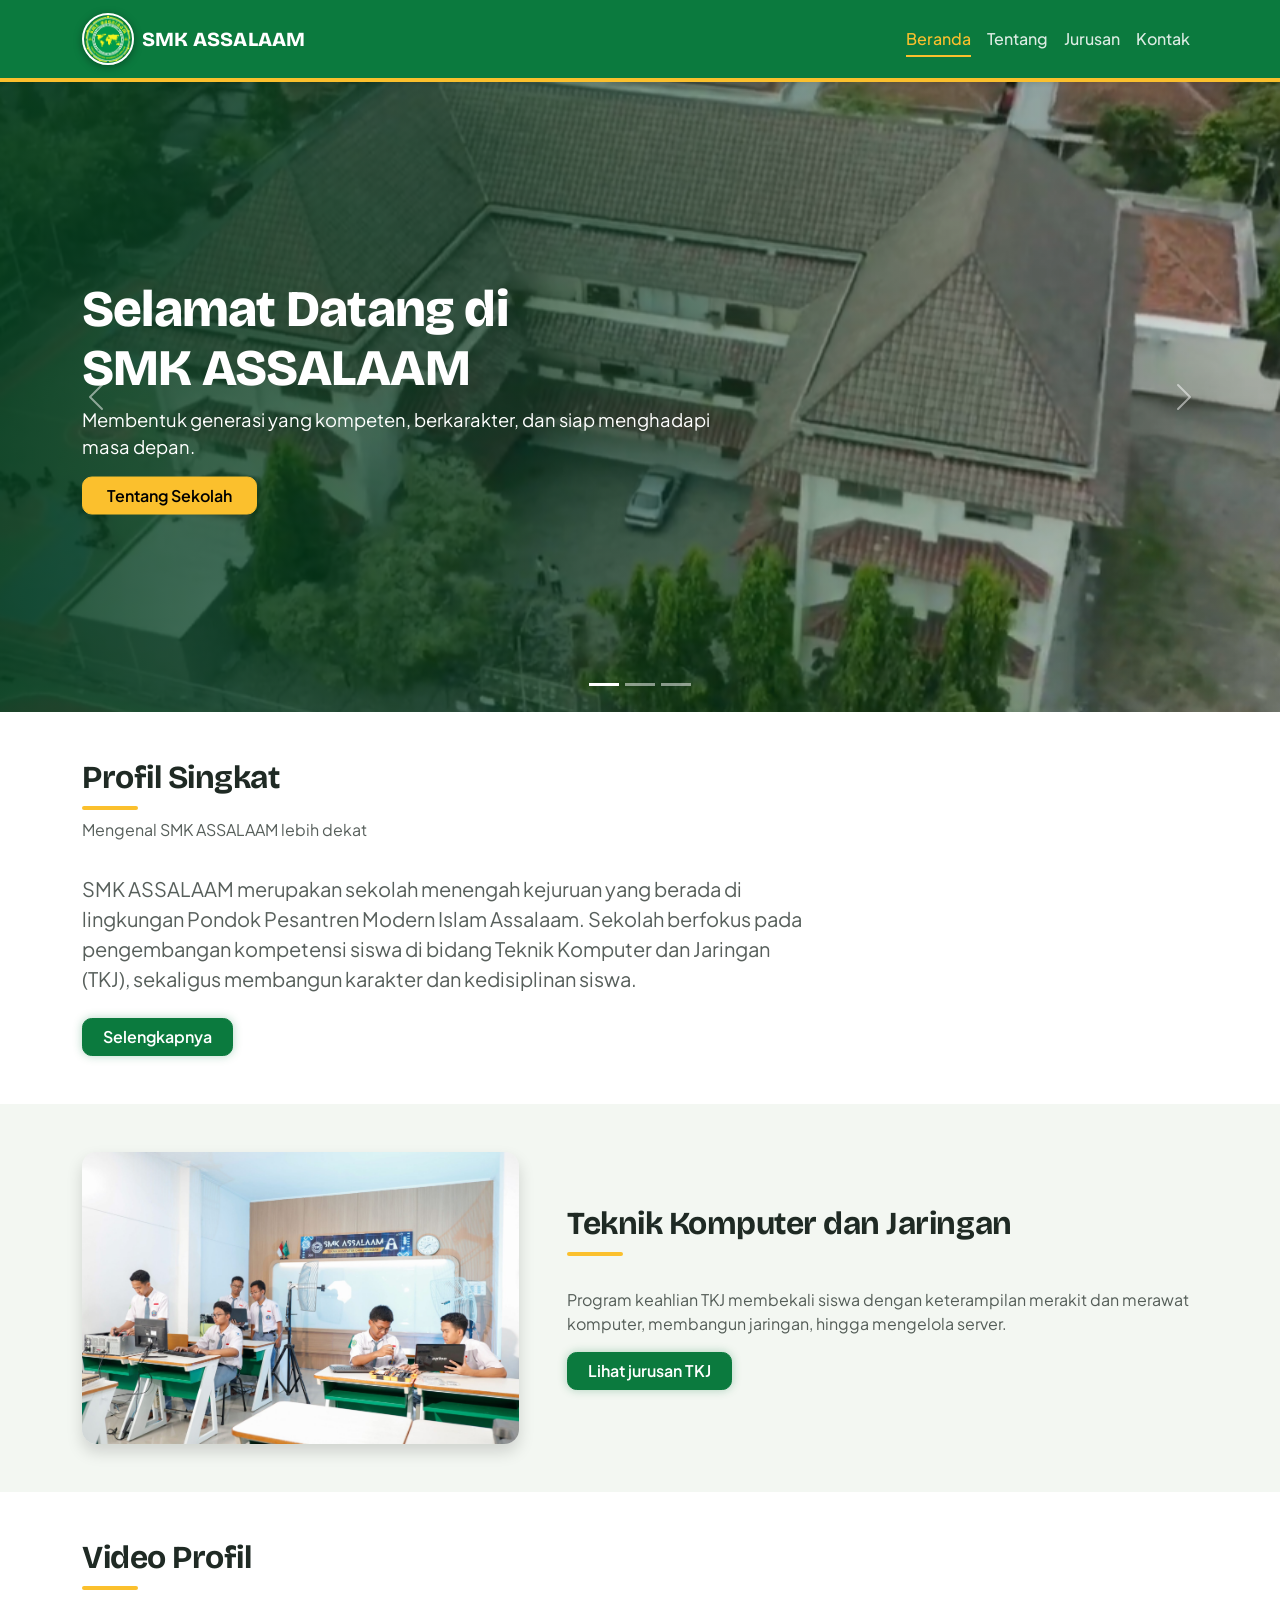
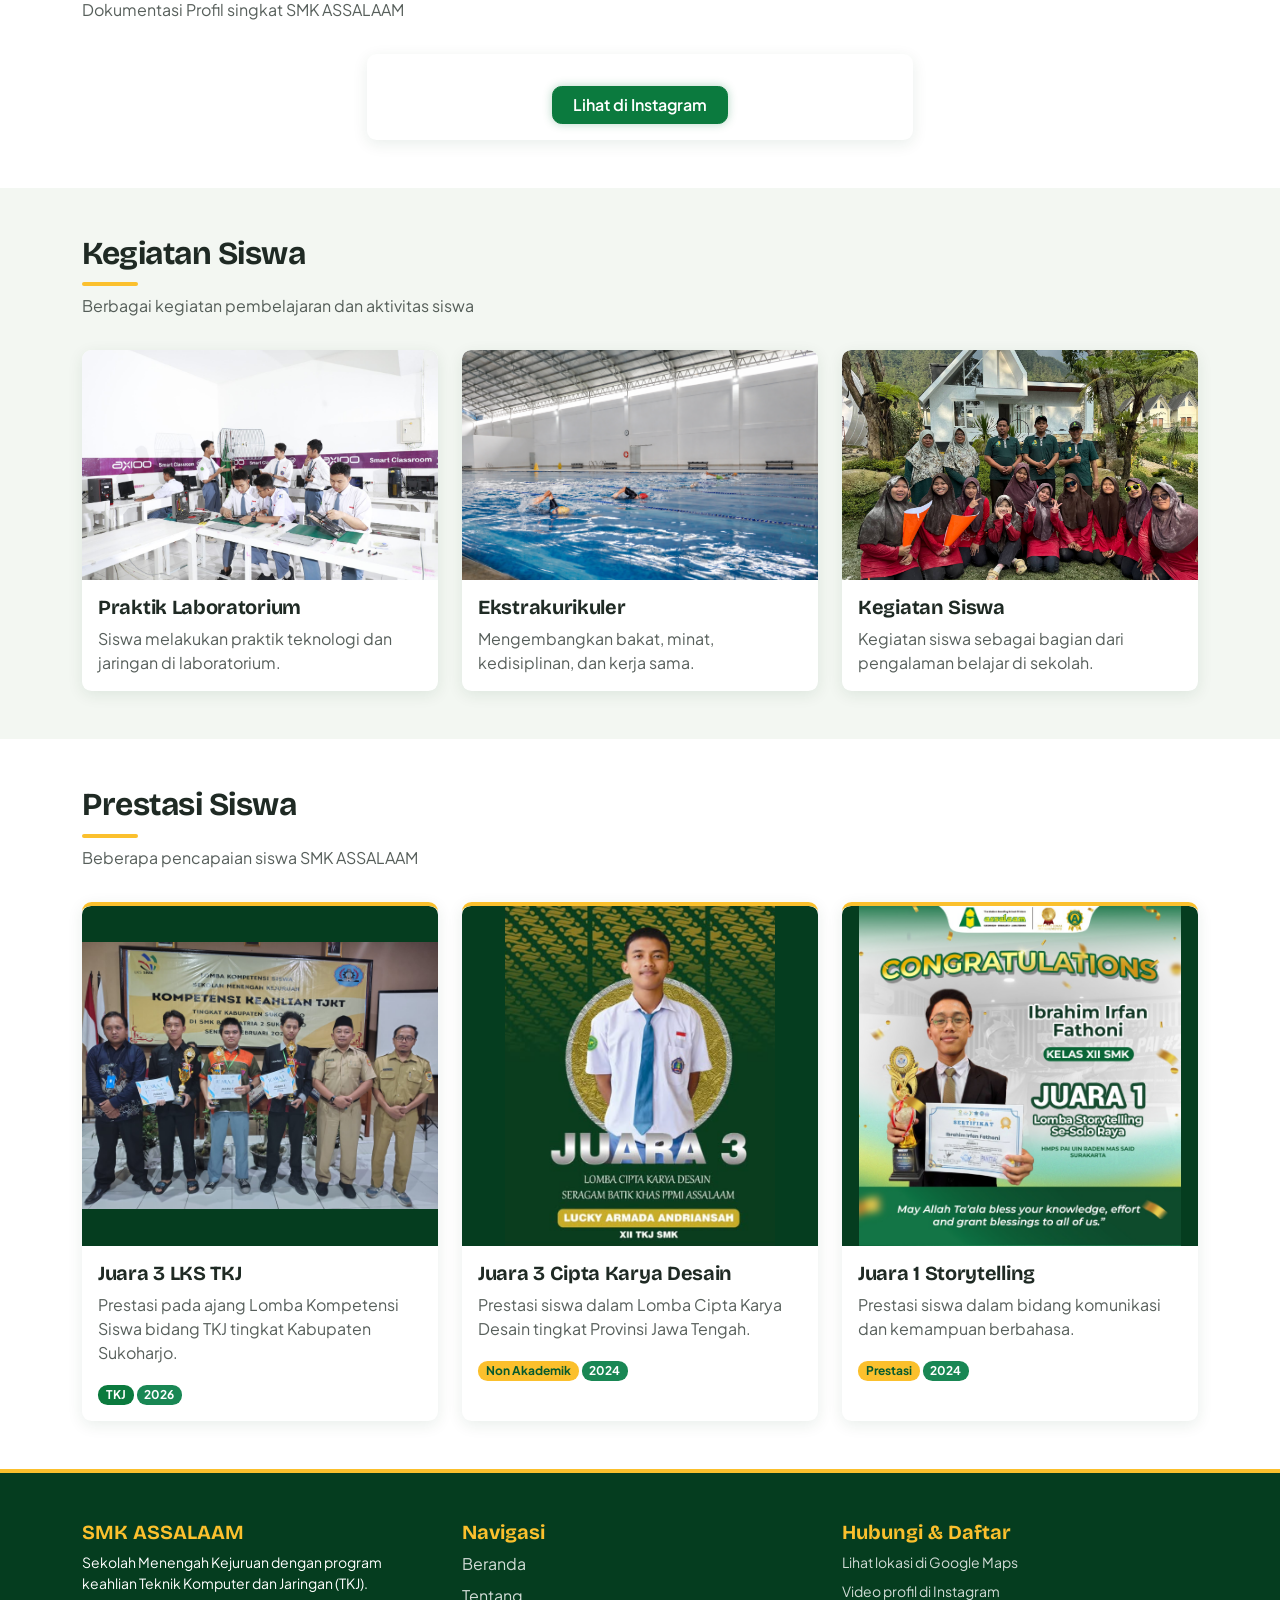
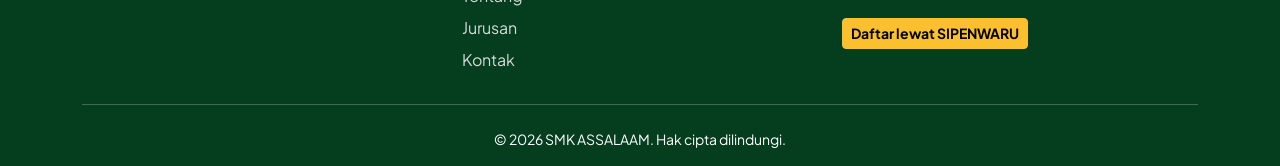
<file: RafiRaditya_XI-TKJ_WebProfilSMKAssalaam/index.html>
<!DOCTYPE html>
<html lang="id">

<head>
    <meta charset="UTF-8">
    <meta name="viewport" content="width=device-width, initial-scale=1.0">
    <meta name="description" content="Website profil SMK ASSALAAM, program keahlian Teknik Komputer dan Jaringan (TKJ).">
    <title>SMK ASSALAAM | Beranda</title>

    <!-- Google Fonts: Bricolage Grotesque (judul) + Plus Jakarta Sans (isi) -->
    <link rel="preconnect" href="https://fonts.googleapis.com">
    <link rel="preconnect" href="https://fonts.gstatic.com" crossorigin>
    <link href="https://fonts.googleapis.com/css2?family=Bricolage+Grotesque:wght@600;700;800&family=Plus+Jakarta+Sans:wght@400;500;600;700&display=swap" rel="stylesheet">

    <!-- CSS hasil compile SCSS (sudah berisi Bootstrap + style kita). -->
    <!-- JANGAN tambahkan bootstrap.min.css lagi di sini. -->
    <link rel="stylesheet" href="css/style.css">
</head>
<body>

    <a class="skip-link" href="#konten">Lompat ke konten</a>

    <!-- ================= NAVBAR ================= -->
    <nav class="navbar navbar-expand-lg navbar-dark bg-primary sticky-top shadow-sm">
        <div class="container">

            <a class="navbar-brand d-flex align-items-center" href="index.html">
                <img src="assets/logo/logo SMK assalaam.png" alt="Logo SMK ASSALAAM" width="46" height="46" class="brand-logo me-2">
                SMK ASSALAAM
            </a>

            <button class="navbar-toggler" type="button" data-bs-toggle="collapse" data-bs-target="#navbarMenu"
                aria-controls="navbarMenu" aria-expanded="false" aria-label="Buka menu navigasi">
                <span class="navbar-toggler-icon"></span>
            </button>

            <div class="collapse navbar-collapse" id="navbarMenu">
                <ul class="navbar-nav ms-auto align-items-lg-center">

                    <li class="nav-item">
                        <a class="nav-link active" href="index.html" aria-current="page">Beranda</a>
                    </li>

                    <li class="nav-item">
                        <a class="nav-link" href="about.html">Tentang</a>
                    </li>

                    <li class="nav-item">
                        <a class="nav-link" href="jurusan.html">Jurusan</a>
                    </li>

                    <li class="nav-item">
                        <a class="nav-link" href="contact.html">Kontak</a>
                    </li>

                </ul>
            </div>

        </div>
    </nav>

    <main id="konten">

    <!-- ================= HERO ================= -->
    <header id="hero">
        <div id="heroCarousel" class="carousel slide" data-bs-ride="carousel" data-bs-interval="5000">

            <div class="carousel-indicators">
                <button type="button" data-bs-target="#heroCarousel" data-bs-slide-to="0" class="active" aria-current="true" aria-label="Slide 1"></button>
                <button type="button" data-bs-target="#heroCarousel" data-bs-slide-to="1" aria-label="Slide 2"></button>
                <button type="button" data-bs-target="#heroCarousel" data-bs-slide-to="2" aria-label="Slide 3"></button>
            </div>

            <div class="carousel-inner">

                <div class="carousel-item active">
                    <img src="assets/images/gedung.png" class="d-block w-100 hero-img" alt="Gedung SMK ASSALAAM">
                    <div class="carousel-caption">
                        <h1>Selamat Datang di SMK ASSALAAM</h1>
                        <p>Membentuk generasi yang kompeten, berkarakter, dan siap menghadapi masa depan.</p>
                        <a href="about.html" class="btn btn-warning px-4">Tentang Sekolah</a>
                    </div>
                </div>

                <div class="carousel-item">
                    <img src="assets/images/fotokelas.jpg" class="d-block w-100 hero-img" alt="Kegiatan pembelajaran di kelas">
                    <div class="carousel-caption">
                        <h2>Belajar dan Berkembang</h2>
                        <p>Meningkatkan kemampuan melalui pembelajaran dan praktik yang berkelanjutan.</p>
                    </div>
                </div>

                <div class="carousel-item">
                    <img src="assets/images/Laboratorium.jpg" class="d-block w-100 hero-img" alt="Laboratorium TKJ">
                    <div class="carousel-caption">
                        <h2>Belajar Teknologi</h2>
                        <p>Mengembangkan kompetensi di bidang Teknik Komputer dan Jaringan.</p>
                    </div>
                </div>

            </div>

            <button class="carousel-control-prev" type="button" data-bs-target="#heroCarousel" data-bs-slide="prev">
                <span class="carousel-control-prev-icon" aria-hidden="true"></span>
                <span class="visually-hidden">Sebelumnya</span>
            </button>
            <button class="carousel-control-next" type="button" data-bs-target="#heroCarousel" data-bs-slide="next">
                <span class="carousel-control-next-icon" aria-hidden="true"></span>
                <span class="visually-hidden">Berikutnya</span>
            </button>

        </div>
    </header>


    <!-- ================= PROFIL SINGKAT ================= -->
    <section class="py-5">
        <div class="container">

            <div class="section-head">
                <h2>Profil Singkat</h2>
                <p>Mengenal SMK ASSALAAM lebih dekat</p>
            </div>

            <div class="row">
                <div class="col-lg-8">
                    <!-- TODO: pastikan kalimat ini sesuai profil resmi sekolah -->
                    <p class="text-muted fs-5">
                        SMK ASSALAAM merupakan sekolah menengah kejuruan yang berada di lingkungan
                        Pondok Pesantren Modern Islam Assalaam. Sekolah berfokus pada pengembangan
                        kompetensi siswa di bidang Teknik Komputer dan Jaringan (TKJ), sekaligus
                        membangun karakter dan kedisiplinan siswa.
                    </p>
                    <a href="about.html" class="btn btn-primary mt-2">Selengkapnya</a>
                </div>
            </div>
        </div>
    </section>


    <!-- ================= JURUSAN TKJ (pengantar) ================= -->
    <section class="py-5 bg-paper">
        <div class="container">
            <div class="row align-items-center g-4 g-lg-5">
                <div class="col-md-5">
                    <img src="assets/images/TKJ.jpg" class="img-fluid rounded-3 shadow" alt="Kegiatan jurusan TKJ" loading="lazy">
                </div>
                <div class="col-md-7">
                    <div class="section-head">
                        <h2>Teknik Komputer dan Jaringan</h2>
                    </div>
                    <p class="text-muted">
                        Program keahlian TKJ membekali siswa dengan keterampilan merakit dan merawat
                        komputer, membangun jaringan, hingga mengelola server.
                    </p>
                    <a href="jurusan.html" class="btn btn-primary">Lihat jurusan TKJ</a>
                </div>
            </div>
        </div>
    </section>


    <!-- ================= VIDEO PROFIL ================= -->
    <section class="py-5" id="video">
        <div class="container">

            <div class="section-head">
                <h2>Video Profil</h2>
                <p>Dokumentasi Profil singkat SMK ASSALAAM</p>
            </div>

            <div class="row justify-content-center">
                <div class="col-md-8 col-lg-6">
                    <div class="card card-smk">
                        <div class="card-body">

                            <blockquote class="instagram-media"
                                data-instgrm-permalink="https://www.instagram.com/reel/DVxZr_EE6CX/"
                                data-instgrm-version="14"
                                style="width:100%; margin:0 auto;">
                            </blockquote>

                            <!-- Cadangan: tetap bisa diklik kalau embed tidak muncul -->
                            <div class="text-center mt-3">
                                <a href="https://www.instagram.com/reel/DVxZr_EE6CX/" target="_blank" rel="noopener noreferrer" class="btn btn-primary">
                                    Lihat di Instagram
                                </a>
                            </div>

                        </div>
                    </div>
                </div>
            </div>
        </div>
    </section>


    <!-- ================= KEGIATAN ================= -->
    <section class="py-5 bg-paper">
        <div class="container">

            <div class="section-head">
                <h2>Kegiatan Siswa</h2>
                <p>Berbagai kegiatan pembelajaran dan aktivitas siswa</p>
            </div>

            <div class="row g-4">

                <div class="col-md-4">
                    <div class="card card-smk h-100">
                        <img src="assets/images/Laboratorium.jpg" class="card-img-top kegiatan-img" alt="Praktik di laboratorium" loading="lazy">
                        <div class="card-body">
                            <h3 class="h5">Praktik Laboratorium</h3>
                            <p class="text-muted mb-0">Siswa melakukan praktik teknologi dan jaringan di laboratorium.</p>
                        </div>
                    </div>
                </div>

                <div class="col-md-4">
                    <div class="card card-smk h-100">
                        <img src="assets/images/ekstra.png" class="card-img-top kegiatan-img" alt="Kegiatan ekstrakurikuler" loading="lazy">
                        <div class="card-body">
                            <h3 class="h5">Ekstrakurikuler</h3>
                            <p class="text-muted mb-0">Mengembangkan bakat, minat, kedisiplinan, dan kerja sama.</p>
                        </div>
                    </div>
                </div>

                <div class="col-md-4">
                    <div class="card card-smk h-100">
                        <img src="assets/images/ftd pi.jpg" class="card-img-top kegiatan-img" alt="Kegiatan siswa" loading="lazy">
                        <div class="card-body">
                            <h3 class="h5">Kegiatan Siswa</h3>
                            <p class="text-muted mb-0">Kegiatan siswa sebagai bagian dari pengalaman belajar di sekolah.</p>
                        </div>
                    </div>
                </div>

            </div>
        </div>
    </section>


    <!-- ================= PRESTASI ================= -->
    <!-- TODO: cocokkan tingkat lomba, tahun, dan juara dengan foto bukti -->
    <section id="prestasi" class="py-5">
        <div class="container">

            <div class="section-head">
                <h2>Prestasi Siswa</h2>
                <p>Beberapa pencapaian siswa SMK ASSALAAM</p>
            </div>

            <div class="row g-4">

                <div class="col-md-6 col-lg-4">
                    <div class="card card-smk prestasi-card h-100">
                        <img src="assets/images/lemon.jpg-1.jpeg" class="card-img-top prestasi-img" alt="Bukti prestasi LKS TKJ" loading="lazy">
                        <div class="card-body">
                            <h3 class="h5">Juara 3 LKS TKJ</h3>
                            <p class="text-muted">Prestasi pada ajang Lomba Kompetensi Siswa bidang TKJ tingkat Kabupaten Sukoharjo.</p>
                            <span class="badge bg-primary">TKJ</span>
                            <span class="badge bg-success">2026</span>
                        </div>
                    </div>
                </div>

                <div class="col-md-6 col-lg-4">
                    <div class="card card-smk prestasi-card h-100">
                        <img src="assets/images/prestasi2.png" class="card-img-top prestasi-img" alt="Bukti prestasi Cipta Karya Desain" loading="lazy">
                        <div class="card-body">
                            <h3 class="h5">Juara 3 Cipta Karya Desain</h3>
                            <p class="text-muted">Prestasi siswa dalam Lomba Cipta Karya Desain tingkat Provinsi Jawa Tengah.</p>
                            <span class="badge bg-warning text-dark">Non Akademik</span>
                            <span class="badge bg-success">2024</span>
                        </div>
                    </div>
                </div>

                <div class="col-md-6 col-lg-4">
                    <div class="card card-smk prestasi-card h-100">
                        <img src="assets/images/ibrahim.png" class="card-img-top prestasi-img" alt="Bukti prestasi Storytelling" loading="lazy">
                        <div class="card-body">
                            <h3 class="h5">Juara 1 Storytelling</h3>
                            <p class="text-muted">Prestasi siswa dalam bidang komunikasi dan kemampuan berbahasa.</p>
                            <span class="badge bg-warning text-dark">Prestasi</span>
                            <span class="badge bg-success">2024</span>
                        </div>
                    </div>
                </div>

            </div>
        </div>
    </section>

    </main>

    <!-- ================= FOOTER ================= -->
    <footer class="site-footer pt-5 pb-3">
        <div class="container">
            <div class="row g-4">

                <div class="col-md-4">
                    <h5 class="fw-bold">SMK ASSALAAM</h5>
                    <p class="small mb-0">
                        Sekolah Menengah Kejuruan dengan program keahlian
                        Teknik Komputer dan Jaringan (TKJ).
                    </p>
                </div>

                <div class="col-md-4">
                    <h5 class="fw-bold">Navigasi</h5>
                    <ul class="list-unstyled mb-0">
                        <li><a href="index.html" class="footer-link">Beranda</a></li>
                        <li><a href="about.html" class="footer-link">Tentang</a></li>
                        <li><a href="jurusan.html" class="footer-link">Jurusan</a></li>
                        <li><a href="contact.html" class="footer-link">Kontak</a></li>
                    </ul>
                </div>

                <div class="col-md-4">
                    <h5 class="fw-bold">Hubungi &amp; Daftar</h5>
                    <ul class="list-unstyled small mb-2">
                        <li><a href="https://maps.app.goo.gl/K5ogmkAw2ahFsY8n6" target="_blank" rel="noopener noreferrer" class="footer-link">Lihat lokasi di Google Maps</a></li>
                        <li><a href="https://www.instagram.com/reel/DVxZr_EE6CX/" target="_blank" rel="noopener noreferrer" class="footer-link">Video profil di Instagram</a></li>
                    </ul>
                    <a href="https://sipenwaru.assalaam.or.id/" target="_blank" rel="noopener noreferrer" class="btn btn-warning btn-sm fw-bold">
                        Daftar lewat SIPENWARU
                    </a>
                </div>

            </div>

            <hr class="border-light opacity-25 my-4">

            <p class="text-center small mb-0">&copy; 2026 SMK ASSALAAM. Hak cipta dilindungi.</p>
        </div>
    </footer>

    <!-- Bootstrap JS (lokal) -->
    <script src="bootstrap/dist/js/bootstrap.bundle.min.js"></script>

    <!-- Instagram Embed (butuh internet) -->
    <script async src="https://www.instagram.com/embed.js"></script>

</body>
</html>
</file>
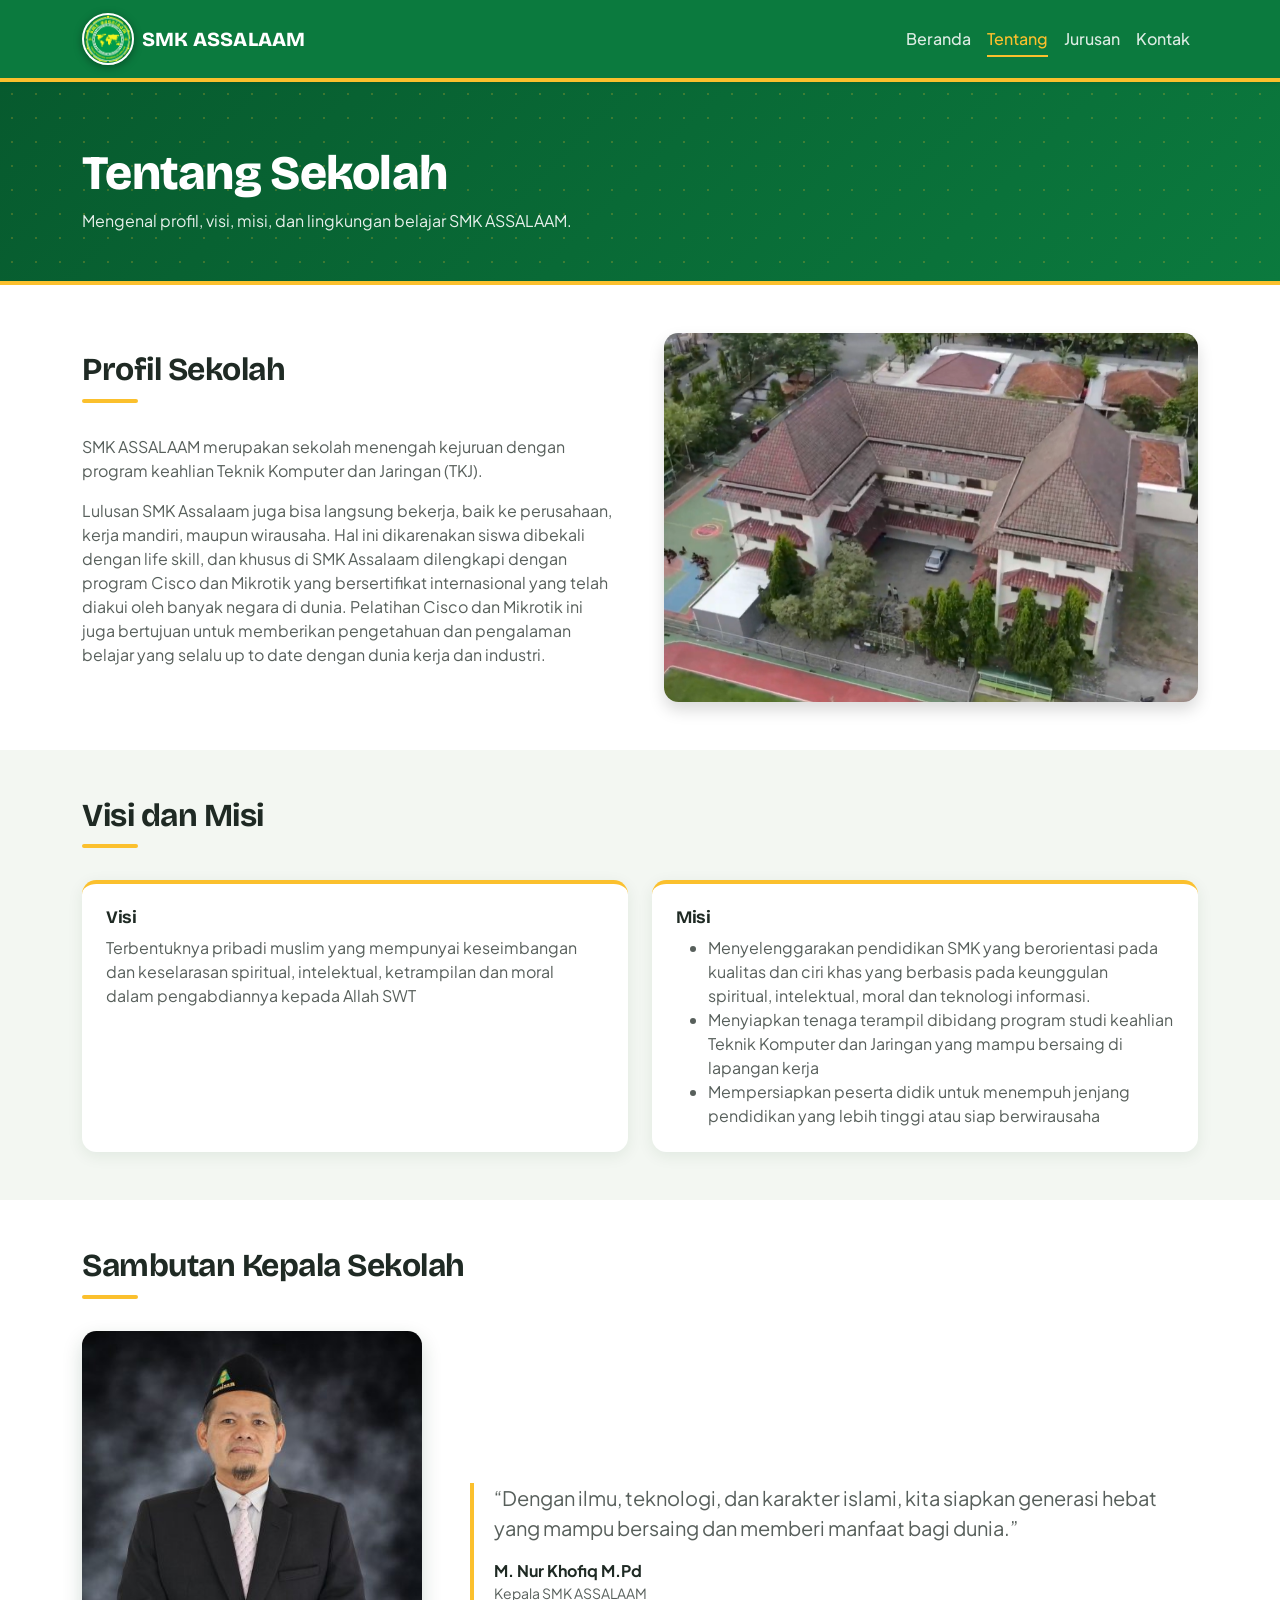
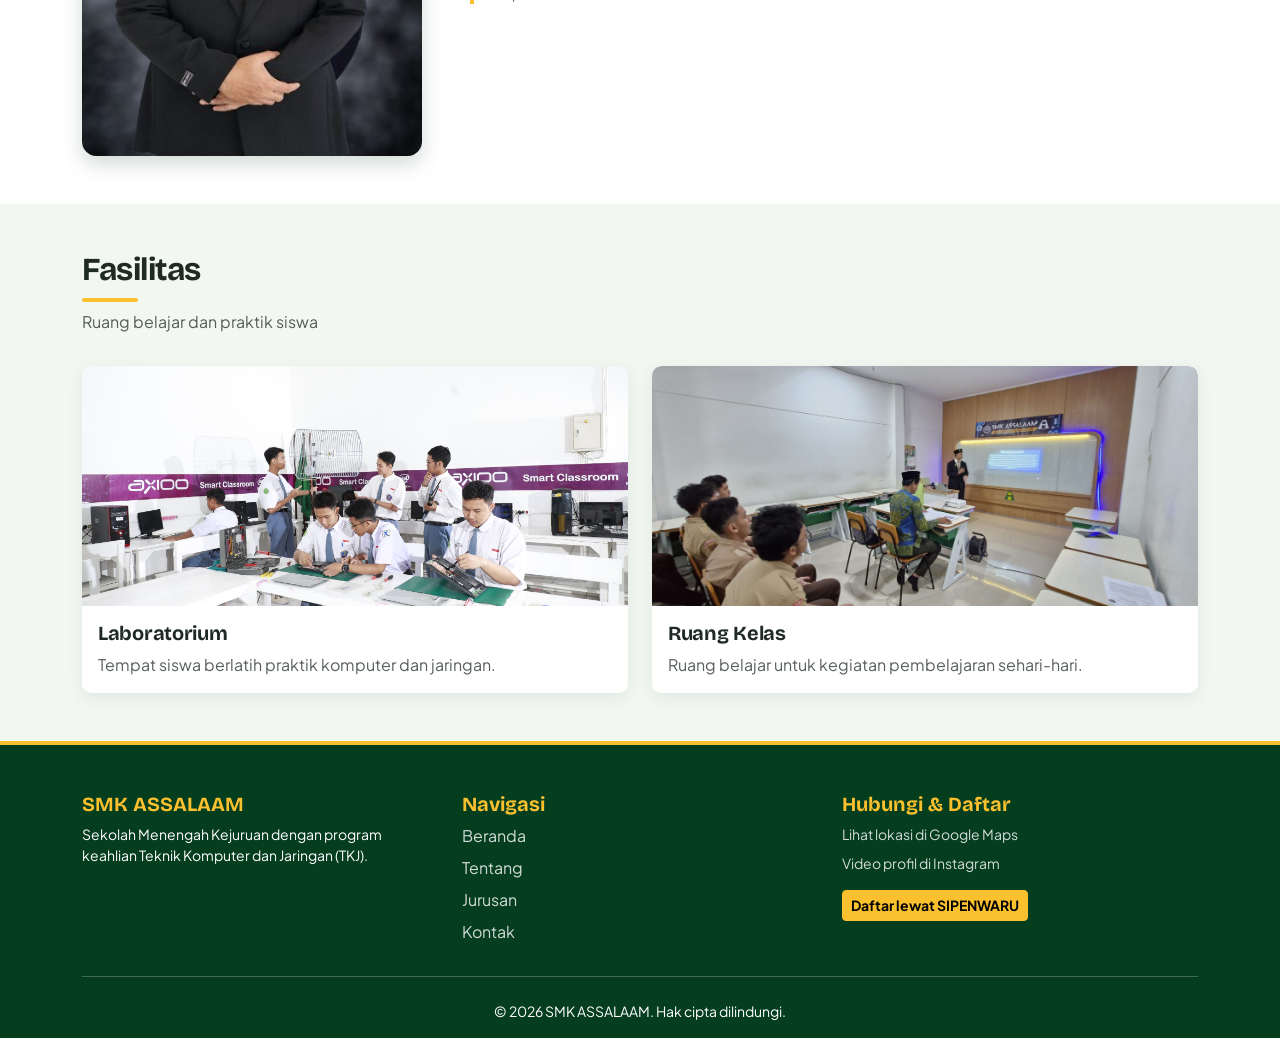
<file: RafiRaditya_XI-TKJ_WebProfilSMKAssalaam/about.html>
<!DOCTYPE html>
<html lang="id">

<head>
    <meta charset="UTF-8">
    <meta name="viewport" content="width=device-width, initial-scale=1.0">
    <meta name="description" content="Profil, sejarah, visi dan misi SMK ASSALAAM.">
    <title>SMK ASSALAAM | Tentang Sekolah</title>

    <!-- Google Fonts: Bricolage Grotesque (judul) + Plus Jakarta Sans (isi) -->
    <link rel="preconnect" href="https://fonts.googleapis.com">
    <link rel="preconnect" href="https://fonts.gstatic.com" crossorigin>
    <link href="https://fonts.googleapis.com/css2?family=Bricolage+Grotesque:wght@600;700;800&family=Plus+Jakarta+Sans:wght@400;500;600;700&display=swap" rel="stylesheet">

    <!-- CSS hasil compile SCSS (sudah berisi Bootstrap + style kita). -->
    <!-- JANGAN tambahkan bootstrap.min.css lagi di sini. -->
    <link rel="stylesheet" href="css/style.css">
</head>
<body>

    <a class="skip-link" href="#konten">Lompat ke konten</a>

    <!-- ================= NAVBAR ================= -->
    <nav class="navbar navbar-expand-lg navbar-dark bg-primary sticky-top shadow-sm">
        <div class="container">

            <a class="navbar-brand d-flex align-items-center" href="index.html">
                <img src="assets/logo/logo SMK assalaam.png" alt="Logo SMK ASSALAAM" width="46" height="46" class="brand-logo me-2">
                SMK ASSALAAM
            </a>

            <button class="navbar-toggler" type="button" data-bs-toggle="collapse" data-bs-target="#navbarMenu"
                aria-controls="navbarMenu" aria-expanded="false" aria-label="Buka menu navigasi">
                <span class="navbar-toggler-icon"></span>
            </button>

            <div class="collapse navbar-collapse" id="navbarMenu">
                <ul class="navbar-nav ms-auto align-items-lg-center">

                    <li class="nav-item">
                        <a class="nav-link" href="index.html">Beranda</a>
                    </li>

                    <li class="nav-item">
                        <a class="nav-link active" href="about.html" aria-current="page">Tentang</a>
                    </li>

                    <li class="nav-item">
                        <a class="nav-link" href="jurusan.html">Jurusan</a>
                    </li>

                    <li class="nav-item">
                        <a class="nav-link" href="contact.html">Kontak</a>
                    </li>

                </ul>
            </div>

        </div>
    </nav>

    <header class="page-header">
        <div class="container">
            <h1>Tentang Sekolah</h1>
            <p>Mengenal profil, visi, misi, dan lingkungan belajar SMK ASSALAAM.</p>
        </div>
    </header>

    <main id="konten">

    <!-- ================= PROFIL & SEJARAH ================= -->
    <section class="py-5">
        <div class="container">
            <div class="row g-4 g-lg-5 align-items-center">
                <div class="col-lg-6">

            <div class="section-head">
                <h2>Profil Sekolah</h2>
            </div>

                    <p class="text-muted">
                        SMK ASSALAAM merupakan sekolah menengah kejuruan dengan program keahlian
                        Teknik Komputer dan Jaringan (TKJ).
                    </p>
                    <p class="text-muted">
                        <!-- TODO: isi sejarah singkat dari sumber resmi sekolah (tahun berdiri, dll.) -->
                        <span>Lulusan SMK Assalaam juga bisa langsung bekerja, baik ke perusahaan, kerja mandiri, maupun wirausaha. Hal ini dikarenakan siswa dibekali dengan life skill, dan khusus di SMK Assalaam dilengkapi dengan program Cisco dan Mikrotik yang bersertifikat internasional yang telah diakui oleh banyak negara di dunia. Pelatihan Cisco dan Mikrotik ini juga bertujuan untuk memberikan pengetahuan dan pengalaman belajar yang selalu up to date dengan dunia kerja dan industri. </span>
                    </p>
                </div>
                <div class="col-lg-6">
                    <img src="assets/images/gedung.png" class="img-fluid rounded-3 shadow" alt="Gedung SMK ASSALAAM" loading="lazy">
                </div>
            </div>
        </div>
    </section>


    <!-- ================= VISI & MISI ================= -->
    <section class="py-5 bg-paper">
        <div class="container">

            <div class="section-head">
                <h2>Visi dan Misi</h2>
            </div>

            <div class="row g-4">
                <div class="col-md-6">
                    <div class="kontak-card">
                        <h3>Visi</h3>
                        <p class="text-muted"><span>Terbentuknya pribadi muslim yang mempunyai keseimbangan dan keselarasan spiritual, intelektual, ketrampilan dan moral dalam pengabdiannya kepada Allah SWT</span></p>
                    </div>
                </div>
                <div class="col-md-6">
                    <div class="kontak-card">
                        <h3>Misi</h3>
                        <ul class="text-muted mb-0">
                            <li><span>Menyelenggarakan pendidikan SMK yang berorientasi pada kualitas dan ciri khas yang berbasis pada keunggulan spiritual, intelektual, moral dan teknologi informasi.</span></li>
                            <li><span>Menyiapkan tenaga terampil dibidang program studi keahlian Teknik Komputer dan Jaringan yang mampu bersaing di lapangan kerja</span></li>
                            <li><span>Mempersiapkan peserta didik untuk menempuh jenjang pendidikan yang lebih tinggi atau siap berwirausaha</span></li>
                        </ul>
                    </div>
                </div>
            </div>
        </div>
    </section>


    <!-- ================= SAMBUTAN KEPALA SEKOLAH ================= -->
    <section class="py-5">
        <div class="container">

            <div class="section-head">
                <h2>Sambutan Kepala Sekolah</h2>
            </div>

            <div class="row g-4 g-lg-5 align-items-center">
                <div class="col-8 col-sm-6 col-md-4 mx-auto mx-md-0">
                    <img src="assets/images/kepalasekollah.jpg" class="kepsek-foto" alt="Foto Kepala Sekolah SMK ASSALAAM" loading="lazy">
                </div>
                <div class="col-md-8">
                    <div class="sambutan">
                        <p class="text-muted fs-5">
                            <span>“Dengan ilmu, teknologi, dan karakter islami, kita siapkan generasi hebat yang mampu bersaing dan memberi manfaat bagi dunia.”</span>
                        </p>
                        <p class="fw-bold mb-0"><span>M. Nur Khofiq M.Pd</span></p>
                        <p class="text-muted small mb-0">Kepala SMK ASSALAAM</p>
                    </div>
                </div>
            </div>
        </div>
    </section>


    <!-- ================= FASILITAS ================= -->
    <section class="py-5 bg-paper">
        <div class="container">

            <div class="section-head">
                <h2>Fasilitas</h2>
                <p>Ruang belajar dan praktik siswa</p>
            </div>

            <div class="row g-4">

                <div class="col-md-6">
                    <div class="card card-smk h-100">
                        <img src="assets/images/Laboratorium.jpg" class="card-img-top fasilitas-img" alt="Laboratorium komputer" loading="lazy">
                        <div class="card-body">
                            <h3 class="h5">Laboratorium</h3>
                            <p class="text-muted mb-0">Tempat siswa berlatih praktik komputer dan jaringan.</p>
                        </div>
                    </div>
                </div>

                <div class="col-md-6">
                    <div class="card card-smk h-100">
                        <img src="assets/images/fotokelas.jpg" class="card-img-top fasilitas-img" alt="Ruang kelas" loading="lazy">
                        <div class="card-body">
                            <h3 class="h5">Ruang Kelas</h3>
                            <p class="text-muted mb-0">Ruang belajar untuk kegiatan pembelajaran sehari-hari.</p>
                        </div>
                    </div>
                </div>

            </div>
        </div>
    </section>

    </main>

    <!-- ================= FOOTER ================= -->
    <footer class="site-footer pt-5 pb-3">
        <div class="container">
            <div class="row g-4">

                <div class="col-md-4">
                    <h5 class="fw-bold">SMK ASSALAAM</h5>
                    <p class="small mb-0">
                        Sekolah Menengah Kejuruan dengan program keahlian
                        Teknik Komputer dan Jaringan (TKJ).
                    </p>
                </div>

                <div class="col-md-4">
                    <h5 class="fw-bold">Navigasi</h5>
                    <ul class="list-unstyled mb-0">
                        <li><a href="index.html" class="footer-link">Beranda</a></li>
                        <li><a href="about.html" class="footer-link">Tentang</a></li>
                        <li><a href="jurusan.html" class="footer-link">Jurusan</a></li>
                        <li><a href="contact.html" class="footer-link">Kontak</a></li>
                    </ul>
                </div>

                <div class="col-md-4">
                    <h5 class="fw-bold">Hubungi &amp; Daftar</h5>
                    <ul class="list-unstyled small mb-2">
                        <li><a href="https://maps.app.goo.gl/K5ogmkAw2ahFsY8n6" target="_blank" rel="noopener noreferrer" class="footer-link">Lihat lokasi di Google Maps</a></li>
                        <li><a href="https://www.instagram.com/reel/DVxZr_EE6CX/" target="_blank" rel="noopener noreferrer" class="footer-link">Video profil di Instagram</a></li>
                    </ul>
                    <a href="https://sipenwaru.assalaam.or.id/" target="_blank" rel="noopener noreferrer" class="btn btn-warning btn-sm fw-bold">
                        Daftar lewat SIPENWARU
                    </a>
                </div>

            </div>

            <hr class="border-light opacity-25 my-4">

            <p class="text-center small mb-0">&copy; 2026 SMK ASSALAAM. Hak cipta dilindungi.</p>
        </div>
    </footer>

    <!-- Bootstrap JS (lokal) -->
    <script src="bootstrap/dist/js/bootstrap.bundle.min.js"></script>

</body>
</html>
</file>
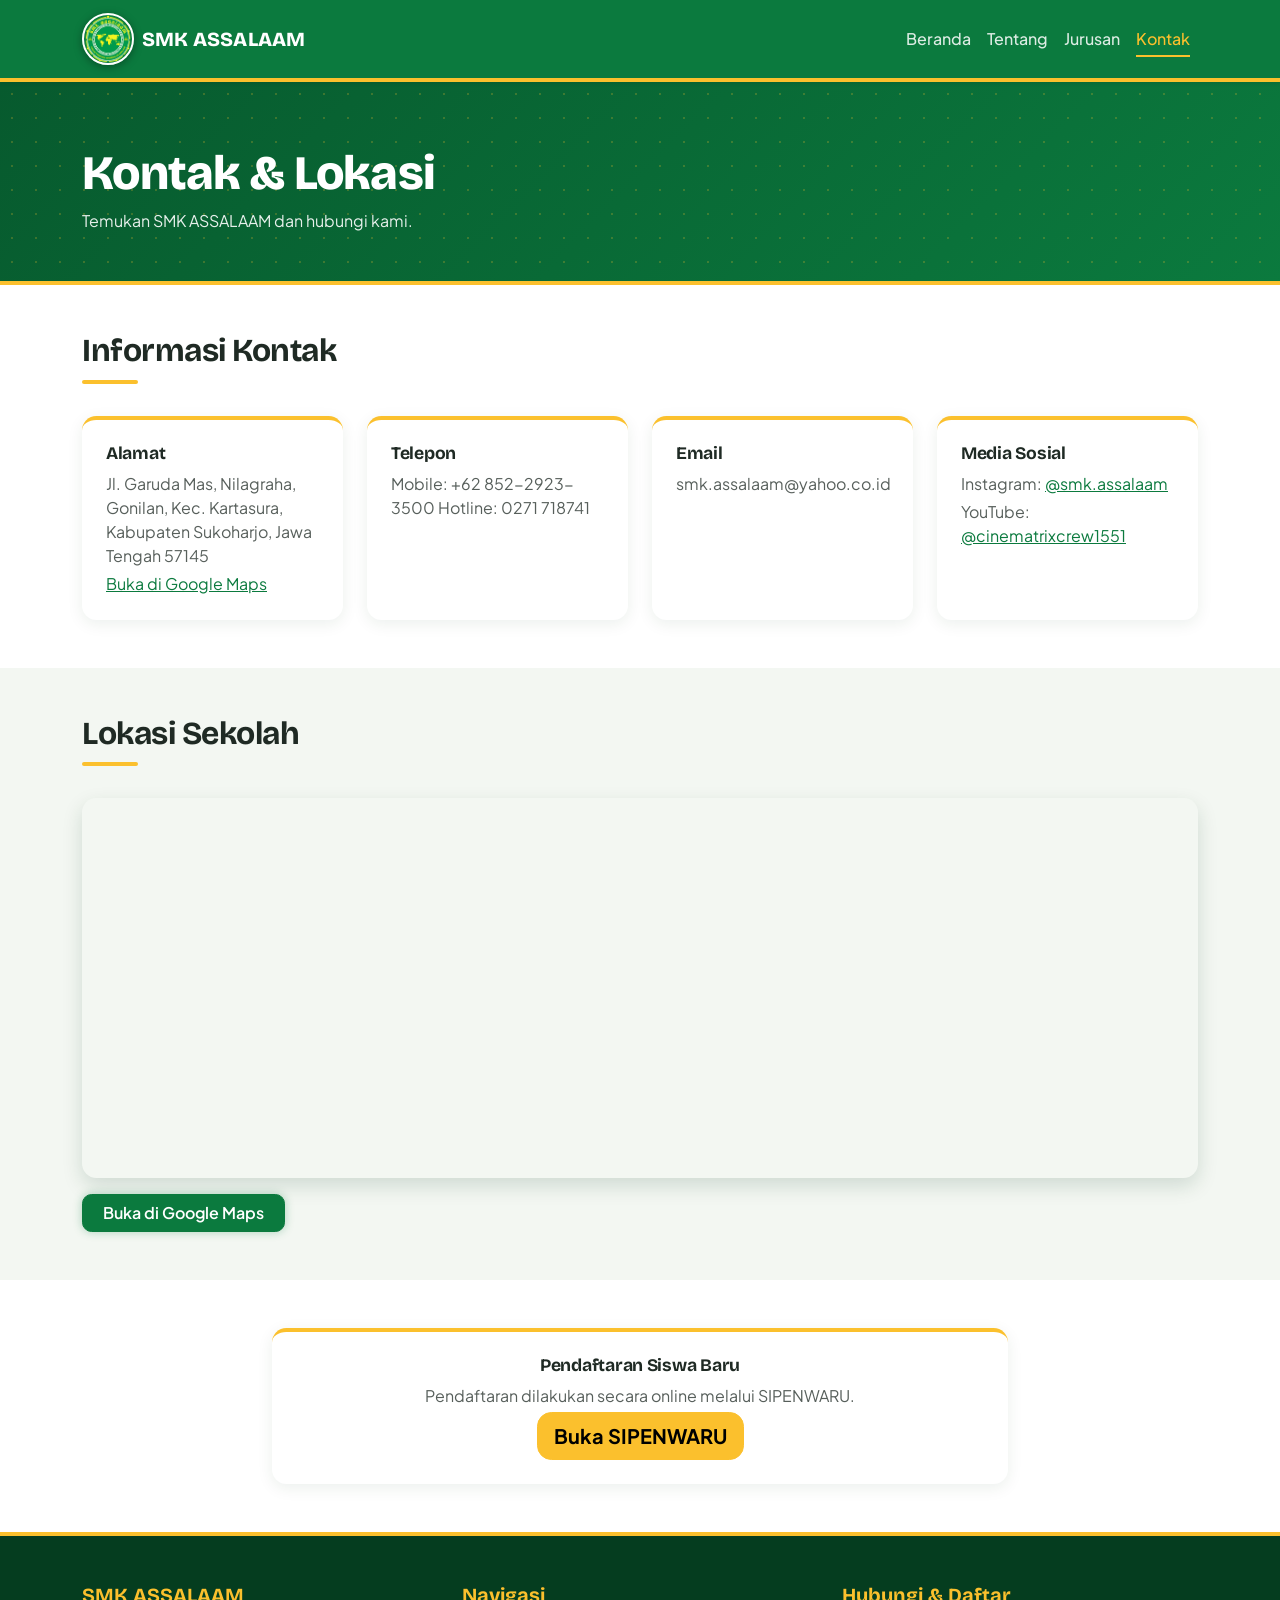
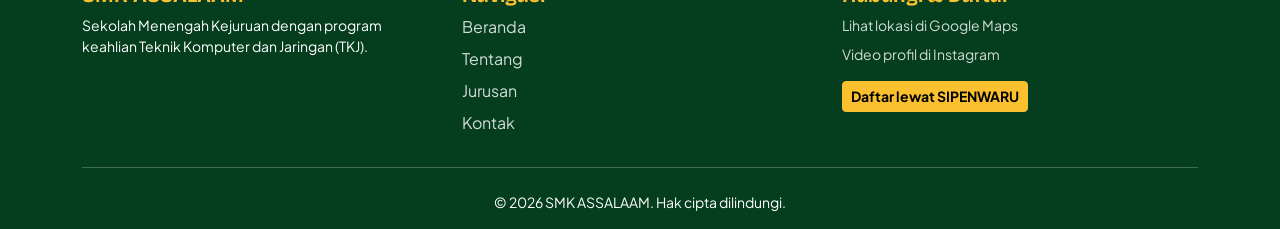
<file: RafiRaditya_XI-TKJ_WebProfilSMKAssalaam/contact.html>
<!DOCTYPE html>
<html lang="id">

<head>
    <meta charset="UTF-8">
    <meta name="viewport" content="width=device-width, initial-scale=1.0">
    <meta name="description" content="Alamat, kontak, lokasi, dan pendaftaran SMK ASSALAAM.">
    <title>SMK ASSALAAM | Kontak</title>

    <!-- Google Fonts: Bricolage Grotesque (judul) + Plus Jakarta Sans (isi) -->
    <link rel="preconnect" href="https://fonts.googleapis.com">
    <link rel="preconnect" href="https://fonts.gstatic.com" crossorigin>
    <link href="https://fonts.googleapis.com/css2?family=Bricolage+Grotesque:wght@600;700;800&family=Plus+Jakarta+Sans:wght@400;500;600;700&display=swap" rel="stylesheet">

    <!-- CSS hasil compile SCSS (sudah berisi Bootstrap + style kita). -->
    <!-- JANGAN tambahkan bootstrap.min.css lagi di sini. -->
    <link rel="stylesheet" href="css/style.css">
</head>
<body>

    <a class="skip-link" href="#konten">Lompat ke konten</a>

    <!-- ================= NAVBAR ================= -->
    <nav class="navbar navbar-expand-lg navbar-dark bg-primary sticky-top shadow-sm">
        <div class="container">

            <a class="navbar-brand d-flex align-items-center" href="index.html">
                <img src="assets/logo/logo SMK assalaam.png" alt="Logo SMK ASSALAAM" width="46" height="46" class="brand-logo me-2">
                SMK ASSALAAM
            </a>

            <button class="navbar-toggler" type="button" data-bs-toggle="collapse" data-bs-target="#navbarMenu"
                aria-controls="navbarMenu" aria-expanded="false" aria-label="Buka menu navigasi">
                <span class="navbar-toggler-icon"></span>
            </button>

            <div class="collapse navbar-collapse" id="navbarMenu">
                <ul class="navbar-nav ms-auto align-items-lg-center">

                    <li class="nav-item">
                        <a class="nav-link" href="index.html">Beranda</a>
                    </li>

                    <li class="nav-item">
                        <a class="nav-link" href="about.html">Tentang</a>
                    </li>

                    <li class="nav-item">
                        <a class="nav-link" href="jurusan.html">Jurusan</a>
                    </li>

                    <li class="nav-item">
                        <a class="nav-link active" href="contact.html" aria-current="page">Kontak</a>
                    </li>

                </ul>
            </div>

        </div>
    </nav>

    <header class="page-header">
        <div class="container">
            <h1>Kontak &amp; Lokasi</h1>
            <p>Temukan SMK ASSALAAM dan hubungi kami.</p>
        </div>
    </header>

    <main id="konten">

    <!-- ================= INFO KONTAK ================= -->
    <section class="py-5">
        <div class="container">

            <div class="section-head">
                <h2>Informasi Kontak</h2>
            </div>

            <!-- TODO: isi dengan data RESMI dari sekolah. Jangan pakai nomor/email contoh. -->
            <div class="row g-4">
                <div class="col-md-6 col-lg-3">
                    <div class="kontak-card">
                        <h3>Alamat</h3>
                        <p class="text-muted"><span>Jl. Garuda Mas, Nilagraha, Gonilan, Kec. Kartasura, Kabupaten Sukoharjo, Jawa Tengah 57145</span></p>
                        <a href="https://maps.app.goo.gl/GfibfrXqtw5YbiGE8" target="_blank" rel="noopener noreferrer">Buka di Google Maps</a>
                    </div>
                </div>
                <div class="col-md-6 col-lg-3">
                    <div class="kontak-card">
                        <h3>Telepon</h3>
                        <p class="text-muted"><span>Mobile: +62 852-2923-3500
                            Hotline: 0271 718741</span></p>
                    </div>
                </div>
                <div class="col-md-6 col-lg-3">
                    <div class="kontak-card">
                        <h3>Email</h3>
                        <p class="text-muted"><span>smk.assalaam@yahoo.co.id</span></p>
                    </div>
                </div>
                <div class="col-md-6 col-lg-3">
    <div class="kontak-card">
        <h3>Media Sosial</h3>
        <p class="text-muted">
            Instagram:
            <a href="https://www.instagram.com/smk.assalaam/" target="_blank" rel="noopener noreferrer">@smk.assalaam</a>
        </p>
        <p class="text-muted">
            YouTube:
            <a href="https://www.youtube.com/@cinematrixcrew1551" target="_blank" rel="noopener noreferrer">@cinematrixcrew1551</a>
        </p>
    </div>
</div>
            </div>
        </div>
    </section>


    <!-- ================= PETA ================= -->
    <section class="py-5 bg-paper">
        <div class="container">

            <div class="section-head">
                <h2>Lokasi Sekolah</h2>
            </div>

            <!-- Titik peta diambil dari koordinat tautan Google Maps yang kamu berikan -->
            <iframe class="map-frame"
                title="Peta lokasi SMK ASSALAAM"
                src="https://www.google.com/maps/embed?pb=!1m18!1m12!1m3!1d3955.2031513645984!2d110.76821767482896!3d-7.552813992460898!2m3!1f0!2f0!3f0!3m2!1i1024!2i768!4f13.1!3m3!1m2!1s0x2e7a145d1e313387%3A0x4c132415e7d432a3!2sSMK%20Assalaam!5e0!3m2!1sid!2sid!4v1792848061386!5m2!1sid!2sid" width="600" height="450" style="border:0;" allowfullscreen="" loading="lazy" referrerpolicy="strict-origin-when-cross-origin">
                loading="lazy"
                referrerpolicy="no-referrer-when-downgrade"
                allowfullscreen></iframe>

            <div class="mt-3">
                <a href="https://maps.app.goo.gl/K5ogmkAw2ahFsY8n6" target="_blank" rel="noopener noreferrer" class="btn btn-primary">Buka di Google Maps</a>
            </div>
        </div>
    </section>


    <!-- ================= PENDAFTARAN ================= -->
    <section class="py-5">
        <div class="container">
            <div class="row justify-content-center">
                <div class="col-lg-8">
                    <div class="kontak-card text-center py-4">
                        <h2 class="h3">Pendaftaran Siswa Baru</h2>
                        <p class="text-muted">Pendaftaran dilakukan secara online melalui SIPENWARU.</p>
                        <a href="https://sipenwaru.assalaam.or.id/" target="_blank" rel="noopener noreferrer" class="btn btn-warning btn-lg fw-bold">
                            Buka SIPENWARU
                        </a>
                    </div>
                </div>
            </div>
        </div>
    </section>

    </main>

    <!-- ================= FOOTER ================= -->
    <footer class="site-footer pt-5 pb-3">
        <div class="container">
            <div class="row g-4">

                <div class="col-md-4">
                    <h5 class="fw-bold">SMK ASSALAAM</h5>
                    <p class="small mb-0">
                        Sekolah Menengah Kejuruan dengan program keahlian
                        Teknik Komputer dan Jaringan (TKJ).
                    </p>
                </div>

                <div class="col-md-4">
                    <h5 class="fw-bold">Navigasi</h5>
                    <ul class="list-unstyled mb-0">
                        <li><a href="index.html" class="footer-link">Beranda</a></li>
                        <li><a href="about.html" class="footer-link">Tentang</a></li>
                        <li><a href="jurusan.html" class="footer-link">Jurusan</a></li>
                        <li><a href="contact.html" class="footer-link">Kontak</a></li>
                    </ul>
                </div>

                <div class="col-md-4">
                    <h5 class="fw-bold">Hubungi &amp; Daftar</h5>
                    <ul class="list-unstyled small mb-2">
                        <li><a href="https://maps.app.goo.gl/K5ogmkAw2ahFsY8n6" target="_blank" rel="noopener noreferrer" class="footer-link">Lihat lokasi di Google Maps</a></li>
                        <li><a href="https://www.instagram.com/reel/DVxZr_EE6CX/" target="_blank" rel="noopener noreferrer" class="footer-link">Video profil di Instagram</a></li>
                    </ul>
                    <a href="https://sipenwaru.assalaam.or.id/" target="_blank" rel="noopener noreferrer" class="btn btn-warning btn-sm fw-bold">
                        Daftar lewat SIPENWARU
                    </a>
                </div>

            </div>

            <hr class="border-light opacity-25 my-4">

            <p class="text-center small mb-0">&copy; 2026 SMK ASSALAAM. Hak cipta dilindungi.</p>
        </div>
    </footer>

    <!-- Bootstrap JS (lokal) -->
    <script src="bootstrap/dist/js/bootstrap.bundle.min.js"></script>

</body>
</html>
</file>
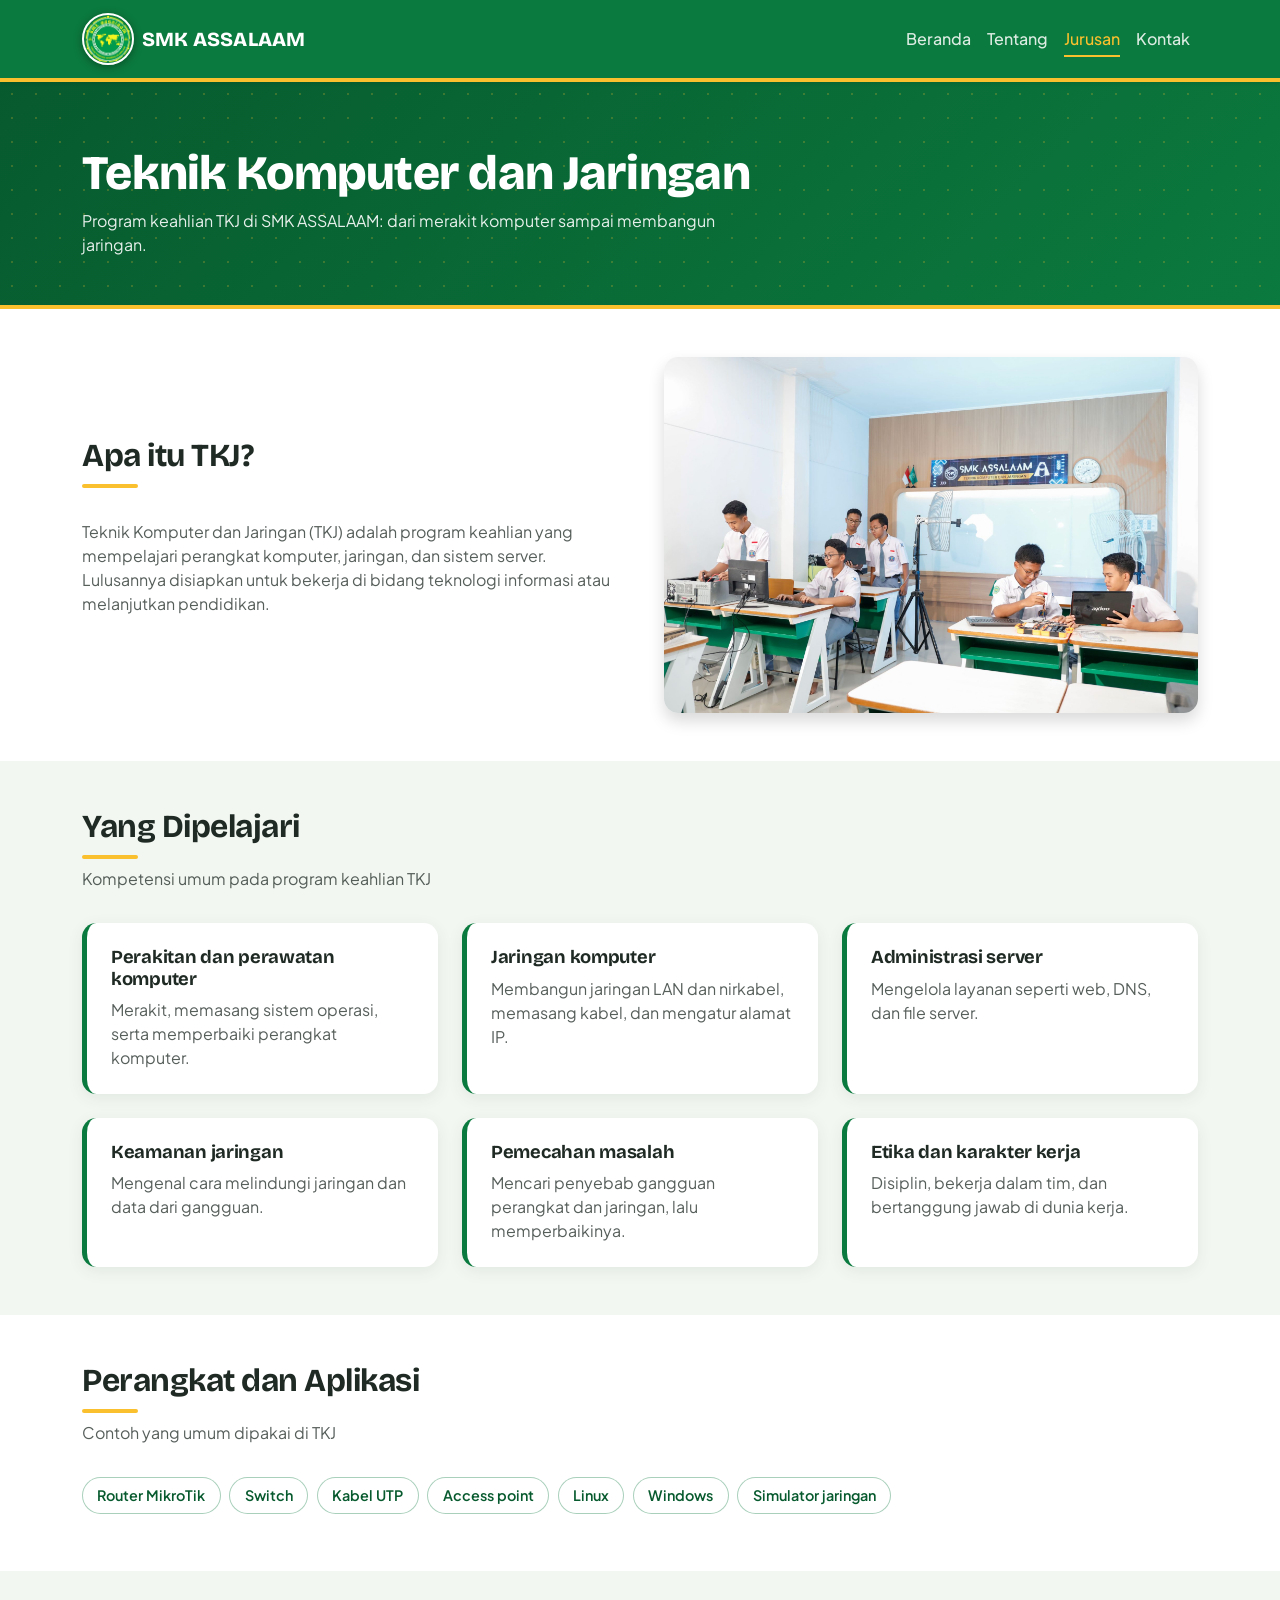
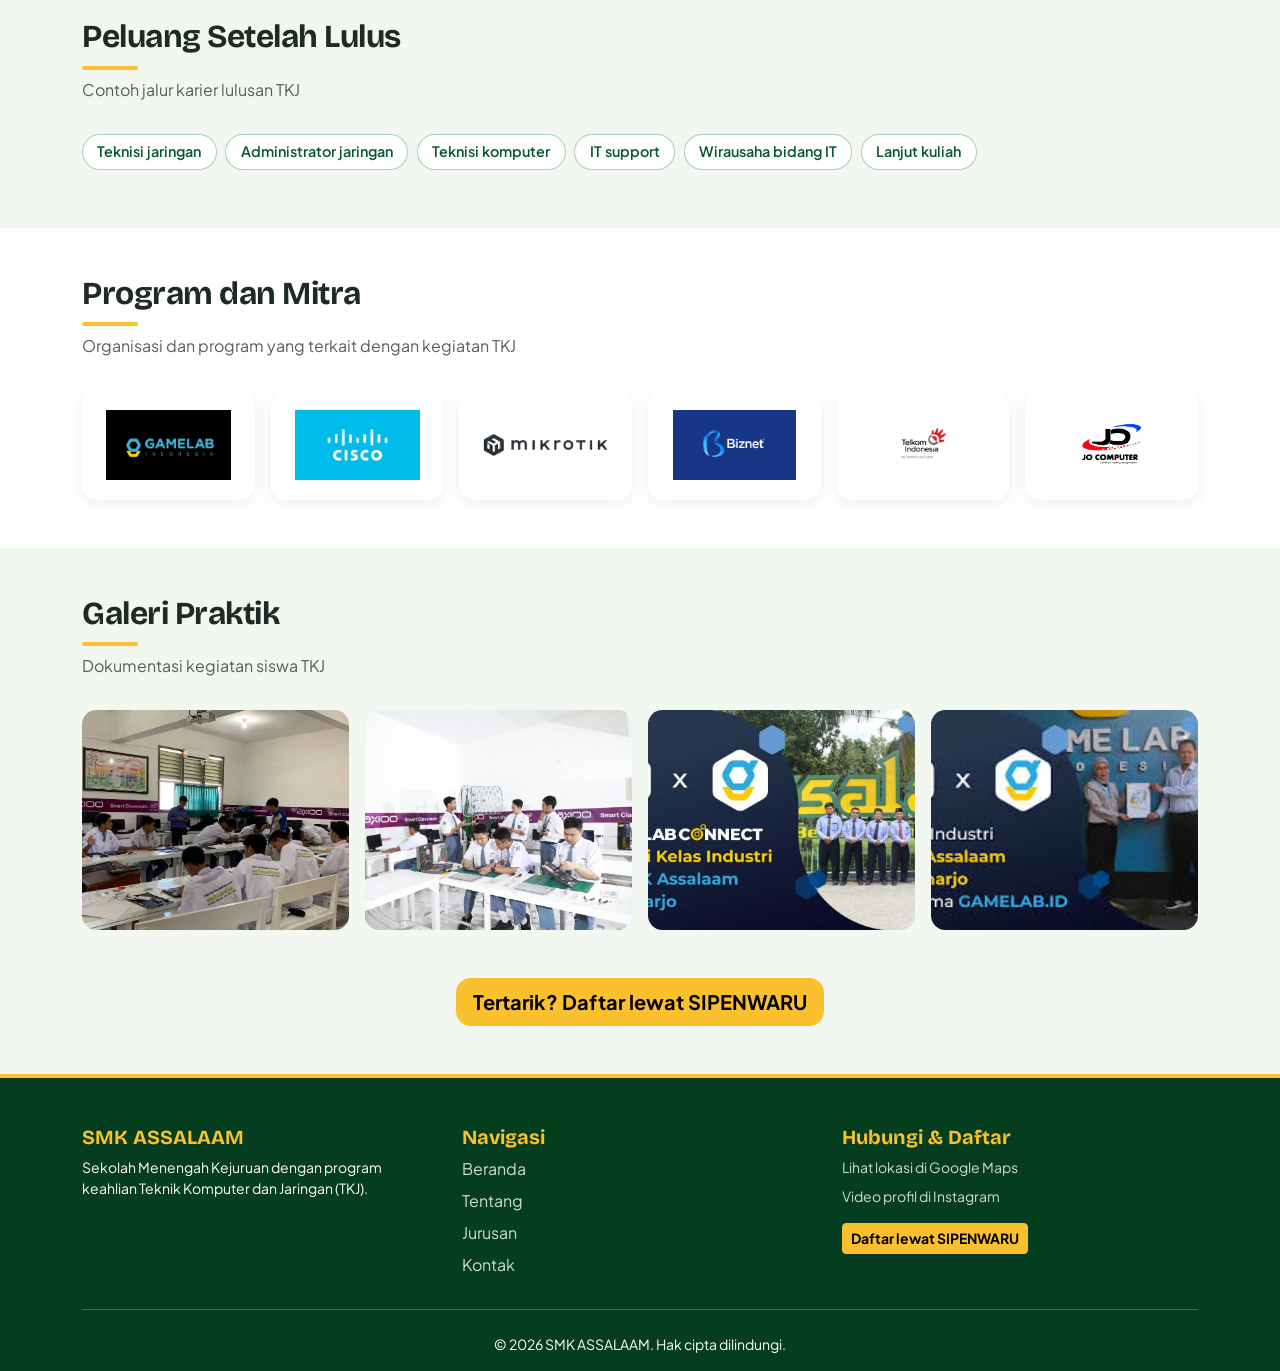
<file: RafiRaditya_XI-TKJ_WebProfilSMKAssalaam/jurusan.html>
<!DOCTYPE html>
<html lang="id">

<head>
    <meta charset="UTF-8">
    <meta name="viewport" content="width=device-width, initial-scale=1.0">
    <meta name="description" content="Program keahlian Teknik Komputer dan Jaringan (TKJ) di SMK ASSALAAM.">
    <title>SMK ASSALAAM | Jurusan TKJ</title>

    <!-- Google Fonts: Bricolage Grotesque (judul) + Plus Jakarta Sans (isi) -->
    <link rel="preconnect" href="https://fonts.googleapis.com">
    <link rel="preconnect" href="https://fonts.gstatic.com" crossorigin>
    <link href="https://fonts.googleapis.com/css2?family=Bricolage+Grotesque:wght@600;700;800&family=Plus+Jakarta+Sans:wght@400;500;600;700&display=swap" rel="stylesheet">

    <!-- CSS hasil compile SCSS (sudah berisi Bootstrap + style kita). -->
    <!-- JANGAN tambahkan bootstrap.min.css lagi di sini. -->
    <link rel="stylesheet" href="css/style.css">
</head>
<body>

    <a class="skip-link" href="#konten">Lompat ke konten</a>

    <!-- ================= NAVBAR ================= -->
    <nav class="navbar navbar-expand-lg navbar-dark bg-primary sticky-top shadow-sm">
        <div class="container">

            <a class="navbar-brand d-flex align-items-center" href="index.html">
                <img src="assets/logo/logo SMK assalaam.png" alt="Logo SMK ASSALAAM" width="46" height="46" class="brand-logo me-2">
                SMK ASSALAAM
            </a>

            <button class="navbar-toggler" type="button" data-bs-toggle="collapse" data-bs-target="#navbarMenu"
                aria-controls="navbarMenu" aria-expanded="false" aria-label="Buka menu navigasi">
                <span class="navbar-toggler-icon"></span>
            </button>

            <div class="collapse navbar-collapse" id="navbarMenu">
                <ul class="navbar-nav ms-auto align-items-lg-center">

                    <li class="nav-item">
                        <a class="nav-link" href="index.html">Beranda</a>
                    </li>

                    <li class="nav-item">
                        <a class="nav-link" href="about.html">Tentang</a>
                    </li>

                    <li class="nav-item">
                        <a class="nav-link active" href="jurusan.html" aria-current="page">Jurusan</a>
                    </li>

                    <li class="nav-item">
                        <a class="nav-link" href="contact.html">Kontak</a>
                    </li>

                </ul>
            </div>

        </div>
    </nav>

    <header class="page-header">
        <div class="container">
            <h1>Teknik Komputer dan Jaringan</h1>
            <p>Program keahlian TKJ di SMK ASSALAAM: dari merakit komputer sampai membangun jaringan.</p>
        </div>
    </header>

    <main id="konten">

    <!-- ================= TENTANG TKJ ================= -->
    <section class="py-5">
        <div class="container">
            <div class="row g-4 g-lg-5 align-items-center">
                <div class="col-lg-6">

            <div class="section-head">
                <h2>Apa itu TKJ?</h2>
            </div>

                    <p class="text-muted">
                        Teknik Komputer dan Jaringan (TKJ) adalah program keahlian yang mempelajari
                        perangkat komputer, jaringan, dan sistem server. Lulusannya disiapkan untuk
                        bekerja di bidang teknologi informasi atau melanjutkan pendidikan.
                    </p>
                    <!-- TODO: sesuaikan dengan kurikulum TKJ di SMK ASSALAAM -->
                </div>
                <div class="col-lg-6">
                    <img src="assets/images/TKJ.jpg" class="img-fluid rounded-3 shadow" alt="Kegiatan jurusan TKJ" loading="lazy">
                </div>
            </div>
        </div>
    </section>


    <!-- ================= KOMPETENSI ================= -->
    <!-- Daftar umum kompetensi TKJ. Sesuaikan dengan kurikulum sekolah. -->
    <section class="py-5 bg-paper">
        <div class="container">

            <div class="section-head">
                <h2>Yang Dipelajari</h2>
                <p>Kompetensi umum pada program keahlian TKJ</p>
            </div>

            <div class="row g-4">

                <div class="col-md-6 col-lg-4">
                    <div class="kompetensi-item">
                        <h3>Perakitan dan perawatan komputer</h3>
                        <p>Merakit, memasang sistem operasi, serta memperbaiki perangkat komputer.</p>
                    </div>
                </div>

                <div class="col-md-6 col-lg-4">
                    <div class="kompetensi-item">
                        <h3>Jaringan komputer</h3>
                        <p>Membangun jaringan LAN dan nirkabel, memasang kabel, dan mengatur alamat IP.</p>
                    </div>
                </div>

                <div class="col-md-6 col-lg-4">
                    <div class="kompetensi-item">
                        <h3>Administrasi server</h3>
                        <p>Mengelola layanan seperti web, DNS, dan file server.</p>
                    </div>
                </div>

                <div class="col-md-6 col-lg-4">
                    <div class="kompetensi-item">
                        <h3>Keamanan jaringan</h3>
                        <p>Mengenal cara melindungi jaringan dan data dari gangguan.</p>
                    </div>
                </div>

                <div class="col-md-6 col-lg-4">
                    <div class="kompetensi-item">
                        <h3>Pemecahan masalah</h3>
                        <p>Mencari penyebab gangguan perangkat dan jaringan, lalu memperbaikinya.</p>
                    </div>
                </div>

                <div class="col-md-6 col-lg-4">
                    <div class="kompetensi-item">
                        <h3>Etika dan karakter kerja</h3>
                        <p>Disiplin, bekerja dalam tim, dan bertanggung jawab di dunia kerja.</p>
                    </div>
                </div>

            </div>
        </div>
    </section>


    <!-- ================= PERANGKAT ================= -->
    <section class="py-5">
        <div class="container">

            <div class="section-head">
                <h2>Perangkat dan Aplikasi</h2>
                <p>Contoh yang umum dipakai di TKJ</p>
            </div>

            <!-- TODO: sesuaikan dengan yang benar-benar dipakai di lab sekolah -->
            <div>
                <span class="chip">Router MikroTik</span>
                <span class="chip">Switch</span>
                <span class="chip">Kabel UTP</span>
                <span class="chip">Access point</span>
                <span class="chip">Linux</span>
                <span class="chip">Windows</span>
                <span class="chip">Simulator jaringan</span>
            </div>
        </div>
    </section>


    <!-- ================= KARIER ================= -->
    <section class="py-5 bg-paper">
        <div class="container">

            <div class="section-head">
                <h2>Peluang Setelah Lulus</h2>
                <p>Contoh jalur karier lulusan TKJ</p>
            </div>

            <div>
                <span class="chip">Teknisi jaringan</span>
                <span class="chip">Administrator jaringan</span>
                <span class="chip">Teknisi komputer</span>
                <span class="chip">IT support</span>
                <span class="chip">Wirausaha bidang IT</span>
                <span class="chip">Lanjut kuliah</span>
            </div>
        </div>
    </section>


    <!-- ================= PROGRAM & MITRA ================= -->
    <!-- TODO: pastikan boleh menampilkan logo-logo ini dan apa status hubungannya
         (mitra resmi / program / hanya teknologi yang dipelajari) sebelum dipresentasikan. -->
    <section class="py-5">
        <div class="container">

            <div class="section-head">
                <h2>Program dan Mitra</h2>
                <p>Organisasi dan program yang terkait dengan kegiatan TKJ</p>
            </div>

            <div class="row g-3 justify-content-center">

                <div class="col-6 col-md-4 col-lg-2">
                    <div class="logo-card"><img src="assets/images/gmlb.png" alt="Logo Gamelab" loading="lazy"></div>
                </div>

                <div class="col-6 col-md-4 col-lg-2">
                    <div class="logo-card"><img src="assets/images/cisco.png" alt="Logo Cisco" loading="lazy"></div>
                </div>

                <div class="col-6 col-md-4 col-lg-2">
                    <div class="logo-card"><img src="assets/images/mikro.png" alt="Logo MikroTik" loading="lazy"></div>
                </div>

                <div class="col-6 col-md-4 col-lg-2">
                    <div class="logo-card"><img src="assets/images/Biznet.jpg" alt="Logo Biznet" loading="lazy"></div>
                </div>

                <div class="col-6 col-md-4 col-lg-2">
                    <div class="logo-card"><img src="assets/images/Telkom.jpg" alt="Logo Telkom" loading="lazy"></div>
                </div>

                <div class="col-6 col-md-4 col-lg-2">
                    <div class="logo-card"><img src="assets/images/Jocomp.png" alt="Logo Jo Computer" loading="lazy"></div>
                </div>

            </div>
        </div>
    </section>


    <!-- ================= GALERI ================= -->
    <section class="py-5 bg-paper">
        <div class="container">

            <div class="section-head">
                <h2>Galeri Praktik</h2>
                <p>Dokumentasi kegiatan siswa TKJ</p>
            </div>

            <div class="row g-3">

                <div class="col-6 col-lg-3">
                    <img src="assets/images/lab2.png" class="galeri-img" alt="Praktik siswa TKJ di laboratorium" loading="lazy">
                </div>

                <div class="col-6 col-lg-3">
                    <img src="assets/images/Laboratorium.jpg" class="galeri-img" alt="Laboratorium TKJ" loading="lazy">
                </div>

                <div class="col-6 col-lg-3">
                    <img src="assets/images/smk x gamelab.jpg" class="galeri-img" alt="Kegiatan SMK ASSALAAM bersama Gamelab" loading="lazy">
                </div>

                <div class="col-6 col-lg-3">
                    <img src="assets/images/smk+gamelab.jpg" class="galeri-img" alt="Dokumentasi SMK ASSALAAM dan Gamelab" loading="lazy">
                </div>

            </div>

            <div class="text-center mt-5">
                <a href="https://sipenwaru.assalaam.or.id/" target="_blank" rel="noopener noreferrer" class="btn btn-warning btn-lg fw-bold">
                    Tertarik? Daftar lewat SIPENWARU
                </a>
            </div>
        </div>
    </section>

    </main>

    <!-- ================= FOOTER ================= -->
    <footer class="site-footer pt-5 pb-3">
        <div class="container">
            <div class="row g-4">

                <div class="col-md-4">
                    <h5 class="fw-bold">SMK ASSALAAM</h5>
                    <p class="small mb-0">
                        Sekolah Menengah Kejuruan dengan program keahlian
                        Teknik Komputer dan Jaringan (TKJ).
                    </p>
                </div>

                <div class="col-md-4">
                    <h5 class="fw-bold">Navigasi</h5>
                    <ul class="list-unstyled mb-0">
                        <li><a href="index.html" class="footer-link">Beranda</a></li>
                        <li><a href="about.html" class="footer-link">Tentang</a></li>
                        <li><a href="jurusan.html" class="footer-link">Jurusan</a></li>
                        <li><a href="contact.html" class="footer-link">Kontak</a></li>
                    </ul>
                </div>

                <div class="col-md-4">
                    <h5 class="fw-bold">Hubungi &amp; Daftar</h5>
                    <ul class="list-unstyled small mb-2">
                        <li><a href="https://maps.app.goo.gl/K5ogmkAw2ahFsY8n6" target="_blank" rel="noopener noreferrer" class="footer-link">Lihat lokasi di Google Maps</a></li>
                        <li><a href="https://www.instagram.com/reel/DVxZr_EE6CX/" target="_blank" rel="noopener noreferrer" class="footer-link">Video profil di Instagram</a></li>
                    </ul>
                    <a href="https://sipenwaru.assalaam.or.id/" target="_blank" rel="noopener noreferrer" class="btn btn-warning btn-sm fw-bold">
                        Daftar lewat SIPENWARU
                    </a>
                </div>

            </div>

            <hr class="border-light opacity-25 my-4">

            <p class="text-center small mb-0">&copy; 2026 SMK ASSALAAM. Hak cipta dilindungi.</p>
        </div>
    </footer>

    <!-- Bootstrap JS (lokal) -->
    <script src="bootstrap/dist/js/bootstrap.bundle.min.js"></script>

</body>
</html>
</file>
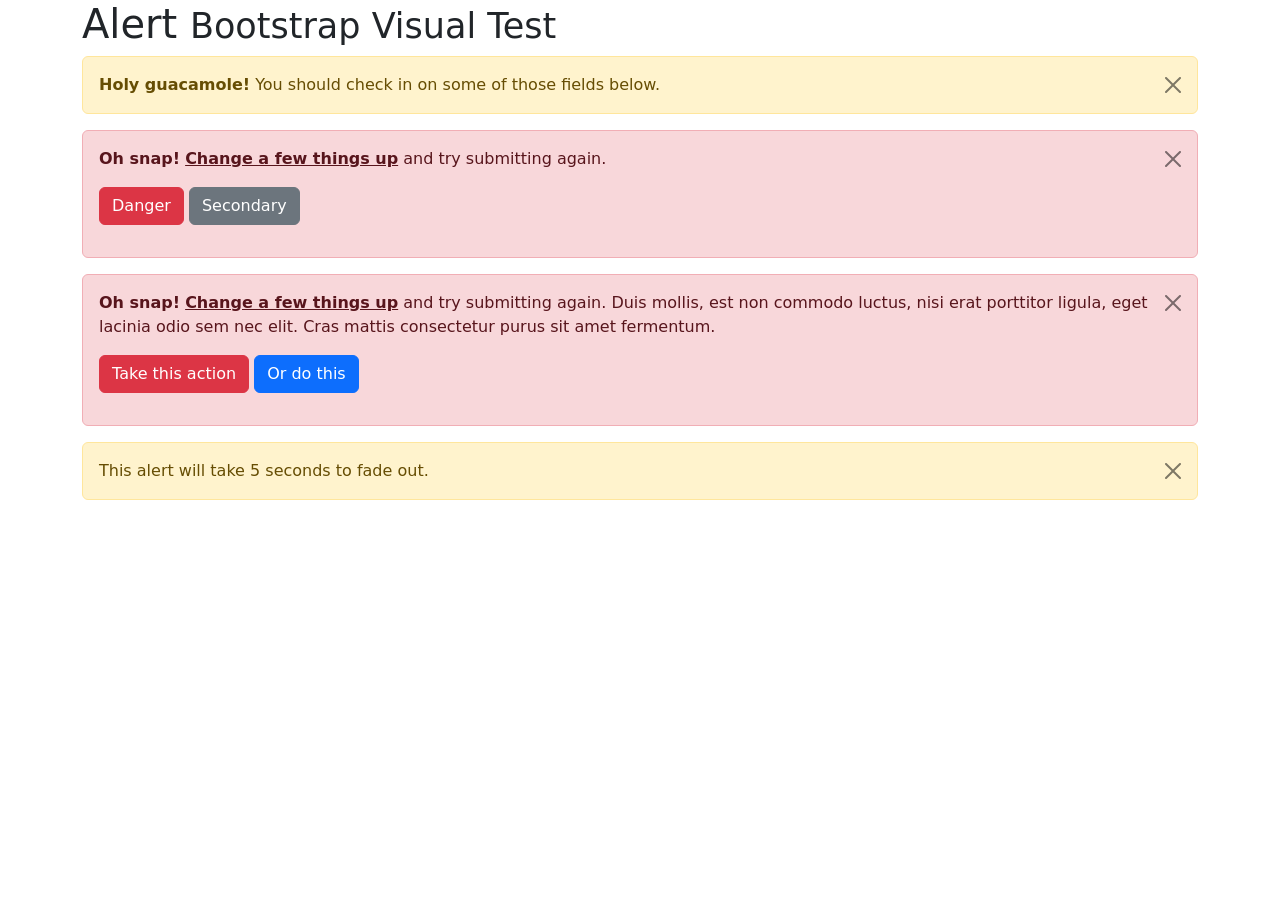
<file: RafiRaditya_XI-TKJ_WebProfilSMKAssalaam/bootstrap/js/tests/visual/alert.html>
<!doctype html>
<html lang="en">
  <head>
    <meta charset="utf-8">
    <meta name="viewport" content="width=device-width, initial-scale=1">
    <link href="../../../dist/css/bootstrap.min.css" rel="stylesheet">
    <title>Alert</title>
  </head>
  <body>
    <div class="container">
      <h1>Alert <small>Bootstrap Visual Test</small></h1>

      <div class="alert alert-warning alert-dismissible fade show" role="alert">
        <button type="button" class="btn-close" data-bs-dismiss="alert" aria-label="Close"></button>
        <strong>Holy guacamole!</strong> You should check in on some of those fields below.
      </div>

      <div class="alert alert-danger alert-dismissible fade show" role="alert">
        <button type="button" class="btn-close" data-bs-dismiss="alert" aria-label="Close"></button>
        <p>
          <strong>Oh snap!</strong> <a href="#" class="alert-link">Change a few things up</a> and try submitting again.
        </p>
        <p>
          <button type="button" class="btn btn-danger">Danger</button>
          <button type="button" class="btn btn-secondary">Secondary</button>
        </p>
      </div>

      <div class="alert alert-danger alert-dismissible fade show" role="alert">
        <button type="button" class="btn-close" data-bs-dismiss="alert" aria-label="Close"></button>
        <p>
          <strong>Oh snap!</strong> <a href="#" class="alert-link">Change a few things up</a> and try submitting again. Duis mollis, est non commodo luctus, nisi erat porttitor ligula, eget lacinia odio sem nec elit. Cras mattis consectetur purus sit amet fermentum.
        </p>
        <p>
          <button type="button" class="btn btn-danger">Take this action</button>
          <button type="button" class="btn btn-primary">Or do this</button>
        </p>
      </div>

      <div class="alert alert-warning alert-dismissible fade show" role="alert" style="transition-duration: 5s;">
        <button type="button" class="btn-close" data-bs-dismiss="alert" aria-label="Close"></button>
        This alert will take 5 seconds to fade out.
      </div>
    </div>

    <script src="../../../dist/js/bootstrap.bundle.js"></script>
  </body>
</html>
</file>
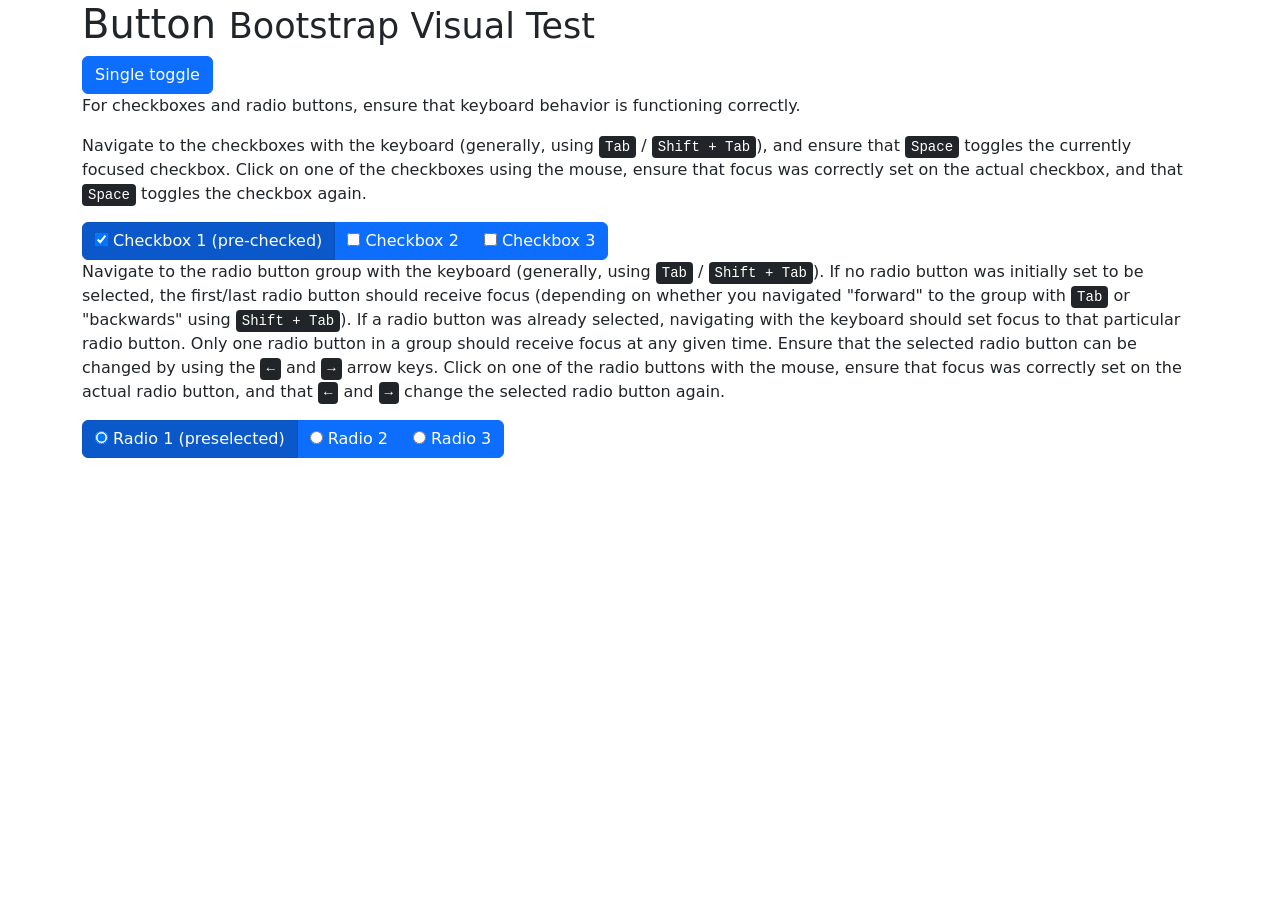
<file: RafiRaditya_XI-TKJ_WebProfilSMKAssalaam/bootstrap/js/tests/visual/button.html>
<!doctype html>
<html lang="en">
  <head>
    <meta charset="utf-8">
    <meta name="viewport" content="width=device-width, initial-scale=1">
    <link href="../../../dist/css/bootstrap.min.css" rel="stylesheet">
    <title>Button</title>
  </head>
  <body>
    <div class="container">
      <h1>Button <small>Bootstrap Visual Test</small></h1>

      <button type="button" class="btn btn-primary" data-bs-toggle="button" aria-pressed="false" autocomplete="off">
        Single toggle
      </button>

      <p>For checkboxes and radio buttons, ensure that keyboard behavior is functioning correctly.</p>
      <p>Navigate to the checkboxes with the keyboard (generally, using <kbd>Tab</kbd> / <kbd><kbd>Shift</kbd> + <kbd>Tab</kbd></kbd>), and ensure that <kbd>Space</kbd> toggles the currently focused checkbox. Click on one of the checkboxes using the mouse, ensure that focus was correctly set on the actual checkbox, and that <kbd>Space</kbd> toggles the checkbox again.</p>

      <div class="btn-group" data-bs-toggle="buttons">
        <label class="btn btn-primary active">
          <input type="checkbox" checked autocomplete="off"> Checkbox 1 (pre-checked)
        </label>
        <label class="btn btn-primary">
          <input type="checkbox" autocomplete="off"> Checkbox 2
        </label>
        <label class="btn btn-primary">
          <input type="checkbox" autocomplete="off"> Checkbox 3
        </label>
      </div>

      <p>Navigate to the radio button group with the keyboard (generally, using <kbd>Tab</kbd> / <kbd><kbd>Shift</kbd> + <kbd>Tab</kbd></kbd>). If no radio button was initially set to be selected, the first/last radio button should receive focus (depending on whether you navigated "forward" to the group with <kbd>Tab</kbd> or "backwards" using <kbd><kbd>Shift</kbd> + <kbd>Tab</kbd></kbd>). If a radio button was already selected, navigating with the keyboard should set focus to that particular radio button. Only one radio button in a group should receive focus at any given time.  Ensure that the selected radio button can be changed by using the <kbd>←</kbd> and <kbd>→</kbd> arrow keys. Click on one of the radio buttons with the mouse,  ensure that focus was correctly set on the actual radio button, and that <kbd>←</kbd> and <kbd>→</kbd> change the selected radio button again.</p>

      <div class="btn-group" data-bs-toggle="buttons">
        <label class="btn btn-primary active">
          <input type="radio" name="options" id="option1" autocomplete="off" checked> Radio 1 (preselected)
        </label>
        <label class="btn btn-primary">
          <input type="radio" name="options" id="option2" autocomplete="off"> Radio 2
        </label>
        <label class="btn btn-primary">
          <input type="radio" name="options" id="option3" autocomplete="off"> Radio 3
        </label>
      </div>
    </div>

    <script src="../../../dist/js/bootstrap.bundle.js"></script>
  </body>
</html>
</file>
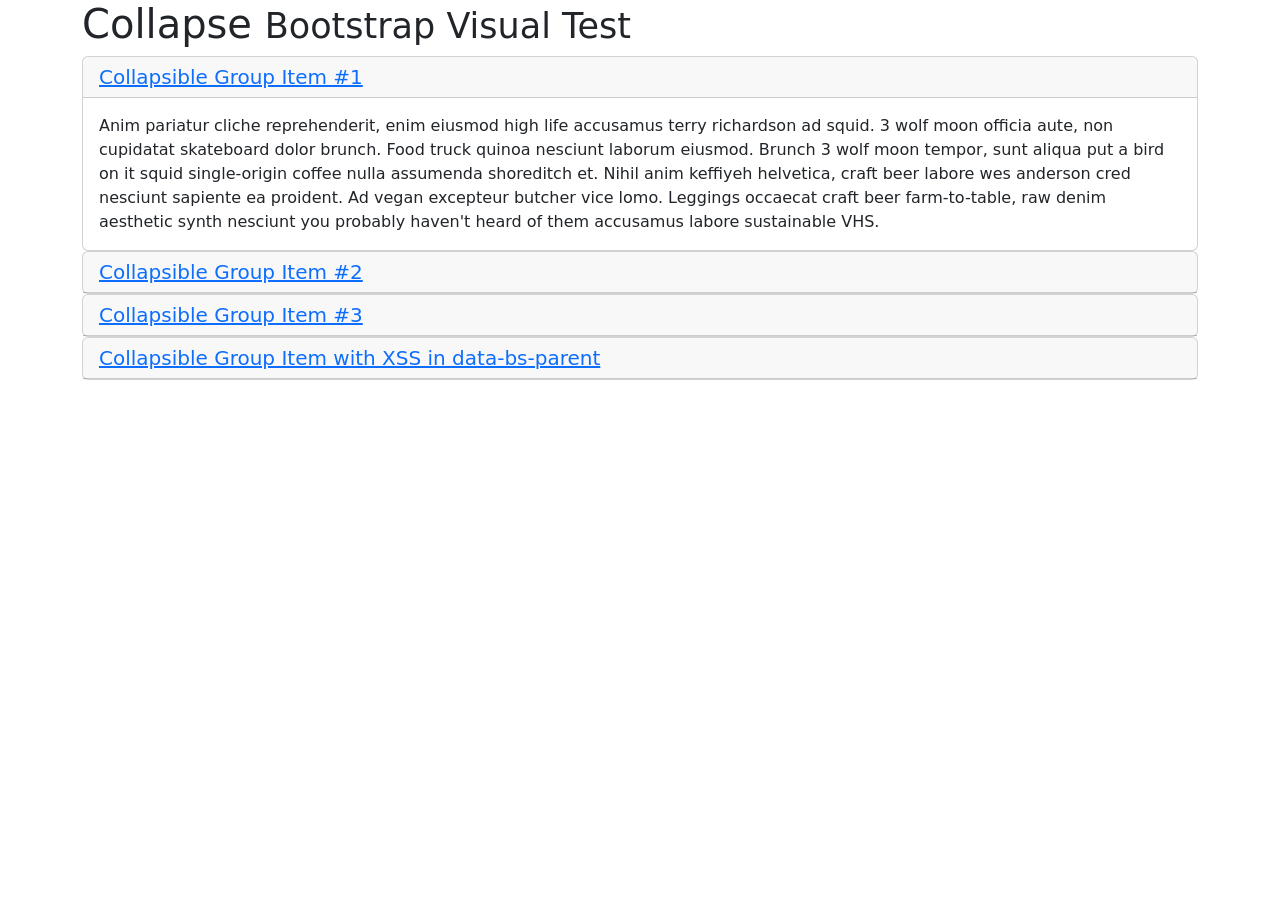
<file: RafiRaditya_XI-TKJ_WebProfilSMKAssalaam/bootstrap/js/tests/visual/collapse.html>
<!doctype html>
<html lang="en">
  <head>
    <meta charset="utf-8">
    <meta name="viewport" content="width=device-width, initial-scale=1">
    <link href="../../../dist/css/bootstrap.min.css" rel="stylesheet">
    <title>Collapse</title>
  </head>
  <body>
    <div class="container">
      <h1>Collapse <small>Bootstrap Visual Test</small></h1>

      <div id="accordion" role="tablist">
        <div class="card" role="presentation">
          <div class="card-header" role="tab" id="headingOne">
            <h5 class="mb-0">
              <a data-bs-toggle="collapse" href="#collapseOne" aria-expanded="true" aria-controls="collapseOne">
                Collapsible Group Item #1
              </a>
            </h5>
          </div>

          <div id="collapseOne" class="collapse show" data-bs-parent="#accordion" role="tabpanel" aria-labelledby="headingOne">
            <div class="card-body">
              Anim pariatur cliche reprehenderit, enim eiusmod high life accusamus terry richardson ad squid. 3 wolf moon officia aute, non cupidatat skateboard dolor brunch. Food truck quinoa nesciunt laborum eiusmod. Brunch 3 wolf moon tempor, sunt aliqua put a bird on it squid single-origin coffee nulla assumenda shoreditch et. Nihil anim keffiyeh helvetica, craft beer labore wes anderson cred nesciunt sapiente ea proident. Ad vegan excepteur butcher vice lomo. Leggings occaecat craft beer farm-to-table, raw denim aesthetic synth nesciunt you probably haven't heard of them accusamus labore sustainable VHS.
            </div>
          </div>
        </div>
        <div class="card" role="presentation">
          <div class="card-header" role="tab" id="headingTwo">
            <h5 class="mb-0">
              <a class="collapsed" data-bs-toggle="collapse" href="#collapseTwo" aria-expanded="false" aria-controls="collapseTwo">
                Collapsible Group Item #2
              </a>
            </h5>
          </div>
          <div id="collapseTwo" class="collapse" data-bs-parent="#accordion" role="tabpanel" aria-labelledby="headingTwo">
            <div class="card-body">
              Anim pariatur cliche reprehenderit, enim eiusmod high life accusamus terry richardson ad squid. 3 wolf moon officia aute, non cupidatat skateboard dolor brunch. Food truck quinoa nesciunt laborum eiusmod. Brunch 3 wolf moon tempor, sunt aliqua put a bird on it squid single-origin coffee nulla assumenda shoreditch et. Nihil anim keffiyeh helvetica, craft beer labore wes anderson cred nesciunt sapiente ea proident. Ad vegan excepteur butcher vice lomo. Leggings occaecat craft beer farm-to-table, raw denim aesthetic synth nesciunt you probably haven't heard of them accusamus labore sustainable VHS.
            </div>
          </div>
        </div>
        <div class="card" role="presentation">
          <div class="card-header" role="tab" id="headingThree">
            <h5 class="mb-0">
              <a class="collapsed" data-bs-toggle="collapse" href="#collapseThree" aria-expanded="false" aria-controls="collapseThree">
                Collapsible Group Item #3
              </a>
            </h5>
          </div>
          <div id="collapseThree" class="collapse" data-bs-parent="#accordion" role="tabpanel" aria-labelledby="headingThree">
            <div class="card-body">
              Anim pariatur cliche reprehenderit, enim eiusmod high life accusamus terry richardson ad squid. 3 wolf moon officia aute, non cupidatat skateboard dolor brunch. Food truck quinoa nesciunt laborum eiusmod. Brunch 3 wolf moon tempor, sunt aliqua put a bird on it squid single-origin coffee nulla assumenda shoreditch et. Nihil anim keffiyeh helvetica, craft beer labore wes anderson cred nesciunt sapiente ea proident. Ad vegan excepteur butcher vice lomo. Leggings occaecat craft beer farm-to-table, raw denim aesthetic synth nesciunt you probably haven't heard of them accusamus labore sustainable VHS.
            </div>
          </div>
        </div>
        <div class="card" role="presentation">
          <div class="card-header" role="tab" id="headingFour">
            <h5 class="mb-0">
              <a class="collapsed" data-bs-toggle="collapse" href="#collapseFour" aria-expanded="false" aria-controls="collapseFour">
                Collapsible Group Item with XSS in data-bs-parent
              </a>
            </h5>
          </div>
          <div id="collapseFour" class="collapse" data-bs-parent="<img src=1 onerror=alert(123)>" role="tabpanel" aria-labelledby="headingFour">
            <div class="card-body">
              Anim pariatur cliche reprehenderit, enim eiusmod high life accusamus terry richardson ad squid. 3 wolf moon officia aute, non cupidatat skateboard dolor brunch. Food truck quinoa nesciunt laborum eiusmod. Brunch 3 wolf moon tempor, sunt aliqua put a bird on it squid single-origin coffee nulla assumenda shoreditch et. Nihil anim keffiyeh helvetica, craft beer labore wes anderson cred nesciunt sapiente ea proident. Ad vegan excepteur butcher vice lomo. Leggings occaecat craft beer farm-to-table, raw denim aesthetic synth nesciunt you probably haven't heard of them accusamus labore sustainable VHS.
            </div>
          </div>
        </div>
      </div>
    </div>

    <script src="../../../dist/js/bootstrap.bundle.js"></script>
  </body>
</html>
</file>
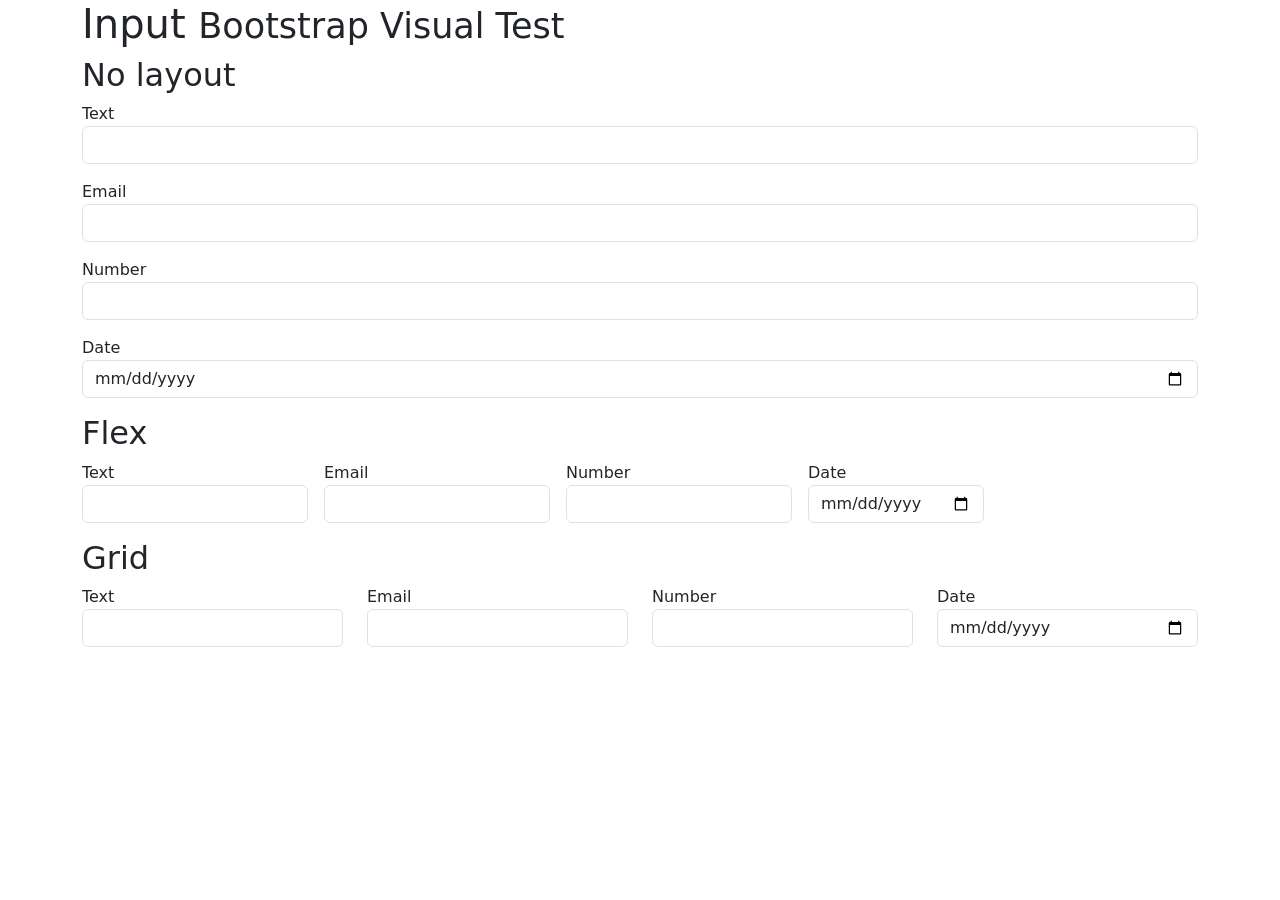
<file: RafiRaditya_XI-TKJ_WebProfilSMKAssalaam/bootstrap/js/tests/visual/input.html>
<!doctype html>
<html lang="en">
  <head>
    <meta charset="utf-8">
    <meta name="viewport" content="width=device-width, initial-scale=1">
    <link href="../../../dist/css/bootstrap.min.css" rel="stylesheet">
    <title>Form</title>
    <style></style>
  </head>
  <body>
    <div class="container">
      <h1>Input <small>Bootstrap Visual Test</small></h1>

      <h2>No layout</h2>

      <div class="mb-3">
        Text
        <input class="form-control">
      </div>
      <div class="mb-3">
        Email
        <input type="email" class="form-control">
      </div>
      <div class="mb-3">
        Number
        <input type="number" class="form-control">
      </div>
      <div class="mb-3">
        Date
        <input type="date" class="form-control">
      </div>

      <h2>Flex</h2>

      <div class="d-flex flex-wrap gap-3 mb-3">
        <div>
          Text
          <input class="form-control">
        </div>
        <div>
          Email
          <input type="email" class="form-control">
        </div>
        <div>
          Number
          <input type="number" class="form-control">
        </div>
        <div>
          Date
          <input type="date" class="form-control">
        </div>
      </div>

      <h2>Grid</h2>

      <div class="row mb-3">
        <div class="col">
          Text
          <input class="form-control">
        </div>
        <div class="col">
          Email
          <input type="email" class="form-control">
        </div>
        <div class="col">
          Number
          <input type="number" class="form-control">
        </div>
        <div class="col">
          Date
          <input type="date" class="form-control">
        </div>
      </div>
    </div>

    <script src="../../../dist/js/bootstrap.bundle.js"></script>
  </body>
</html>
</file>
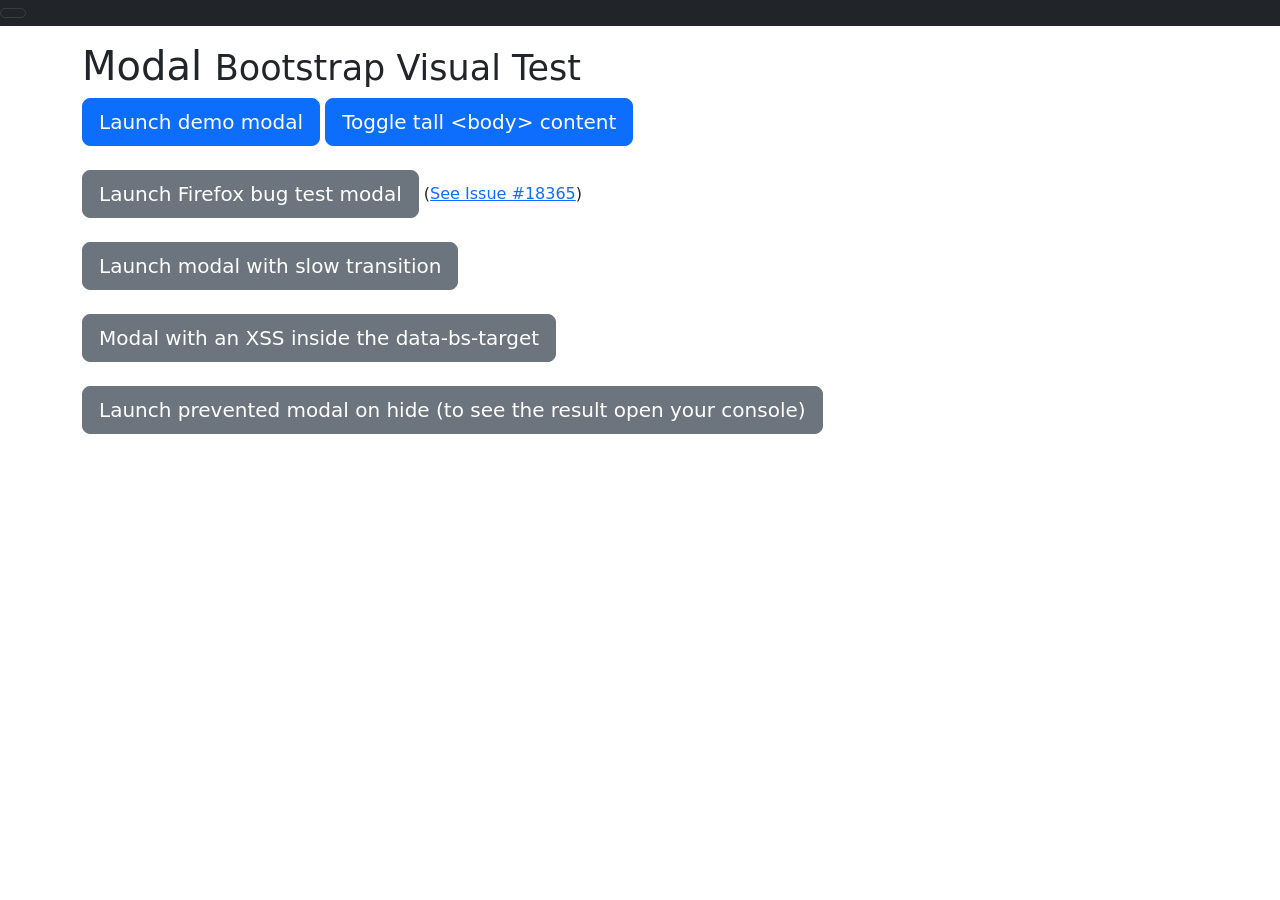
<file: RafiRaditya_XI-TKJ_WebProfilSMKAssalaam/bootstrap/js/tests/visual/modal.html>
<!doctype html>
<html lang="en">
  <head>
    <meta charset="utf-8">
    <meta name="viewport" content="width=device-width, initial-scale=1">
    <link href="../../../dist/css/bootstrap.min.css" rel="stylesheet">
    <title>Modal</title>
    <style>
      #tall {
        height: 1500px;
        width: 100px;
      }
    </style>
  </head>
  <body>
    <nav class="navbar navbar-full navbar-dark bg-dark">
      <button class="navbar-toggler hidden-lg-up" type="button" data-bs-toggle="collapse" data-bs-target="#navbarResponsive" aria-controls="navbarResponsive" aria-expanded="false" aria-label="Toggle navigation"></button>
      <div class="collapse navbar-expand-md" id="navbarResponsive">
        <a class="navbar-brand" href="#">This shouldn't jump!</a>
        <ul class="navbar-nav">
          <li class="nav-item">
            <a class="nav-link active" href="#" aria-current="page">Home</a>
          </li>
          <li class="nav-item">
            <a class="nav-link" href="#">Link</a>
          </li>
          <li class="nav-item">
            <a class="nav-link" href="#">Link</a>
          </li>
        </ul>
      </div>
    </nav>

    <div class="container mt-3">
      <h1>Modal <small>Bootstrap Visual Test</small></h1>

      <div class="modal fade" id="myModal" tabindex="-1" aria-labelledby="myModalLabel" aria-hidden="true">
        <div class="modal-dialog">
          <div class="modal-content">
            <div class="modal-header">
              <h1 class="modal-title fs-4" id="myModalLabel">Modal title</h1>
              <button type="button" class="btn-close" data-bs-dismiss="modal" aria-label="Close"></button>
            </div>
            <div class="modal-body">
              <h4>Text in a modal</h4>
              <p>Duis mollis, est non commodo luctus, nisi erat porttitor ligula.</p>

              <h4>Popover in a modal</h4>
              <p>This <button type="button" class="btn btn-primary" data-bs-toggle="popover" data-bs-placement="left" title="Popover title" data-bs-content="And here's some amazing content. It's very engaging. Right?">button</button> should trigger a popover on click.</p>


              <h4>Tooltips in a modal</h4>
              <p><a href="#" data-bs-toggle="tooltip" data-bs-placement="top" title="Tooltip on top">This link</a> and <a href="#" data-bs-toggle="tooltip" data-bs-placement="bottom" title="Tooltip on bottom">that link</a> should have tooltips on hover.</p>

              <div id="accordion" role="tablist">
                <div class="card" role="presentation">
                  <div class="card-header" role="tab" id="headingOne">
                    <h5 class="mb-0">
                      <a data-bs-toggle="collapse" href="#collapseOne" aria-expanded="true" aria-controls="collapseOne">
                        Collapsible Group Item #1
                      </a>
                    </h5>
                  </div>

                  <div id="collapseOne" class="collapse show" data-bs-parent="#accordion" role="tabpanel" aria-labelledby="headingOne">
                    <div class="card-body">
                      Anim pariatur cliche reprehenderit, enim eiusmod high life accusamus terry richardson ad squid. 3 wolf moon officia aute, non cupidatat skateboard dolor brunch. Food truck quinoa nesciunt laborum eiusmod. Brunch 3 wolf moon tempor, sunt aliqua put a bird on it squid single-origin coffee nulla assumenda shoreditch et. Nihil anim keffiyeh helvetica, craft beer labore wes anderson cred nesciunt sapiente ea proident. Ad vegan excepteur butcher vice lomo. Leggings occaecat craft beer farm-to-table, raw denim aesthetic synth nesciunt you probably haven't heard of them accusamus labore sustainable VHS.
                    </div>
                  </div>
                </div>
                <div class="card" role="presentation">
                  <div class="card-header" role="tab" id="headingTwo">
                    <h5 class="mb-0">
                      <a class="collapsed" data-bs-toggle="collapse" href="#collapseTwo" aria-expanded="false" aria-controls="collapseTwo">
                        Collapsible Group Item #2
                      </a>
                    </h5>
                  </div>
                  <div id="collapseTwo" class="collapse" data-bs-parent="#accordion" role="tabpanel" aria-labelledby="headingTwo">
                    <div class="card-body">
                      Anim pariatur cliche reprehenderit, enim eiusmod high life accusamus terry richardson ad squid. 3 wolf moon officia aute, non cupidatat skateboard dolor brunch. Food truck quinoa nesciunt laborum eiusmod. Brunch 3 wolf moon tempor, sunt aliqua put a bird on it squid single-origin coffee nulla assumenda shoreditch et. Nihil anim keffiyeh helvetica, craft beer labore wes anderson cred nesciunt sapiente ea proident. Ad vegan excepteur butcher vice lomo. Leggings occaecat craft beer farm-to-table, raw denim aesthetic synth nesciunt you probably haven't heard of them accusamus labore sustainable VHS.
                    </div>
                  </div>
                </div>
                <div class="card" role="presentation">
                  <div class="card-header" role="tab" id="headingThree">
                    <h5 class="mb-0">
                      <a class="collapsed" data-bs-toggle="collapse" href="#collapseThree" aria-expanded="false" aria-controls="collapseThree">
                        Collapsible Group Item #3
                      </a>
                    </h5>
                  </div>
                  <div id="collapseThree" class="collapse" data-bs-parent="#accordion" role="tabpanel" aria-labelledby="headingThree">
                    <div class="card-body">
                      Anim pariatur cliche reprehenderit, enim eiusmod high life accusamus terry richardson ad squid. 3 wolf moon officia aute, non cupidatat skateboard dolor brunch. Food truck quinoa nesciunt laborum eiusmod. Brunch 3 wolf moon tempor, sunt aliqua put a bird on it squid single-origin coffee nulla assumenda shoreditch et. Nihil anim keffiyeh helvetica, craft beer labore wes anderson cred nesciunt sapiente ea proident. Ad vegan excepteur butcher vice lomo. Leggings occaecat craft beer farm-to-table, raw denim aesthetic synth nesciunt you probably haven't heard of them accusamus labore sustainable VHS.
                    </div>
                  </div>
                </div>
              </div>

              <hr>

              <h4>Overflowing text to show scroll behavior</h4>
              <p>Cras mattis consectetur purus sit amet fermentum. Cras justo odio, dapibus ac facilisis in, egestas eget quam. Morbi leo risus, porta ac consectetur ac, vestibulum at eros.</p>
              <p>Praesent commodo cursus magna, vel scelerisque nisl consectetur et. Vivamus sagittis lacus vel augue laoreet rutrum faucibus dolor auctor.</p>
              <p>Aenean lacinia bibendum nulla sed consectetur. Praesent commodo cursus magna, vel scelerisque nisl consectetur et. Donec sed odio dui. Donec ullamcorper nulla non metus auctor fringilla.</p>
              <p>Cras mattis consectetur purus sit amet fermentum. Cras justo odio, dapibus ac facilisis in, egestas eget quam. Morbi leo risus, porta ac consectetur ac, vestibulum at eros.</p>
              <p>Praesent commodo cursus magna, vel scelerisque nisl consectetur et. Vivamus sagittis lacus vel augue laoreet rutrum faucibus dolor auctor.</p>
              <p>Aenean lacinia bibendum nulla sed consectetur. Praesent commodo cursus magna, vel scelerisque nisl consectetur et. Donec sed odio dui. Donec ullamcorper nulla non metus auctor fringilla.</p>
              <p>Cras mattis consectetur purus sit amet fermentum. Cras justo odio, dapibus ac facilisis in, egestas eget quam. Morbi leo risus, porta ac consectetur ac, vestibulum at eros.</p>
              <p>Praesent commodo cursus magna, vel scelerisque nisl consectetur et. Vivamus sagittis lacus vel augue laoreet rutrum faucibus dolor auctor.</p>
              <p>Aenean lacinia bibendum nulla sed consectetur. Praesent commodo cursus magna, vel scelerisque nisl consectetur et. Donec sed odio dui. Donec ullamcorper nulla non metus auctor fringilla.</p>
            </div>
            <div class="modal-footer">
              <button type="button" class="btn btn-secondary" data-bs-dismiss="modal">Close</button>
              <button type="button" class="btn btn-primary">Save changes</button>
            </div>
          </div>
        </div>
      </div>

      <div class="modal fade" id="firefoxModal" tabindex="-1" aria-labelledby="firefoxModalLabel" aria-hidden="true">
        <div class="modal-dialog">
          <div class="modal-content">
            <div class="modal-header">
              <h1 class="modal-title fs-4" id="firefoxModalLabel">Firefox Bug Test</h1>
              <button type="button" class="btn-close" data-bs-dismiss="modal" aria-label="Close"></button>
            </div>
            <div class="modal-body">
              <ol>
                <li>Ensure you're using Firefox.</li>
                <li>Open a new tab and then switch back to this tab.</li>
                <li>Click into this input: <input type="text" id="ff-bug-input"></li>
                <li>Switch to the other tab and then back to this tab.</li>
              </ol>
              <p>Test result: <strong id="ff-bug-test-result"></strong></p>
            </div>
            <div class="modal-footer">
              <button type="button" class="btn btn-secondary" data-bs-dismiss="modal">Close</button>
              <button type="button" class="btn btn-primary">Save changes</button>
            </div>
          </div>
        </div>
      </div>

      <div class="modal fade" id="slowModal" tabindex="-1" aria-labelledby="slowModalLabel" aria-hidden="true" style="transition-duration: 5s;">
        <div class="modal-dialog" style="transition-duration: inherit;">
          <div class="modal-content">
            <div class="modal-header">
              <h1 class="modal-title fs-4" id="slowModalLabel">Lorem slowly</h1>
              <button type="button" class="btn-close" data-bs-dismiss="modal" aria-label="Close"></button>
            </div>
            <div class="modal-body">
              <p>Cum sociis natoque penatibus et magnis dis parturient montes, nascetur ridiculus mus. Duis mollis, est non commodo luctus, nisi erat porttitor ligula, eget lacinia odio sem nec elit. Donec sed odio dui. Nullam quis risus eget urna mollis ornare vel eu leo. Nulla vitae elit libero, a pharetra augue.</p>
            </div>
            <div class="modal-footer">
              <button type="button" class="btn btn-secondary" data-bs-dismiss="modal">Close</button>
              <button type="button" class="btn btn-primary">Save changes</button>
            </div>
          </div>
        </div>
      </div>

      <button type="button" class="btn btn-primary btn-lg" data-bs-toggle="modal" data-bs-target="#myModal">
        Launch demo modal
      </button>

      <button type="button" class="btn btn-primary btn-lg" id="tall-toggle">
        Toggle tall &lt;body&gt; content
      </button>

      <br><br>

      <button type="button" class="btn btn-secondary btn-lg" data-bs-toggle="modal" data-bs-target="#firefoxModal">
        Launch Firefox bug test modal
      </button>
      (<a href="https://github.com/twbs/bootstrap/issues/18365">See Issue #18365</a>)

      <br><br>

      <button type="button" class="btn btn-secondary btn-lg" data-bs-toggle="modal" data-bs-target="#slowModal">
        Launch modal with slow transition
      </button>

      <br><br>

      <div class="text-bg-dark p-2" id="tall" style="display: none;">
        Tall body content to force the page to have a scrollbar.
      </div>

      <button type="button" class="btn btn-secondary btn-lg" data-bs-toggle="modal" data-bs-target="&#x3C;div class=&#x22;modal fade the-bad&#x22; tabindex=&#x22;-1&#x22;&#x3E;&#x3C;div class=&#x22;modal-dialog&#x22;&#x3E;&#x3C;div class=&#x22;modal-content&#x22;&#x3E;&#x3C;div class=&#x22;modal-header&#x22;&#x3E;&#x3C;button type=&#x22;button&#x22; class=&#x22;btn-close&#x22; data-bs-dismiss=&#x22;modal&#x22; aria-label=&#x22;Close&#x22;&#x3E;&#x3C;span aria-hidden=&#x22;true&#x22;&#x3E;&#x26;times;&#x3C;/span&#x3E;&#x3C;/button&#x3E;&#x3C;h1 class=&#x22;modal-title fs-4&#x22;&#x3E;The Bad Modal&#x3C;/h1&#x3E;&#x3C;/div&#x3E;&#x3C;div class=&#x22;modal-body&#x22;&#x3E;This modal&#x27;s HTTML source code is declared inline, inside the data-bs-target attribute of it&#x27;s show-button&#x3C;/div&#x3E;&#x3C;/div&#x3E;&#x3C;/div&#x3E;&#x3C;/div&#x3E;">
        Modal with an XSS inside the data-bs-target
      </button>

      <br><br>

      <button type="button" class="btn btn-secondary btn-lg" id="btnPreventModal">
        Launch prevented modal on hide (to see the result open your console)
      </button>
    </div>

    <script src="../../../dist/js/bootstrap.bundle.js"></script>
    <script>
      /* global bootstrap: false */

      const ffBugTestResult = document.getElementById('ff-bug-test-result')
      const firefoxTestDone = false

      function reportFirefoxTestResult(result) {
        if (!firefoxTestDone) {
          ffBugTestResult.classList.add(result ? 'text-success' : 'text-danger')
          ffBugTestResult.textContent = result ? 'PASS' : 'FAIL'
        }
      }

      document.querySelectorAll('[data-bs-toggle="popover"]').forEach(popoverEl => new bootstrap.Popover(popoverEl))

      document.querySelectorAll('[data-bs-toggle="tooltip"]').forEach(tooltipEl => new bootstrap.Tooltip(tooltipEl))

      const tall = document.getElementById('tall')
      document.getElementById('tall-toggle').addEventListener('click', () => {
        tall.style.display = tall.style.display === 'none' ? 'block' : 'none'
      })

      const ffBugInput = document.getElementById('ff-bug-input')
      const firefoxModal = document.getElementById('firefoxModal')
      function handlerClickFfBugInput() {
        firefoxModal.addEventListener('focus', reportFirefoxTestResult.bind(false))
        ffBugInput.addEventListener('focus', reportFirefoxTestResult.bind(true))
        ffBugInput.removeEventListener('focus', handlerClickFfBugInput)
      }

      ffBugInput.addEventListener('focus', handlerClickFfBugInput)

      const modalFf = new bootstrap.Modal(firefoxModal)

      document.getElementById('btnPreventModal').addEventListener('click', () => {
        const shownFirefoxModal = () => {
          modalFf.hide()
          firefoxModal.removeEventListener('shown.bs.modal', hideFirefoxModal)
        }

        const hideFirefoxModal = event => {
          event.preventDefault()
          firefoxModal.removeEventListener('hide.bs.modal', hideFirefoxModal)

          if (modalFf._isTransitioning) {
            console.error('Modal plugin should not set _isTransitioning when hide event is prevented')
          } else {
            console.log('Test passed')
            modalFf.hide() // work as expected
          }
        }

        firefoxModal.addEventListener('shown.bs.modal', shownFirefoxModal)
        firefoxModal.addEventListener('hide.bs.modal', hideFirefoxModal)
        modalFf.show()
      })

      // Test transition duration
      let t0
      let t1
      const slowModal = document.getElementById('slowModal')

      slowModal.addEventListener('shown.bs.modal', () => {
        t1 = performance.now()
        console.log(`transition-duration took ${t1 - t0}ms.`)
      })

      slowModal.addEventListener('show.bs.modal', () => {
        t0 = performance.now()
      })
    </script>
  </body>
</html>
</file>
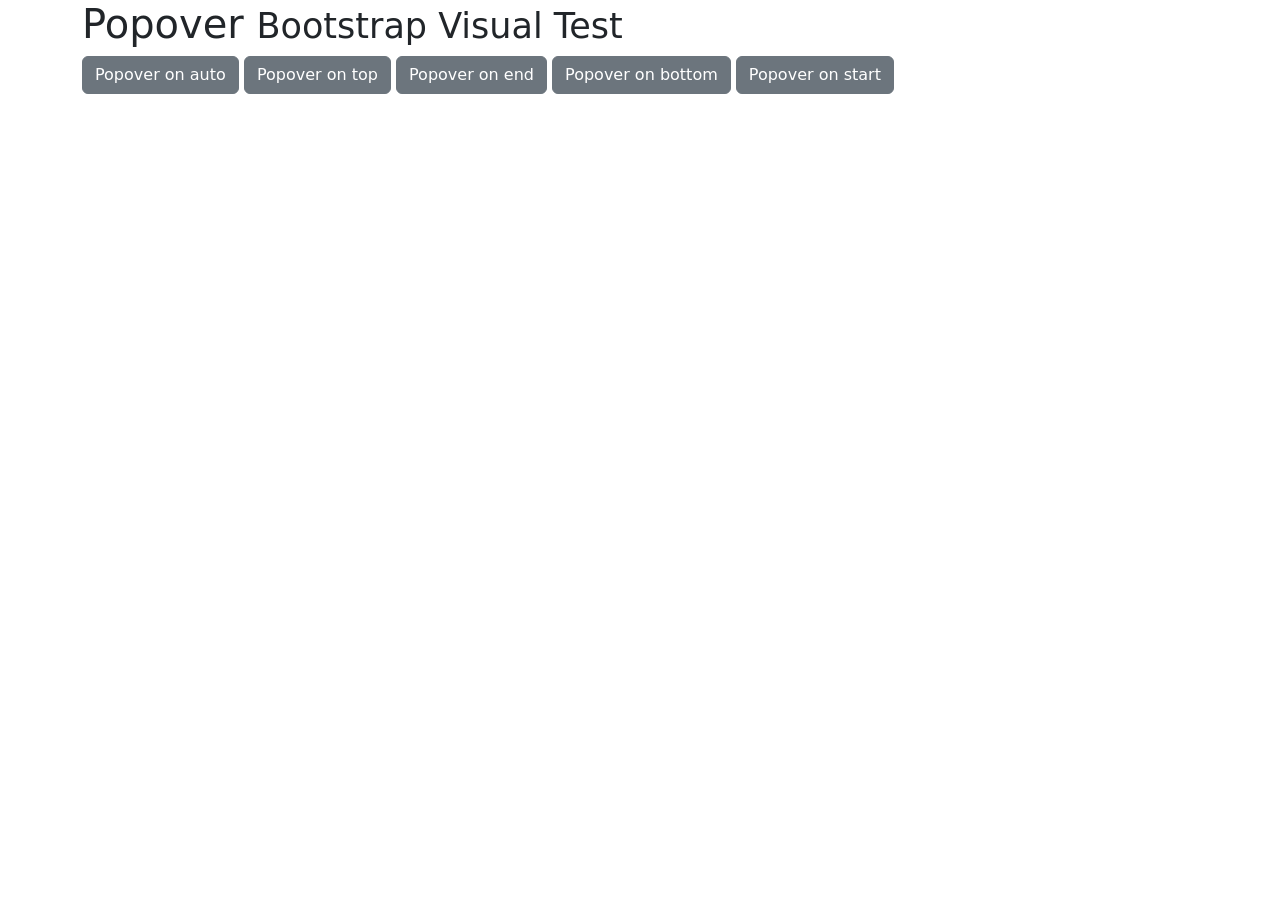
<file: RafiRaditya_XI-TKJ_WebProfilSMKAssalaam/bootstrap/js/tests/visual/popover.html>
<!doctype html>
<html lang="en">
  <head>
    <meta charset="utf-8">
    <meta name="viewport" content="width=device-width, initial-scale=1">
    <link href="../../../dist/css/bootstrap.min.css" rel="stylesheet">
    <title>Popover</title>
  </head>
  <body>
    <div class="container">
      <h1>Popover <small>Bootstrap Visual Test</small></h1>

      <button type="button" class="btn btn-secondary" data-bs-container="body" data-bs-toggle="popover" data-bs-placement="auto" data-bs-content="Vivamus sagittis lacus vel augue laoreet rutrum faucibus.">
        Popover on auto
      </button>

      <button type="button" class="btn btn-secondary" data-bs-container="body" data-bs-toggle="popover" data-bs-placement="top" data-bs-content="Default placement was on top but not enough place">
        Popover on top
      </button>

      <button type="button" class="btn btn-secondary" data-bs-container="body" data-bs-toggle="popover" data-bs-placement="right" data-bs-content="Vivamus sagittis lacus vel augue laoreet rutrum faucibus.">
        Popover on end
      </button>

      <button type="button" class="btn btn-secondary" data-bs-container="body" data-bs-toggle="popover" data-bs-placement="bottom" data-bs-content="Vivamus sagittis lacus vel augue laoreet rutrum faucibus.">
        Popover on bottom
      </button>

      <button type="button" class="btn btn-secondary" data-bs-container="body" data-bs-toggle="popover" data-bs-placement="left" data-bs-content="Vivamus sagittis lacus vel augue laoreet rutrum faucibus.">
        Popover on start
      </button>
    </div>

    <script src="../../../dist/js/bootstrap.bundle.js"></script>
    <script>
      /* global bootstrap: false */

      document.querySelectorAll('[data-bs-toggle="popover"]').forEach(popoverEl => new bootstrap.Popover(popoverEl))
    </script>
  </body>
</html>
</file>
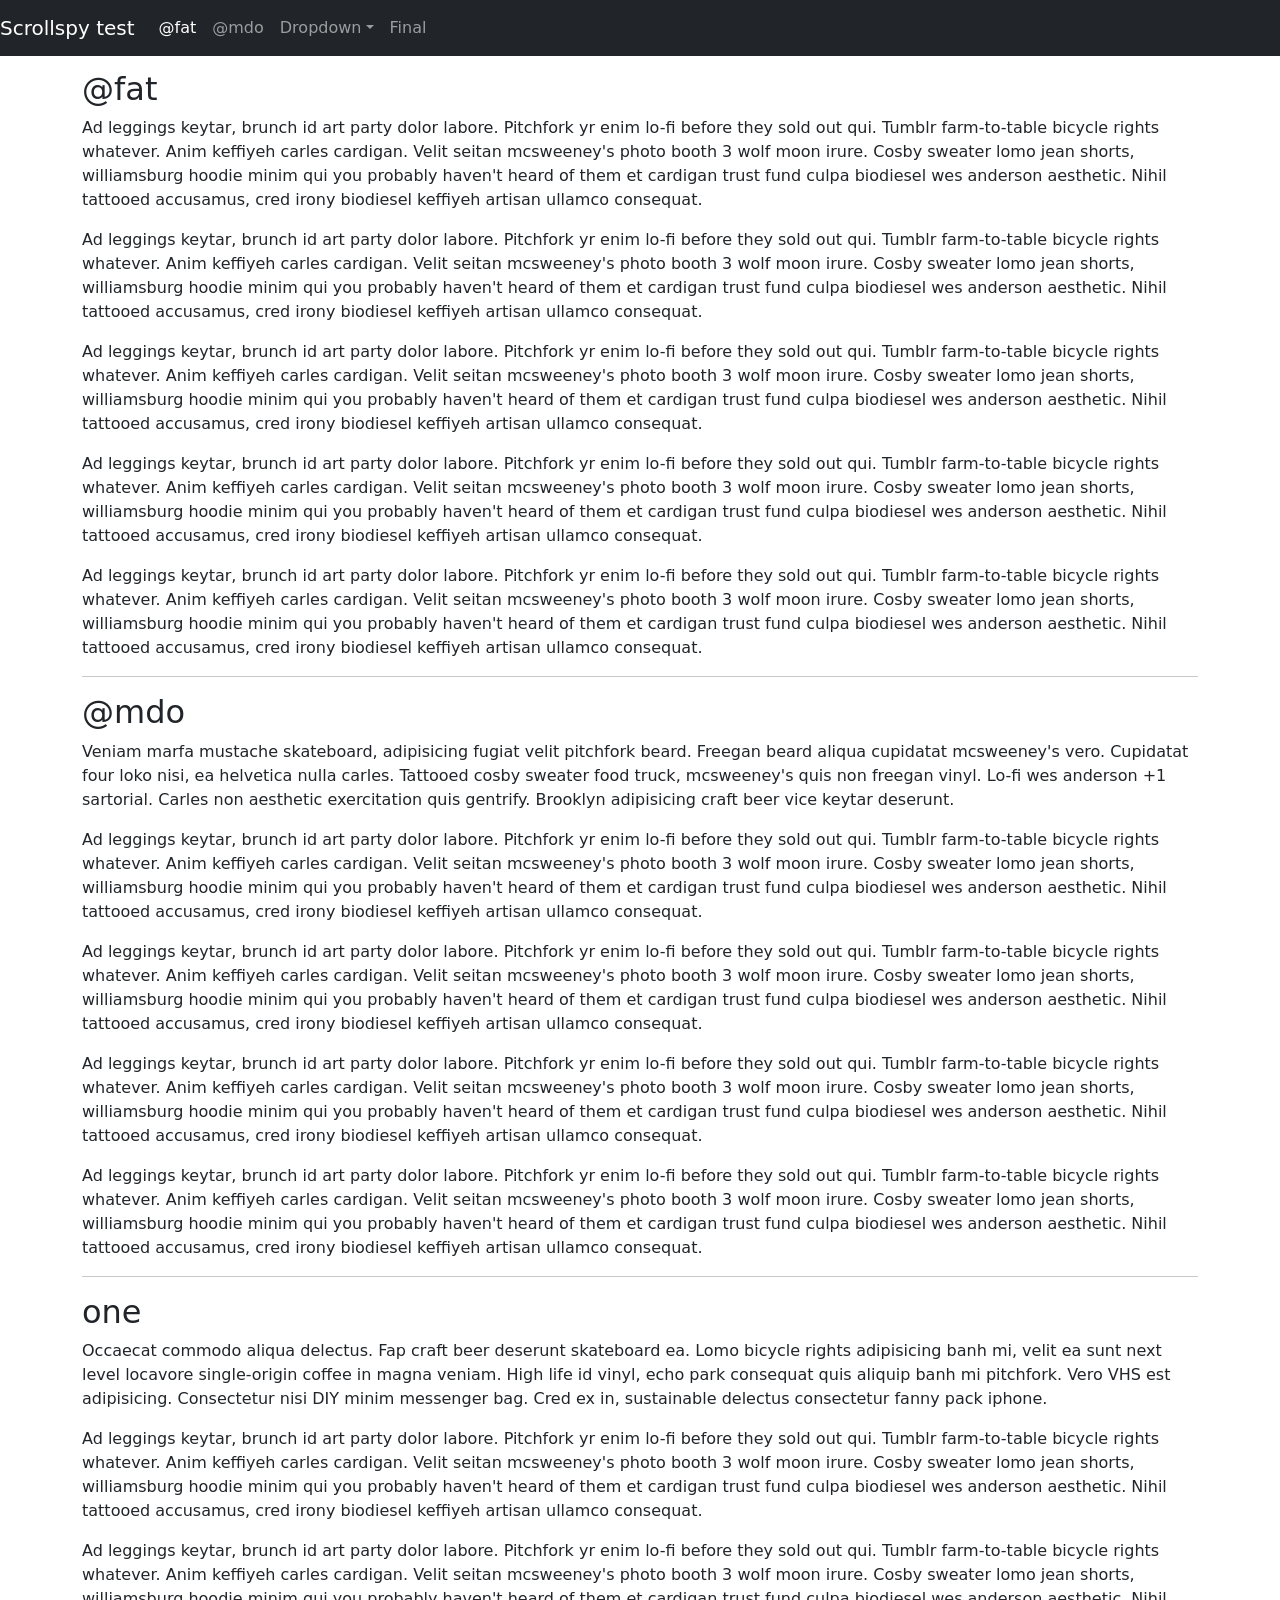
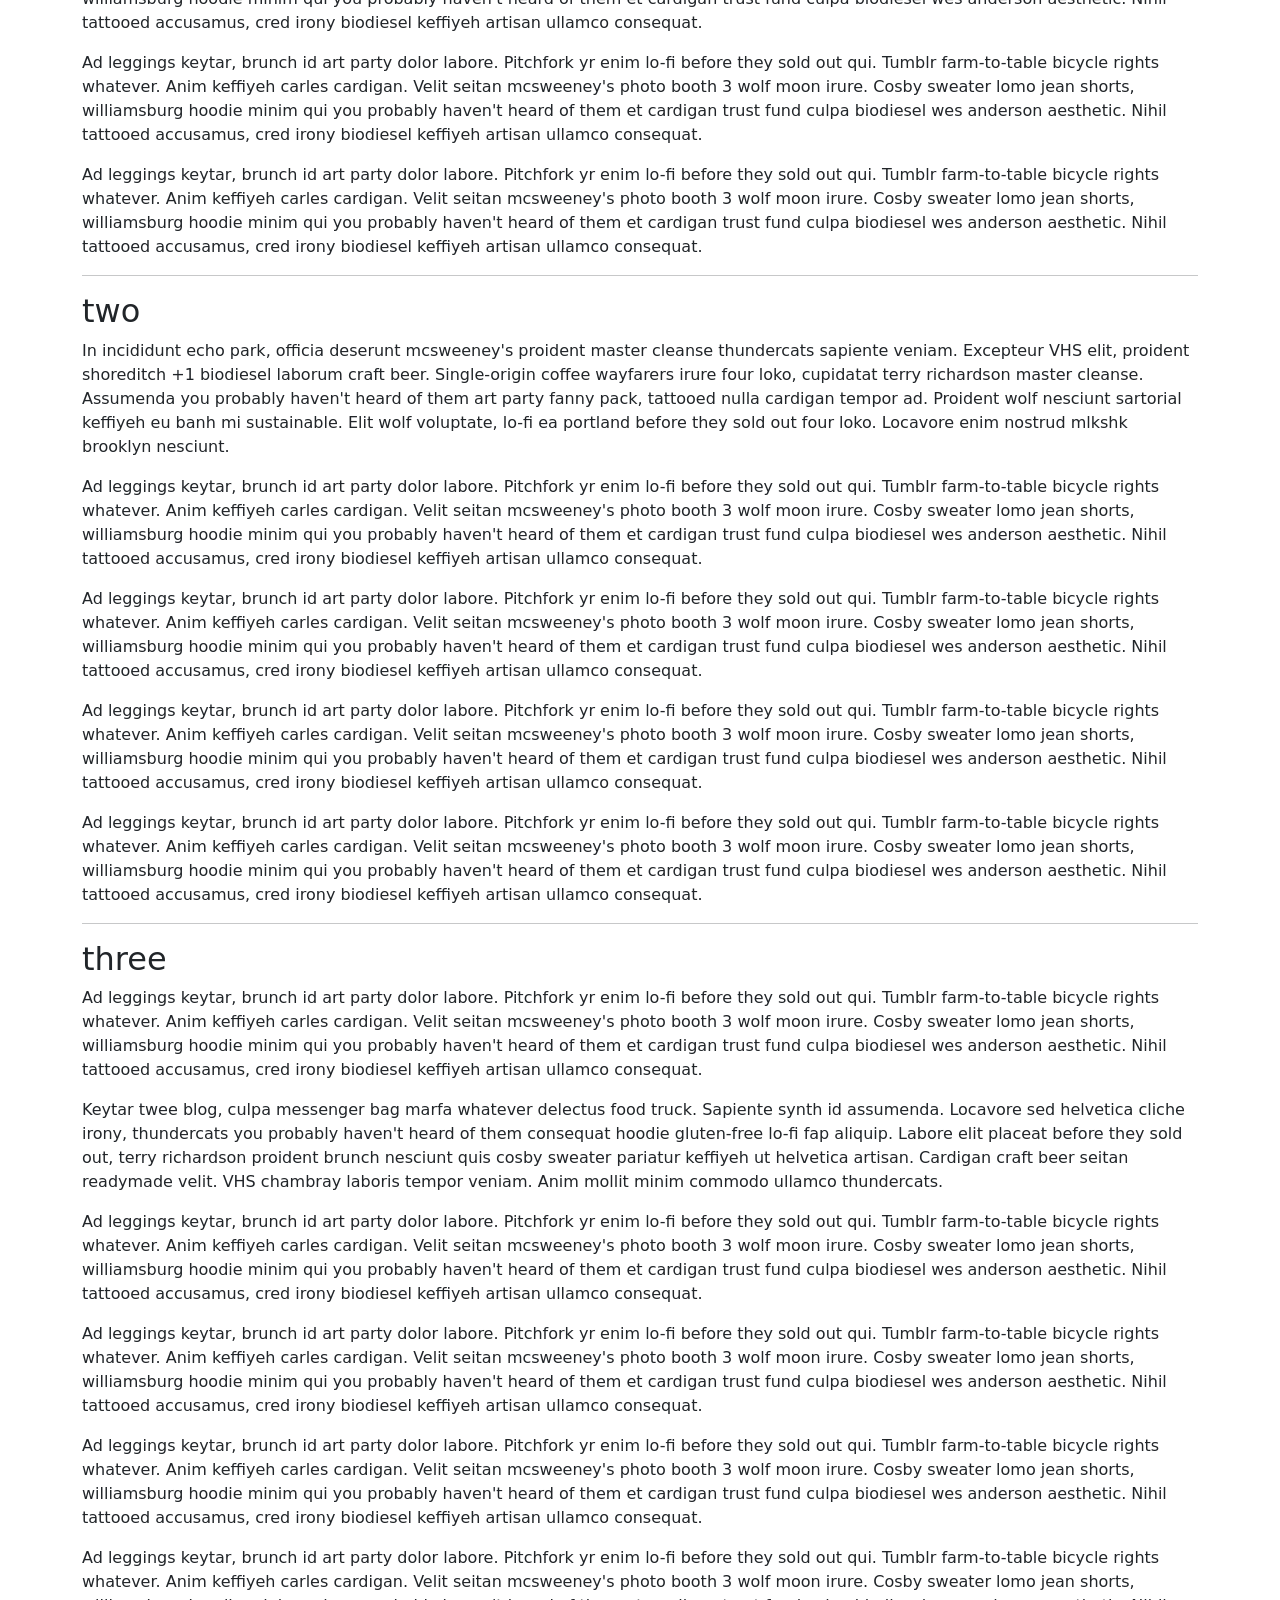
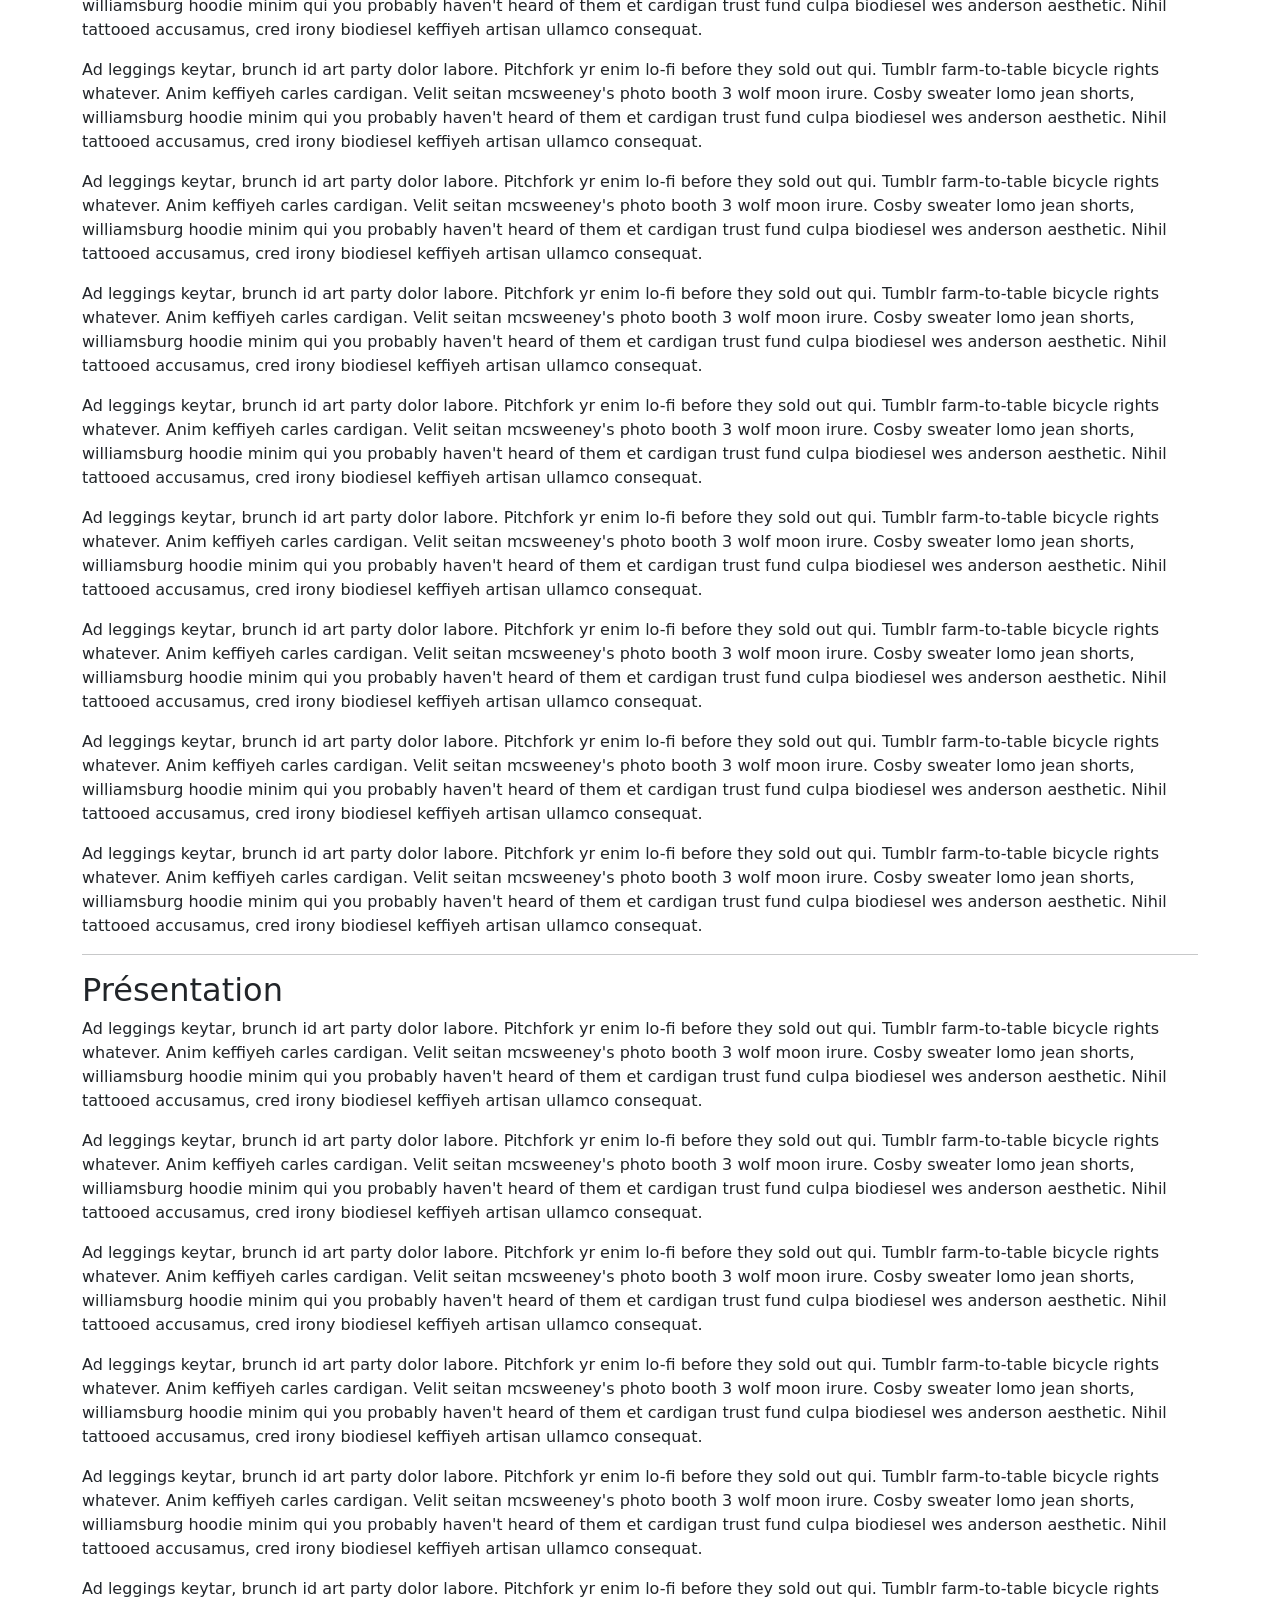
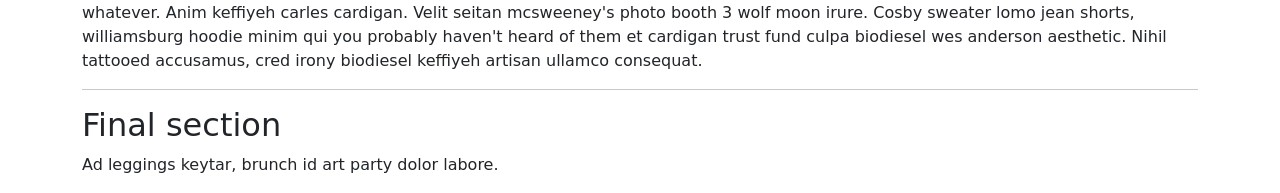
<file: RafiRaditya_XI-TKJ_WebProfilSMKAssalaam/bootstrap/js/tests/visual/scrollspy.html>
<!doctype html>
<html lang="en">
  <head>
    <meta charset="utf-8">
    <meta name="viewport" content="width=device-width, initial-scale=1">
    <link href="../../../dist/css/bootstrap.min.css" rel="stylesheet">
    <title>Scrollspy</title>
    <style>
      body { padding-top: 70px; }
    </style>
  </head>
  <body data-bs-spy="scroll" data-bs-target=".navbar" data-bs-offset="70">
    <nav class="navbar navbar-expand-md navbar-dark bg-dark fixed-top">
      <a class="navbar-brand" href="#">Scrollspy test</a>
      <button class="navbar-toggler" type="button" data-bs-toggle="collapse" data-bs-target="#navbarSupportedContent" aria-controls="navbarSupportedContent" aria-expanded="false" aria-label="Toggle navigation">
        <span class="navbar-toggler-icon"></span>
      </button>
      <div class="navbar-collapse collapse" id="navbarSupportedContent">
        <ul class="navbar-nav me-auto">
          <li class="nav-item">
            <a class="nav-link" href="#fat">@fat</a>
          </li>
          <li class="nav-item">
            <a class="nav-link" href="#mdo">@mdo</a>
          </li>
          <li class="nav-item dropdown">
            <a class="nav-link dropdown-toggle" href="#" data-bs-toggle="dropdown" aria-expanded="false">Dropdown</a>
            <ul class="dropdown-menu">
              <li><a class="dropdown-item" href="#one">One</a></li>
              <li><a class="dropdown-item" href="#two">Two</a></li>
              <li><a class="dropdown-item" href="#three">Three</a></li>
              <li><a class="dropdown-item" href="#présentation">Présentation</a></li>
            </ul>
          </li>
          <li class="nav-item">
            <a class="nav-link" href="#final">Final</a>
          </li>
        </ul>
      </div>
    </nav>
    <div class="container">
      <h2 id="fat">@fat</h2>
      <p>Ad leggings keytar, brunch id art party dolor labore. Pitchfork yr enim lo-fi before they sold out qui. Tumblr farm-to-table bicycle rights whatever. Anim keffiyeh carles cardigan. Velit seitan mcsweeney's photo booth 3 wolf moon irure. Cosby sweater lomo jean shorts, williamsburg hoodie minim qui you probably haven't heard of them et cardigan trust fund culpa biodiesel wes anderson aesthetic. Nihil tattooed accusamus, cred irony biodiesel keffiyeh artisan ullamco consequat.</p>
      <p>Ad leggings keytar, brunch id art party dolor labore. Pitchfork yr enim lo-fi before they sold out qui. Tumblr farm-to-table bicycle rights whatever. Anim keffiyeh carles cardigan. Velit seitan mcsweeney's photo booth 3 wolf moon irure. Cosby sweater lomo jean shorts, williamsburg hoodie minim qui you probably haven't heard of them et cardigan trust fund culpa biodiesel wes anderson aesthetic. Nihil tattooed accusamus, cred irony biodiesel keffiyeh artisan ullamco consequat.</p>
      <p>Ad leggings keytar, brunch id art party dolor labore. Pitchfork yr enim lo-fi before they sold out qui. Tumblr farm-to-table bicycle rights whatever. Anim keffiyeh carles cardigan. Velit seitan mcsweeney's photo booth 3 wolf moon irure. Cosby sweater lomo jean shorts, williamsburg hoodie minim qui you probably haven't heard of them et cardigan trust fund culpa biodiesel wes anderson aesthetic. Nihil tattooed accusamus, cred irony biodiesel keffiyeh artisan ullamco consequat.</p>
      <p>Ad leggings keytar, brunch id art party dolor labore. Pitchfork yr enim lo-fi before they sold out qui. Tumblr farm-to-table bicycle rights whatever. Anim keffiyeh carles cardigan. Velit seitan mcsweeney's photo booth 3 wolf moon irure. Cosby sweater lomo jean shorts, williamsburg hoodie minim qui you probably haven't heard of them et cardigan trust fund culpa biodiesel wes anderson aesthetic. Nihil tattooed accusamus, cred irony biodiesel keffiyeh artisan ullamco consequat.</p>
      <p>Ad leggings keytar, brunch id art party dolor labore. Pitchfork yr enim lo-fi before they sold out qui. Tumblr farm-to-table bicycle rights whatever. Anim keffiyeh carles cardigan. Velit seitan mcsweeney's photo booth 3 wolf moon irure. Cosby sweater lomo jean shorts, williamsburg hoodie minim qui you probably haven't heard of them et cardigan trust fund culpa biodiesel wes anderson aesthetic. Nihil tattooed accusamus, cred irony biodiesel keffiyeh artisan ullamco consequat.</p>
      <hr>
      <h2 id="mdo">@mdo</h2>
      <p>Veniam marfa mustache skateboard, adipisicing fugiat velit pitchfork beard. Freegan beard aliqua cupidatat mcsweeney's vero. Cupidatat four loko nisi, ea helvetica nulla carles. Tattooed cosby sweater food truck, mcsweeney's quis non freegan vinyl. Lo-fi wes anderson +1 sartorial. Carles non aesthetic exercitation quis gentrify. Brooklyn adipisicing craft beer vice keytar deserunt.</p>
      <p>Ad leggings keytar, brunch id art party dolor labore. Pitchfork yr enim lo-fi before they sold out qui. Tumblr farm-to-table bicycle rights whatever. Anim keffiyeh carles cardigan. Velit seitan mcsweeney's photo booth 3 wolf moon irure. Cosby sweater lomo jean shorts, williamsburg hoodie minim qui you probably haven't heard of them et cardigan trust fund culpa biodiesel wes anderson aesthetic. Nihil tattooed accusamus, cred irony biodiesel keffiyeh artisan ullamco consequat.</p>
      <p>Ad leggings keytar, brunch id art party dolor labore. Pitchfork yr enim lo-fi before they sold out qui. Tumblr farm-to-table bicycle rights whatever. Anim keffiyeh carles cardigan. Velit seitan mcsweeney's photo booth 3 wolf moon irure. Cosby sweater lomo jean shorts, williamsburg hoodie minim qui you probably haven't heard of them et cardigan trust fund culpa biodiesel wes anderson aesthetic. Nihil tattooed accusamus, cred irony biodiesel keffiyeh artisan ullamco consequat.</p>
      <p>Ad leggings keytar, brunch id art party dolor labore. Pitchfork yr enim lo-fi before they sold out qui. Tumblr farm-to-table bicycle rights whatever. Anim keffiyeh carles cardigan. Velit seitan mcsweeney's photo booth 3 wolf moon irure. Cosby sweater lomo jean shorts, williamsburg hoodie minim qui you probably haven't heard of them et cardigan trust fund culpa biodiesel wes anderson aesthetic. Nihil tattooed accusamus, cred irony biodiesel keffiyeh artisan ullamco consequat.</p>
      <p>Ad leggings keytar, brunch id art party dolor labore. Pitchfork yr enim lo-fi before they sold out qui. Tumblr farm-to-table bicycle rights whatever. Anim keffiyeh carles cardigan. Velit seitan mcsweeney's photo booth 3 wolf moon irure. Cosby sweater lomo jean shorts, williamsburg hoodie minim qui you probably haven't heard of them et cardigan trust fund culpa biodiesel wes anderson aesthetic. Nihil tattooed accusamus, cred irony biodiesel keffiyeh artisan ullamco consequat.</p>
      <hr>
      <h2 id="one">one</h2>
      <p>Occaecat commodo aliqua delectus. Fap craft beer deserunt skateboard ea. Lomo bicycle rights adipisicing banh mi, velit ea sunt next level locavore single-origin coffee in magna veniam. High life id vinyl, echo park consequat quis aliquip banh mi pitchfork. Vero VHS est adipisicing. Consectetur nisi DIY minim messenger bag. Cred ex in, sustainable delectus consectetur fanny pack iphone.</p>
      <p>Ad leggings keytar, brunch id art party dolor labore. Pitchfork yr enim lo-fi before they sold out qui. Tumblr farm-to-table bicycle rights whatever. Anim keffiyeh carles cardigan. Velit seitan mcsweeney's photo booth 3 wolf moon irure. Cosby sweater lomo jean shorts, williamsburg hoodie minim qui you probably haven't heard of them et cardigan trust fund culpa biodiesel wes anderson aesthetic. Nihil tattooed accusamus, cred irony biodiesel keffiyeh artisan ullamco consequat.</p>
      <p>Ad leggings keytar, brunch id art party dolor labore. Pitchfork yr enim lo-fi before they sold out qui. Tumblr farm-to-table bicycle rights whatever. Anim keffiyeh carles cardigan. Velit seitan mcsweeney's photo booth 3 wolf moon irure. Cosby sweater lomo jean shorts, williamsburg hoodie minim qui you probably haven't heard of them et cardigan trust fund culpa biodiesel wes anderson aesthetic. Nihil tattooed accusamus, cred irony biodiesel keffiyeh artisan ullamco consequat.</p>
      <p>Ad leggings keytar, brunch id art party dolor labore. Pitchfork yr enim lo-fi before they sold out qui. Tumblr farm-to-table bicycle rights whatever. Anim keffiyeh carles cardigan. Velit seitan mcsweeney's photo booth 3 wolf moon irure. Cosby sweater lomo jean shorts, williamsburg hoodie minim qui you probably haven't heard of them et cardigan trust fund culpa biodiesel wes anderson aesthetic. Nihil tattooed accusamus, cred irony biodiesel keffiyeh artisan ullamco consequat.</p>
      <p>Ad leggings keytar, brunch id art party dolor labore. Pitchfork yr enim lo-fi before they sold out qui. Tumblr farm-to-table bicycle rights whatever. Anim keffiyeh carles cardigan. Velit seitan mcsweeney's photo booth 3 wolf moon irure. Cosby sweater lomo jean shorts, williamsburg hoodie minim qui you probably haven't heard of them et cardigan trust fund culpa biodiesel wes anderson aesthetic. Nihil tattooed accusamus, cred irony biodiesel keffiyeh artisan ullamco consequat.</p>
      <hr>
      <h2 id="two">two</h2>
      <p>In incididunt echo park, officia deserunt mcsweeney's proident master cleanse thundercats sapiente veniam. Excepteur VHS elit, proident shoreditch +1 biodiesel laborum craft beer. Single-origin coffee wayfarers irure four loko, cupidatat terry richardson master cleanse. Assumenda you probably haven't heard of them art party fanny pack, tattooed nulla cardigan tempor ad. Proident wolf nesciunt sartorial keffiyeh eu banh mi sustainable. Elit wolf voluptate, lo-fi ea portland before they sold out four loko. Locavore enim nostrud mlkshk brooklyn nesciunt.</p>
      <p>Ad leggings keytar, brunch id art party dolor labore. Pitchfork yr enim lo-fi before they sold out qui. Tumblr farm-to-table bicycle rights whatever. Anim keffiyeh carles cardigan. Velit seitan mcsweeney's photo booth 3 wolf moon irure. Cosby sweater lomo jean shorts, williamsburg hoodie minim qui you probably haven't heard of them et cardigan trust fund culpa biodiesel wes anderson aesthetic. Nihil tattooed accusamus, cred irony biodiesel keffiyeh artisan ullamco consequat.</p>
      <p>Ad leggings keytar, brunch id art party dolor labore. Pitchfork yr enim lo-fi before they sold out qui. Tumblr farm-to-table bicycle rights whatever. Anim keffiyeh carles cardigan. Velit seitan mcsweeney's photo booth 3 wolf moon irure. Cosby sweater lomo jean shorts, williamsburg hoodie minim qui you probably haven't heard of them et cardigan trust fund culpa biodiesel wes anderson aesthetic. Nihil tattooed accusamus, cred irony biodiesel keffiyeh artisan ullamco consequat.</p>
      <p>Ad leggings keytar, brunch id art party dolor labore. Pitchfork yr enim lo-fi before they sold out qui. Tumblr farm-to-table bicycle rights whatever. Anim keffiyeh carles cardigan. Velit seitan mcsweeney's photo booth 3 wolf moon irure. Cosby sweater lomo jean shorts, williamsburg hoodie minim qui you probably haven't heard of them et cardigan trust fund culpa biodiesel wes anderson aesthetic. Nihil tattooed accusamus, cred irony biodiesel keffiyeh artisan ullamco consequat.</p>
      <p>Ad leggings keytar, brunch id art party dolor labore. Pitchfork yr enim lo-fi before they sold out qui. Tumblr farm-to-table bicycle rights whatever. Anim keffiyeh carles cardigan. Velit seitan mcsweeney's photo booth 3 wolf moon irure. Cosby sweater lomo jean shorts, williamsburg hoodie minim qui you probably haven't heard of them et cardigan trust fund culpa biodiesel wes anderson aesthetic. Nihil tattooed accusamus, cred irony biodiesel keffiyeh artisan ullamco consequat.</p>
      <hr>
      <h2 id="three">three</h2>
      <p>Ad leggings keytar, brunch id art party dolor labore. Pitchfork yr enim lo-fi before they sold out qui. Tumblr farm-to-table bicycle rights whatever. Anim keffiyeh carles cardigan. Velit seitan mcsweeney's photo booth 3 wolf moon irure. Cosby sweater lomo jean shorts, williamsburg hoodie minim qui you probably haven't heard of them et cardigan trust fund culpa biodiesel wes anderson aesthetic. Nihil tattooed accusamus, cred irony biodiesel keffiyeh artisan ullamco consequat.</p>
      <p>Keytar twee blog, culpa messenger bag marfa whatever delectus food truck. Sapiente synth id assumenda. Locavore sed helvetica cliche irony, thundercats you probably haven't heard of them consequat hoodie gluten-free lo-fi fap aliquip. Labore elit placeat before they sold out, terry richardson proident brunch nesciunt quis cosby sweater pariatur keffiyeh ut helvetica artisan. Cardigan craft beer seitan readymade velit. VHS chambray laboris tempor veniam. Anim mollit minim commodo ullamco thundercats.</p>
      <p>Ad leggings keytar, brunch id art party dolor labore. Pitchfork yr enim lo-fi before they sold out qui. Tumblr farm-to-table bicycle rights whatever. Anim keffiyeh carles cardigan. Velit seitan mcsweeney's photo booth 3 wolf moon irure. Cosby sweater lomo jean shorts, williamsburg hoodie minim qui you probably haven't heard of them et cardigan trust fund culpa biodiesel wes anderson aesthetic. Nihil tattooed accusamus, cred irony biodiesel keffiyeh artisan ullamco consequat.</p>
      <p>Ad leggings keytar, brunch id art party dolor labore. Pitchfork yr enim lo-fi before they sold out qui. Tumblr farm-to-table bicycle rights whatever. Anim keffiyeh carles cardigan. Velit seitan mcsweeney's photo booth 3 wolf moon irure. Cosby sweater lomo jean shorts, williamsburg hoodie minim qui you probably haven't heard of them et cardigan trust fund culpa biodiesel wes anderson aesthetic. Nihil tattooed accusamus, cred irony biodiesel keffiyeh artisan ullamco consequat.</p>
      <p>Ad leggings keytar, brunch id art party dolor labore. Pitchfork yr enim lo-fi before they sold out qui. Tumblr farm-to-table bicycle rights whatever. Anim keffiyeh carles cardigan. Velit seitan mcsweeney's photo booth 3 wolf moon irure. Cosby sweater lomo jean shorts, williamsburg hoodie minim qui you probably haven't heard of them et cardigan trust fund culpa biodiesel wes anderson aesthetic. Nihil tattooed accusamus, cred irony biodiesel keffiyeh artisan ullamco consequat.</p>
      <p>Ad leggings keytar, brunch id art party dolor labore. Pitchfork yr enim lo-fi before they sold out qui. Tumblr farm-to-table bicycle rights whatever. Anim keffiyeh carles cardigan. Velit seitan mcsweeney's photo booth 3 wolf moon irure. Cosby sweater lomo jean shorts, williamsburg hoodie minim qui you probably haven't heard of them et cardigan trust fund culpa biodiesel wes anderson aesthetic. Nihil tattooed accusamus, cred irony biodiesel keffiyeh artisan ullamco consequat.</p>
      <p>Ad leggings keytar, brunch id art party dolor labore. Pitchfork yr enim lo-fi before they sold out qui. Tumblr farm-to-table bicycle rights whatever. Anim keffiyeh carles cardigan. Velit seitan mcsweeney's photo booth 3 wolf moon irure. Cosby sweater lomo jean shorts, williamsburg hoodie minim qui you probably haven't heard of them et cardigan trust fund culpa biodiesel wes anderson aesthetic. Nihil tattooed accusamus, cred irony biodiesel keffiyeh artisan ullamco consequat.</p>
      <p>Ad leggings keytar, brunch id art party dolor labore. Pitchfork yr enim lo-fi before they sold out qui. Tumblr farm-to-table bicycle rights whatever. Anim keffiyeh carles cardigan. Velit seitan mcsweeney's photo booth 3 wolf moon irure. Cosby sweater lomo jean shorts, williamsburg hoodie minim qui you probably haven't heard of them et cardigan trust fund culpa biodiesel wes anderson aesthetic. Nihil tattooed accusamus, cred irony biodiesel keffiyeh artisan ullamco consequat.</p>
      <p>Ad leggings keytar, brunch id art party dolor labore. Pitchfork yr enim lo-fi before they sold out qui. Tumblr farm-to-table bicycle rights whatever. Anim keffiyeh carles cardigan. Velit seitan mcsweeney's photo booth 3 wolf moon irure. Cosby sweater lomo jean shorts, williamsburg hoodie minim qui you probably haven't heard of them et cardigan trust fund culpa biodiesel wes anderson aesthetic. Nihil tattooed accusamus, cred irony biodiesel keffiyeh artisan ullamco consequat.</p>
      <p>Ad leggings keytar, brunch id art party dolor labore. Pitchfork yr enim lo-fi before they sold out qui. Tumblr farm-to-table bicycle rights whatever. Anim keffiyeh carles cardigan. Velit seitan mcsweeney's photo booth 3 wolf moon irure. Cosby sweater lomo jean shorts, williamsburg hoodie minim qui you probably haven't heard of them et cardigan trust fund culpa biodiesel wes anderson aesthetic. Nihil tattooed accusamus, cred irony biodiesel keffiyeh artisan ullamco consequat.</p>
      <p>Ad leggings keytar, brunch id art party dolor labore. Pitchfork yr enim lo-fi before they sold out qui. Tumblr farm-to-table bicycle rights whatever. Anim keffiyeh carles cardigan. Velit seitan mcsweeney's photo booth 3 wolf moon irure. Cosby sweater lomo jean shorts, williamsburg hoodie minim qui you probably haven't heard of them et cardigan trust fund culpa biodiesel wes anderson aesthetic. Nihil tattooed accusamus, cred irony biodiesel keffiyeh artisan ullamco consequat.</p>
      <p>Ad leggings keytar, brunch id art party dolor labore. Pitchfork yr enim lo-fi before they sold out qui. Tumblr farm-to-table bicycle rights whatever. Anim keffiyeh carles cardigan. Velit seitan mcsweeney's photo booth 3 wolf moon irure. Cosby sweater lomo jean shorts, williamsburg hoodie minim qui you probably haven't heard of them et cardigan trust fund culpa biodiesel wes anderson aesthetic. Nihil tattooed accusamus, cred irony biodiesel keffiyeh artisan ullamco consequat.</p>
      <p>Ad leggings keytar, brunch id art party dolor labore. Pitchfork yr enim lo-fi before they sold out qui. Tumblr farm-to-table bicycle rights whatever. Anim keffiyeh carles cardigan. Velit seitan mcsweeney's photo booth 3 wolf moon irure. Cosby sweater lomo jean shorts, williamsburg hoodie minim qui you probably haven't heard of them et cardigan trust fund culpa biodiesel wes anderson aesthetic. Nihil tattooed accusamus, cred irony biodiesel keffiyeh artisan ullamco consequat.</p>
      <p>Ad leggings keytar, brunch id art party dolor labore. Pitchfork yr enim lo-fi before they sold out qui. Tumblr farm-to-table bicycle rights whatever. Anim keffiyeh carles cardigan. Velit seitan mcsweeney's photo booth 3 wolf moon irure. Cosby sweater lomo jean shorts, williamsburg hoodie minim qui you probably haven't heard of them et cardigan trust fund culpa biodiesel wes anderson aesthetic. Nihil tattooed accusamus, cred irony biodiesel keffiyeh artisan ullamco consequat.</p>
      <hr>
      <h2 id="présentation">Présentation</h2>
      <p>Ad leggings keytar, brunch id art party dolor labore. Pitchfork yr enim lo-fi before they sold out qui. Tumblr farm-to-table bicycle rights whatever. Anim keffiyeh carles cardigan. Velit seitan mcsweeney's photo booth 3 wolf moon irure. Cosby sweater lomo jean shorts, williamsburg hoodie minim qui you probably haven't heard of them et cardigan trust fund culpa biodiesel wes anderson aesthetic. Nihil tattooed accusamus, cred irony biodiesel keffiyeh artisan ullamco consequat.</p>
      <p>Ad leggings keytar, brunch id art party dolor labore. Pitchfork yr enim lo-fi before they sold out qui. Tumblr farm-to-table bicycle rights whatever. Anim keffiyeh carles cardigan. Velit seitan mcsweeney's photo booth 3 wolf moon irure. Cosby sweater lomo jean shorts, williamsburg hoodie minim qui you probably haven't heard of them et cardigan trust fund culpa biodiesel wes anderson aesthetic. Nihil tattooed accusamus, cred irony biodiesel keffiyeh artisan ullamco consequat.</p>
      <p>Ad leggings keytar, brunch id art party dolor labore. Pitchfork yr enim lo-fi before they sold out qui. Tumblr farm-to-table bicycle rights whatever. Anim keffiyeh carles cardigan. Velit seitan mcsweeney's photo booth 3 wolf moon irure. Cosby sweater lomo jean shorts, williamsburg hoodie minim qui you probably haven't heard of them et cardigan trust fund culpa biodiesel wes anderson aesthetic. Nihil tattooed accusamus, cred irony biodiesel keffiyeh artisan ullamco consequat.</p>
      <p>Ad leggings keytar, brunch id art party dolor labore. Pitchfork yr enim lo-fi before they sold out qui. Tumblr farm-to-table bicycle rights whatever. Anim keffiyeh carles cardigan. Velit seitan mcsweeney's photo booth 3 wolf moon irure. Cosby sweater lomo jean shorts, williamsburg hoodie minim qui you probably haven't heard of them et cardigan trust fund culpa biodiesel wes anderson aesthetic. Nihil tattooed accusamus, cred irony biodiesel keffiyeh artisan ullamco consequat.</p>
      <p>Ad leggings keytar, brunch id art party dolor labore. Pitchfork yr enim lo-fi before they sold out qui. Tumblr farm-to-table bicycle rights whatever. Anim keffiyeh carles cardigan. Velit seitan mcsweeney's photo booth 3 wolf moon irure. Cosby sweater lomo jean shorts, williamsburg hoodie minim qui you probably haven't heard of them et cardigan trust fund culpa biodiesel wes anderson aesthetic. Nihil tattooed accusamus, cred irony biodiesel keffiyeh artisan ullamco consequat.</p>
      <p>Ad leggings keytar, brunch id art party dolor labore. Pitchfork yr enim lo-fi before they sold out qui. Tumblr farm-to-table bicycle rights whatever. Anim keffiyeh carles cardigan. Velit seitan mcsweeney's photo booth 3 wolf moon irure. Cosby sweater lomo jean shorts, williamsburg hoodie minim qui you probably haven't heard of them et cardigan trust fund culpa biodiesel wes anderson aesthetic. Nihil tattooed accusamus, cred irony biodiesel keffiyeh artisan ullamco consequat.</p>
      <hr>
      <h2 id="final">Final section</h2>
      <p>Ad leggings keytar, brunch id art party dolor labore.</p>
    </div>

    <script src="../../../dist/js/bootstrap.bundle.js"></script>
  </body>
</html>
</file>
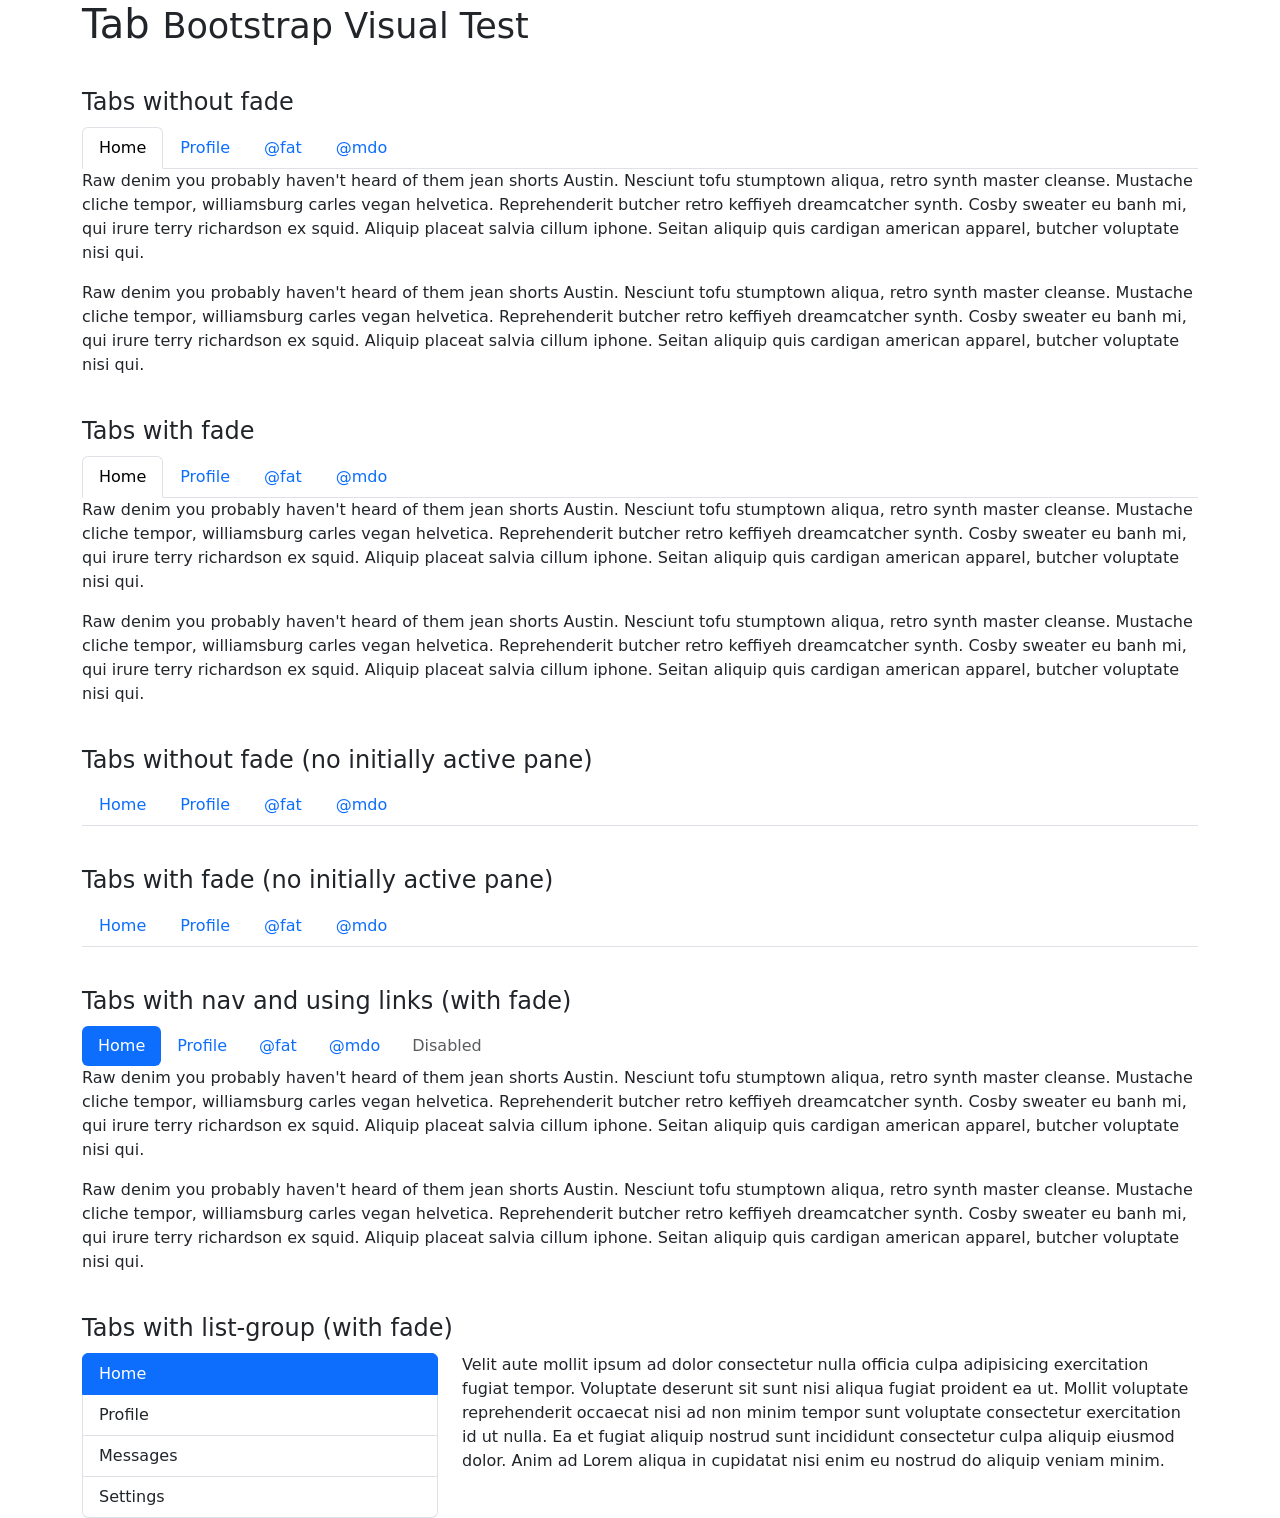
<file: RafiRaditya_XI-TKJ_WebProfilSMKAssalaam/bootstrap/js/tests/visual/tab.html>
<!doctype html>
<html lang="en">
  <head>
    <meta charset="utf-8">
    <meta name="viewport" content="width=device-width, initial-scale=1">
    <link href="../../../dist/css/bootstrap.min.css" rel="stylesheet">
    <title>Tab</title>
    <style>
      h4 {
        margin: 40px 0 10px;
      }
    </style>
  </head>
  <body>
    <div class="container">
      <h1>Tab <small>Bootstrap Visual Test</small></h1>

      <h4>Tabs without fade</h4>

      <ul class="nav nav-tabs" role="tablist">
        <li class="nav-item" role="presentation">
          <button type="button" class="nav-link active" data-bs-toggle="tab" data-bs-target="#home" role="tab" aria-selected="true">Home</button>
        </li>
        <li class="nav-item" role="presentation">
          <button type="button" class="nav-link" data-bs-toggle="tab" data-bs-target="#profile" role="tab">Profile</button>
        </li>
        <li class="nav-item" role="presentation">
          <button type="button" class="nav-link" data-bs-toggle="tab" data-bs-target="#fat" role="tab">@fat</button>
        </li>
        <li class="nav-item" role="presentation">
          <button type="button" class="nav-link" data-bs-toggle="tab" data-bs-target="#mdo" role="tab">@mdo</button>
        </li>
      </ul>

      <div class="tab-content" role="tablist">
        <div class="tab-pane active" id="home" role="tabpanel">
          <p>Raw denim you probably haven't heard of them jean shorts Austin. Nesciunt tofu stumptown aliqua, retro synth master cleanse. Mustache cliche tempor, williamsburg carles vegan helvetica. Reprehenderit butcher retro keffiyeh dreamcatcher synth. Cosby sweater eu banh mi, qui irure terry richardson ex squid. Aliquip placeat salvia cillum iphone. Seitan aliquip quis cardigan american apparel, butcher voluptate nisi qui.</p>
          <p>Raw denim you probably haven't heard of them jean shorts Austin. Nesciunt tofu stumptown aliqua, retro synth master cleanse. Mustache cliche tempor, williamsburg carles vegan helvetica. Reprehenderit butcher retro keffiyeh dreamcatcher synth. Cosby sweater eu banh mi, qui irure terry richardson ex squid. Aliquip placeat salvia cillum iphone. Seitan aliquip quis cardigan american apparel, butcher voluptate nisi qui.</p>
        </div>
        <div class="tab-pane" id="profile" role="tabpanel">
          <p>Food truck fixie locavore, accusamus mcsweeney's marfa nulla single-origin coffee squid. Exercitation +1 labore velit, blog sartorial PBR leggings next level wes anderson artisan four loko farm-to-table craft beer twee. Qui photo booth letterpress, commodo enim craft beer mlkshk aliquip jean shorts ullamco ad vinyl cillum PBR. Homo nostrud organic, assumenda labore aesthetic magna delectus mollit. Keytar helvetica VHS salvia yr, vero magna velit sapiente labore stumptown. Vegan fanny pack odio cillum wes anderson 8-bit, sustainable jean shorts beard ut DIY ethical culpa terry richardson biodiesel. Art party scenester stumptown, tumblr butcher vero sint qui sapiente accusamus tattooed echo park.</p>
          <p>Food truck fixie locavore, accusamus mcsweeney's marfa nulla single-origin coffee squid. Exercitation +1 labore velit, blog sartorial PBR leggings next level wes anderson artisan four loko farm-to-table craft beer twee. Qui photo booth letterpress, commodo enim craft beer mlkshk aliquip jean shorts ullamco ad vinyl cillum PBR. Homo nostrud organic, assumenda labore aesthetic magna delectus mollit. Keytar helvetica VHS salvia yr, vero magna velit sapiente labore stumptown. Vegan fanny pack odio cillum wes anderson 8-bit, sustainable jean shorts beard ut DIY ethical culpa terry richardson biodiesel. Art party scenester stumptown, tumblr butcher vero sint qui sapiente accusamus tattooed echo park.</p>
        </div>
        <div class="tab-pane" id="fat" role="tabpanel">
          <p>Etsy mixtape wayfarers, ethical wes anderson tofu before they sold out mcsweeney's organic lomo retro fanny pack lo-fi farm-to-table readymade. Messenger bag gentrify pitchfork tattooed craft beer, iphone skateboard locavore carles etsy salvia banksy hoodie helvetica. DIY synth PBR banksy irony. Leggings gentrify squid 8-bit cred pitchfork. Williamsburg banh mi whatever gluten-free, carles pitchfork biodiesel fixie etsy retro mlkshk vice blog. Scenester cred you probably haven't heard of them, vinyl craft beer blog stumptown. Pitchfork sustainable tofu synth chambray yr.</p>
          <p>Etsy mixtape wayfarers, ethical wes anderson tofu before they sold out mcsweeney's organic lomo retro fanny pack lo-fi farm-to-table readymade. Messenger bag gentrify pitchfork tattooed craft beer, iphone skateboard locavore carles etsy salvia banksy hoodie helvetica. DIY synth PBR banksy irony. Leggings gentrify squid 8-bit cred pitchfork. Williamsburg banh mi whatever gluten-free, carles pitchfork biodiesel fixie etsy retro mlkshk vice blog. Scenester cred you probably haven't heard of them, vinyl craft beer blog stumptown. Pitchfork sustainable tofu synth chambray yr.</p>
        </div>
        <div class="tab-pane" id="mdo" role="tabpanel">
          <p>Trust fund seitan letterpress, keytar raw denim keffiyeh etsy art party before they sold out master cleanse gluten-free squid scenester freegan cosby sweater. Fanny pack portland seitan DIY, art party locavore wolf cliche high life echo park Austin. Cred vinyl keffiyeh DIY salvia PBR, banh mi before they sold out farm-to-table VHS viral locavore cosby sweater. Lomo wolf viral, mustache readymade thundercats keffiyeh craft beer marfa ethical. Wolf salvia freegan, sartorial keffiyeh echo park vegan.</p>
          <p>Trust fund seitan letterpress, keytar raw denim keffiyeh etsy art party before they sold out master cleanse gluten-free squid scenester freegan cosby sweater. Fanny pack portland seitan DIY, art party locavore wolf cliche high life echo park Austin. Cred vinyl keffiyeh DIY salvia PBR, banh mi before they sold out farm-to-table VHS viral locavore cosby sweater. Lomo wolf viral, mustache readymade thundercats keffiyeh craft beer marfa ethical. Wolf salvia freegan, sartorial keffiyeh echo park vegan.</p>
        </div>
      </div>

      <h4>Tabs with fade</h4>

      <ul class="nav nav-tabs" role="tablist">
        <li class="nav-item" role="presentation">
          <button type="button" class="nav-link active" data-bs-toggle="tab" data-bs-target="#home2" role="tab" aria-selected="true">Home</button>
        </li>
        <li class="nav-item" role="presentation">
          <button type="button" class="nav-link" data-bs-toggle="tab" data-bs-target="#profile2" role="tab">Profile</button>
        </li>
        <li class="nav-item" role="presentation">
          <button type="button" class="nav-link" data-bs-toggle="tab" data-bs-target="#fat2" role="tab">@fat</button>
        </li>
        <li class="nav-item" role="presentation">
          <button type="button" class="nav-link" data-bs-toggle="tab" data-bs-target="#mdo2" role="tab">@mdo</button>
        </li>
      </ul>

      <div class="tab-content" role="tablist">
        <div class="tab-pane fade show active" id="home2" role="tabpanel">
          <p>Raw denim you probably haven't heard of them jean shorts Austin. Nesciunt tofu stumptown aliqua, retro synth master cleanse. Mustache cliche tempor, williamsburg carles vegan helvetica. Reprehenderit butcher retro keffiyeh dreamcatcher synth. Cosby sweater eu banh mi, qui irure terry richardson ex squid. Aliquip placeat salvia cillum iphone. Seitan aliquip quis cardigan american apparel, butcher voluptate nisi qui.</p>
          <p>Raw denim you probably haven't heard of them jean shorts Austin. Nesciunt tofu stumptown aliqua, retro synth master cleanse. Mustache cliche tempor, williamsburg carles vegan helvetica. Reprehenderit butcher retro keffiyeh dreamcatcher synth. Cosby sweater eu banh mi, qui irure terry richardson ex squid. Aliquip placeat salvia cillum iphone. Seitan aliquip quis cardigan american apparel, butcher voluptate nisi qui.</p>
        </div>
        <div class="tab-pane fade" id="profile2" role="tabpanel">
          <p>Food truck fixie locavore, accusamus mcsweeney's marfa nulla single-origin coffee squid. Exercitation +1 labore velit, blog sartorial PBR leggings next level wes anderson artisan four loko farm-to-table craft beer twee. Qui photo booth letterpress, commodo enim craft beer mlkshk aliquip jean shorts ullamco ad vinyl cillum PBR. Homo nostrud organic, assumenda labore aesthetic magna delectus mollit. Keytar helvetica VHS salvia yr, vero magna velit sapiente labore stumptown. Vegan fanny pack odio cillum wes anderson 8-bit, sustainable jean shorts beard ut DIY ethical culpa terry richardson biodiesel. Art party scenester stumptown, tumblr butcher vero sint qui sapiente accusamus tattooed echo park.</p>
          <p>Food truck fixie locavore, accusamus mcsweeney's marfa nulla single-origin coffee squid. Exercitation +1 labore velit, blog sartorial PBR leggings next level wes anderson artisan four loko farm-to-table craft beer twee. Qui photo booth letterpress, commodo enim craft beer mlkshk aliquip jean shorts ullamco ad vinyl cillum PBR. Homo nostrud organic, assumenda labore aesthetic magna delectus mollit. Keytar helvetica VHS salvia yr, vero magna velit sapiente labore stumptown. Vegan fanny pack odio cillum wes anderson 8-bit, sustainable jean shorts beard ut DIY ethical culpa terry richardson biodiesel. Art party scenester stumptown, tumblr butcher vero sint qui sapiente accusamus tattooed echo park.</p>
        </div>
        <div class="tab-pane fade" id="fat2" role="tabpanel">
          <p>Etsy mixtape wayfarers, ethical wes anderson tofu before they sold out mcsweeney's organic lomo retro fanny pack lo-fi farm-to-table readymade. Messenger bag gentrify pitchfork tattooed craft beer, iphone skateboard locavore carles etsy salvia banksy hoodie helvetica. DIY synth PBR banksy irony. Leggings gentrify squid 8-bit cred pitchfork. Williamsburg banh mi whatever gluten-free, carles pitchfork biodiesel fixie etsy retro mlkshk vice blog. Scenester cred you probably haven't heard of them, vinyl craft beer blog stumptown. Pitchfork sustainable tofu synth chambray yr.</p>
          <p>Etsy mixtape wayfarers, ethical wes anderson tofu before they sold out mcsweeney's organic lomo retro fanny pack lo-fi farm-to-table readymade. Messenger bag gentrify pitchfork tattooed craft beer, iphone skateboard locavore carles etsy salvia banksy hoodie helvetica. DIY synth PBR banksy irony. Leggings gentrify squid 8-bit cred pitchfork. Williamsburg banh mi whatever gluten-free, carles pitchfork biodiesel fixie etsy retro mlkshk vice blog. Scenester cred you probably haven't heard of them, vinyl craft beer blog stumptown. Pitchfork sustainable tofu synth chambray yr.</p>
        </div>
        <div class="tab-pane fade" id="mdo2" role="tabpanel">
          <p>Trust fund seitan letterpress, keytar raw denim keffiyeh etsy art party before they sold out master cleanse gluten-free squid scenester freegan cosby sweater. Fanny pack portland seitan DIY, art party locavore wolf cliche high life echo park Austin. Cred vinyl keffiyeh DIY salvia PBR, banh mi before they sold out farm-to-table VHS viral locavore cosby sweater. Lomo wolf viral, mustache readymade thundercats keffiyeh craft beer marfa ethical. Wolf salvia freegan, sartorial keffiyeh echo park vegan.</p>
          <p>Trust fund seitan letterpress, keytar raw denim keffiyeh etsy art party before they sold out master cleanse gluten-free squid scenester freegan cosby sweater. Fanny pack portland seitan DIY, art party locavore wolf cliche high life echo park Austin. Cred vinyl keffiyeh DIY salvia PBR, banh mi before they sold out farm-to-table VHS viral locavore cosby sweater. Lomo wolf viral, mustache readymade thundercats keffiyeh craft beer marfa ethical. Wolf salvia freegan, sartorial keffiyeh echo park vegan.</p>
        </div>
      </div>

      <h4>Tabs without fade (no initially active pane)</h4>

      <ul class="nav nav-tabs" role="tablist">
        <li class="nav-item" role="presentation">
          <button type="button" class="nav-link" data-bs-toggle="tab" data-bs-target="#home3" role="tab">Home</button>
        </li>
        <li class="nav-item" role="presentation">
          <button type="button" class="nav-link" data-bs-toggle="tab" data-bs-target="#profile3" role="tab">Profile</button>
        </li>
        <li class="nav-item" role="presentation">
          <button type="button" class="nav-link" data-bs-toggle="tab" data-bs-target="#fat3" role="tab">@fat</button>
        </li>
        <li class="nav-item" role="presentation">
          <button type="button" class="nav-link" data-bs-toggle="tab" data-bs-target="#mdo3" role="tab">@mdo</button>
        </li>
      </ul>

      <div class="tab-content" role="tablist">
        <div class="tab-pane" id="home3" role="tabpanel">
          <p>Raw denim you probably haven't heard of them jean shorts Austin. Nesciunt tofu stumptown aliqua, retro synth master cleanse. Mustache cliche tempor, williamsburg carles vegan helvetica. Reprehenderit butcher retro keffiyeh dreamcatcher synth. Cosby sweater eu banh mi, qui irure terry richardson ex squid. Aliquip placeat salvia cillum iphone. Seitan aliquip quis cardigan american apparel, butcher voluptate nisi qui.</p>
          <p>Raw denim you probably haven't heard of them jean shorts Austin. Nesciunt tofu stumptown aliqua, retro synth master cleanse. Mustache cliche tempor, williamsburg carles vegan helvetica. Reprehenderit butcher retro keffiyeh dreamcatcher synth. Cosby sweater eu banh mi, qui irure terry richardson ex squid. Aliquip placeat salvia cillum iphone. Seitan aliquip quis cardigan american apparel, butcher voluptate nisi qui.</p>
        </div>
        <div class="tab-pane" id="profile3" role="tabpanel">
          <p>Food truck fixie locavore, accusamus mcsweeney's marfa nulla single-origin coffee squid. Exercitation +1 labore velit, blog sartorial PBR leggings next level wes anderson artisan four loko farm-to-table craft beer twee. Qui photo booth letterpress, commodo enim craft beer mlkshk aliquip jean shorts ullamco ad vinyl cillum PBR. Homo nostrud organic, assumenda labore aesthetic magna delectus mollit. Keytar helvetica VHS salvia yr, vero magna velit sapiente labore stumptown. Vegan fanny pack odio cillum wes anderson 8-bit, sustainable jean shorts beard ut DIY ethical culpa terry richardson biodiesel. Art party scenester stumptown, tumblr butcher vero sint qui sapiente accusamus tattooed echo park.</p>
          <p>Food truck fixie locavore, accusamus mcsweeney's marfa nulla single-origin coffee squid. Exercitation +1 labore velit, blog sartorial PBR leggings next level wes anderson artisan four loko farm-to-table craft beer twee. Qui photo booth letterpress, commodo enim craft beer mlkshk aliquip jean shorts ullamco ad vinyl cillum PBR. Homo nostrud organic, assumenda labore aesthetic magna delectus mollit. Keytar helvetica VHS salvia yr, vero magna velit sapiente labore stumptown. Vegan fanny pack odio cillum wes anderson 8-bit, sustainable jean shorts beard ut DIY ethical culpa terry richardson biodiesel. Art party scenester stumptown, tumblr butcher vero sint qui sapiente accusamus tattooed echo park.</p>
        </div>
        <div class="tab-pane" id="fat3" role="tabpanel">
          <p>Etsy mixtape wayfarers, ethical wes anderson tofu before they sold out mcsweeney's organic lomo retro fanny pack lo-fi farm-to-table readymade. Messenger bag gentrify pitchfork tattooed craft beer, iphone skateboard locavore carles etsy salvia banksy hoodie helvetica. DIY synth PBR banksy irony. Leggings gentrify squid 8-bit cred pitchfork. Williamsburg banh mi whatever gluten-free, carles pitchfork biodiesel fixie etsy retro mlkshk vice blog. Scenester cred you probably haven't heard of them, vinyl craft beer blog stumptown. Pitchfork sustainable tofu synth chambray yr.</p>
          <p>Etsy mixtape wayfarers, ethical wes anderson tofu before they sold out mcsweeney's organic lomo retro fanny pack lo-fi farm-to-table readymade. Messenger bag gentrify pitchfork tattooed craft beer, iphone skateboard locavore carles etsy salvia banksy hoodie helvetica. DIY synth PBR banksy irony. Leggings gentrify squid 8-bit cred pitchfork. Williamsburg banh mi whatever gluten-free, carles pitchfork biodiesel fixie etsy retro mlkshk vice blog. Scenester cred you probably haven't heard of them, vinyl craft beer blog stumptown. Pitchfork sustainable tofu synth chambray yr.</p>
        </div>
        <div class="tab-pane" id="mdo3" role="tabpanel">
          <p>Trust fund seitan letterpress, keytar raw denim keffiyeh etsy art party before they sold out master cleanse gluten-free squid scenester freegan cosby sweater. Fanny pack portland seitan DIY, art party locavore wolf cliche high life echo park Austin. Cred vinyl keffiyeh DIY salvia PBR, banh mi before they sold out farm-to-table VHS viral locavore cosby sweater. Lomo wolf viral, mustache readymade thundercats keffiyeh craft beer marfa ethical. Wolf salvia freegan, sartorial keffiyeh echo park vegan.</p>
          <p>Trust fund seitan letterpress, keytar raw denim keffiyeh etsy art party before they sold out master cleanse gluten-free squid scenester freegan cosby sweater. Fanny pack portland seitan DIY, art party locavore wolf cliche high life echo park Austin. Cred vinyl keffiyeh DIY salvia PBR, banh mi before they sold out farm-to-table VHS viral locavore cosby sweater. Lomo wolf viral, mustache readymade thundercats keffiyeh craft beer marfa ethical. Wolf salvia freegan, sartorial keffiyeh echo park vegan.</p>
        </div>
      </div>

      <h4>Tabs with fade (no initially active pane)</h4>

      <ul class="nav nav-tabs" role="tablist">
        <li class="nav-item" role="presentation">
          <button type="button" class="nav-link" data-bs-toggle="tab" data-bs-target="#home4" role="tab">Home</button>
        </li>
        <li class="nav-item" role="presentation">
          <button type="button" class="nav-link" data-bs-toggle="tab" data-bs-target="#profile4" role="tab">Profile</button>
        </li>
        <li class="nav-item" role="presentation">
          <button type="button" class="nav-link" data-bs-toggle="tab" data-bs-target="#fat4" role="tab">@fat</button>
        </li>
        <li class="nav-item" role="presentation">
          <button type="button" class="nav-link" data-bs-toggle="tab" data-bs-target="#mdo4" role="tab">@mdo</button>
        </li>
      </ul>

      <div class="tab-content">
        <div class="tab-pane fade" id="home4" role="tabpanel">
          <p>Raw denim you probably haven't heard of them jean shorts Austin. Nesciunt tofu stumptown aliqua, retro synth master cleanse. Mustache cliche tempor, williamsburg carles vegan helvetica. Reprehenderit butcher retro keffiyeh dreamcatcher synth. Cosby sweater eu banh mi, qui irure terry richardson ex squid. Aliquip placeat salvia cillum iphone. Seitan aliquip quis cardigan american apparel, butcher voluptate nisi qui.</p>
          <p>Raw denim you probably haven't heard of them jean shorts Austin. Nesciunt tofu stumptown aliqua, retro synth master cleanse. Mustache cliche tempor, williamsburg carles vegan helvetica. Reprehenderit butcher retro keffiyeh dreamcatcher synth. Cosby sweater eu banh mi, qui irure terry richardson ex squid. Aliquip placeat salvia cillum iphone. Seitan aliquip quis cardigan american apparel, butcher voluptate nisi qui.</p>
        </div>
        <div class="tab-pane fade" id="profile4" role="tabpanel">
          <p>Food truck fixie locavore, accusamus mcsweeney's marfa nulla single-origin coffee squid. Exercitation +1 labore velit, blog sartorial PBR leggings next level wes anderson artisan four loko farm-to-table craft beer twee. Qui photo booth letterpress, commodo enim craft beer mlkshk aliquip jean shorts ullamco ad vinyl cillum PBR. Homo nostrud organic, assumenda labore aesthetic magna delectus mollit. Keytar helvetica VHS salvia yr, vero magna velit sapiente labore stumptown. Vegan fanny pack odio cillum wes anderson 8-bit, sustainable jean shorts beard ut DIY ethical culpa terry richardson biodiesel. Art party scenester stumptown, tumblr butcher vero sint qui sapiente accusamus tattooed echo park.</p>
          <p>Food truck fixie locavore, accusamus mcsweeney's marfa nulla single-origin coffee squid. Exercitation +1 labore velit, blog sartorial PBR leggings next level wes anderson artisan four loko farm-to-table craft beer twee. Qui photo booth letterpress, commodo enim craft beer mlkshk aliquip jean shorts ullamco ad vinyl cillum PBR. Homo nostrud organic, assumenda labore aesthetic magna delectus mollit. Keytar helvetica VHS salvia yr, vero magna velit sapiente labore stumptown. Vegan fanny pack odio cillum wes anderson 8-bit, sustainable jean shorts beard ut DIY ethical culpa terry richardson biodiesel. Art party scenester stumptown, tumblr butcher vero sint qui sapiente accusamus tattooed echo park.</p>
        </div>
        <div class="tab-pane fade" id="fat4" role="tabpanel">
          <p>Etsy mixtape wayfarers, ethical wes anderson tofu before they sold out mcsweeney's organic lomo retro fanny pack lo-fi farm-to-table readymade. Messenger bag gentrify pitchfork tattooed craft beer, iphone skateboard locavore carles etsy salvia banksy hoodie helvetica. DIY synth PBR banksy irony. Leggings gentrify squid 8-bit cred pitchfork. Williamsburg banh mi whatever gluten-free, carles pitchfork biodiesel fixie etsy retro mlkshk vice blog. Scenester cred you probably haven't heard of them, vinyl craft beer blog stumptown. Pitchfork sustainable tofu synth chambray yr.</p>
          <p>Etsy mixtape wayfarers, ethical wes anderson tofu before they sold out mcsweeney's organic lomo retro fanny pack lo-fi farm-to-table readymade. Messenger bag gentrify pitchfork tattooed craft beer, iphone skateboard locavore carles etsy salvia banksy hoodie helvetica. DIY synth PBR banksy irony. Leggings gentrify squid 8-bit cred pitchfork. Williamsburg banh mi whatever gluten-free, carles pitchfork biodiesel fixie etsy retro mlkshk vice blog. Scenester cred you probably haven't heard of them, vinyl craft beer blog stumptown. Pitchfork sustainable tofu synth chambray yr.</p>
        </div>
        <div class="tab-pane fade" id="mdo4" role="tabpanel">
          <p>Trust fund seitan letterpress, keytar raw denim keffiyeh etsy art party before they sold out master cleanse gluten-free squid scenester freegan cosby sweater. Fanny pack portland seitan DIY, art party locavore wolf cliche high life echo park Austin. Cred vinyl keffiyeh DIY salvia PBR, banh mi before they sold out farm-to-table VHS viral locavore cosby sweater. Lomo wolf viral, mustache readymade thundercats keffiyeh craft beer marfa ethical. Wolf salvia freegan, sartorial keffiyeh echo park vegan.</p>
          <p>Trust fund seitan letterpress, keytar raw denim keffiyeh etsy art party before they sold out master cleanse gluten-free squid scenester freegan cosby sweater. Fanny pack portland seitan DIY, art party locavore wolf cliche high life echo park Austin. Cred vinyl keffiyeh DIY salvia PBR, banh mi before they sold out farm-to-table VHS viral locavore cosby sweater. Lomo wolf viral, mustache readymade thundercats keffiyeh craft beer marfa ethical. Wolf salvia freegan, sartorial keffiyeh echo park vegan.</p>
        </div>
      </div>

      <h4>Tabs with nav and using links (with fade)</h4>
      <nav>
          <div class="nav nav-pills" id="nav-tab" role="tablist">
          <a class="nav-link nav-item active" role="tab" data-bs-toggle="tab" href="#home5">Home</a>
          <a class="nav-link nav-item" role="tab" data-bs-toggle="tab" href="#profile5">Profile</a>
          <a class="nav-link nav-item" role="tab" data-bs-toggle="tab" href="#fat5">@fat</a>
          <a class="nav-link nav-item" role="tab" data-bs-toggle="tab" href="#mdo5">@mdo</a>
          <a class="nav-link nav-item disabled" role="tab" href="#">Disabled</a>
        </div>
      </nav>

      <div class="tab-content">
        <div class="tab-pane fade show active" id="home5" role="tabpanel">
          <p>Raw denim you probably haven't heard of them jean shorts Austin. Nesciunt tofu stumptown aliqua, retro synth master cleanse. Mustache cliche tempor, williamsburg carles vegan helvetica. Reprehenderit butcher retro keffiyeh dreamcatcher synth. Cosby sweater eu banh mi, qui irure terry richardson ex squid. Aliquip placeat salvia cillum iphone. Seitan aliquip quis cardigan american apparel, butcher voluptate nisi qui.</p>
          <p>Raw denim you probably haven't heard of them jean shorts Austin. Nesciunt tofu stumptown aliqua, retro synth master cleanse. Mustache cliche tempor, williamsburg carles vegan helvetica. Reprehenderit butcher retro keffiyeh dreamcatcher synth. Cosby sweater eu banh mi, qui irure terry richardson ex squid. Aliquip placeat salvia cillum iphone. Seitan aliquip quis cardigan american apparel, butcher voluptate nisi qui.</p>
        </div>
        <div class="tab-pane fade" id="profile5" role="tabpanel">
          <p>Raw denim you probably haven't heard of them jean shorts Austin. Nesciunt tofu stumptown aliqua, retro synth master cleanse. Mustache cliche tempor, williamsburg carles vegan helvetica. Reprehenderit butcher retro keffiyeh dreamcatcher synth. Cosby sweater eu banh mi, qui irure terry richardson ex squid. Aliquip placeat salvia cillum iphone. Seitan aliquip quis cardigan american apparel, butcher voluptate nisi qui.</p>
          <p>Raw denim you probably haven't heard of them jean shorts Austin. Nesciunt tofu stumptown aliqua, retro synth master cleanse. Mustache cliche tempor, williamsburg carles vegan helvetica. Reprehenderit butcher retro keffiyeh dreamcatcher synth. Cosby sweater eu banh mi, qui irure terry richardson ex squid. Aliquip placeat salvia cillum iphone. Seitan aliquip quis cardigan american apparel, butcher voluptate nisi qui.</p>
        </div>
        <div class="tab-pane fade" id="fat5" role="tabpanel">
          <p>Etsy mixtape wayfarers, ethical wes anderson tofu before they sold out mcsweeney's organic lomo retro fanny pack lo-fi farm-to-table readymade. Messenger bag gentrify pitchfork tattooed craft beer, iphone skateboard locavore carles etsy salvia banksy hoodie helvetica. DIY synth PBR banksy irony. Leggings gentrify squid 8-bit cred pitchfork. Williamsburg banh mi whatever gluten-free, carles pitchfork biodiesel fixie etsy retro mlkshk vice blog. Scenester cred you probably haven't heard of them, vinyl craft beer blog stumptown. Pitchfork sustainable tofu synth chambray yr.</p>
          <p>Etsy mixtape wayfarers, ethical wes anderson tofu before they sold out mcsweeney's organic lomo retro fanny pack lo-fi farm-to-table readymade. Messenger bag gentrify pitchfork tattooed craft beer, iphone skateboard locavore carles etsy salvia banksy hoodie helvetica. DIY synth PBR banksy irony. Leggings gentrify squid 8-bit cred pitchfork. Williamsburg banh mi whatever gluten-free, carles pitchfork biodiesel fixie etsy retro mlkshk vice blog. Scenester cred you probably haven't heard of them, vinyl craft beer blog stumptown. Pitchfork sustainable tofu synth chambray yr.</p>
        </div>
        <div class="tab-pane fade" id="mdo5" role="tabpanel">
          <p>Trust fund seitan letterpress, keytar raw denim keffiyeh etsy art party before they sold out master cleanse gluten-free squid scenester freegan cosby sweater. Fanny pack portland seitan DIY, art party locavore wolf cliche high life echo park Austin. Cred vinyl keffiyeh DIY salvia PBR, banh mi before they sold out farm-to-table VHS viral locavore cosby sweater. Lomo wolf viral, mustache readymade thundercats keffiyeh craft beer marfa ethical. Wolf salvia freegan, sartorial keffiyeh echo park vegan.</p>
          <p>Trust fund seitan letterpress, keytar raw denim keffiyeh etsy art party before they sold out master cleanse gluten-free squid scenester freegan cosby sweater. Fanny pack portland seitan DIY, art party locavore wolf cliche high life echo park Austin. Cred vinyl keffiyeh DIY salvia PBR, banh mi before they sold out farm-to-table VHS viral locavore cosby sweater. Lomo wolf viral, mustache readymade thundercats keffiyeh craft beer marfa ethical. Wolf salvia freegan, sartorial keffiyeh echo park vegan.</p>
        </div>
      </div>

      <h4>Tabs with list-group (with fade)</h4>
      <div class="row">
        <div class="col-4">
          <div class="list-group" id="list-tab" role="tablist">
            <button type="button" class="list-group-item list-group-item-action active" id="list-home-list" data-bs-toggle="tab" data-bs-target="#list-home" role="tab" aria-controls="list-home" aria-selected="true">Home</button>
            <button type="button"  class="list-group-item list-group-item-action" id="list-profile-list" data-bs-toggle="tab" data-bs-target="#list-profile" role="tab" aria-controls="list-profile">Profile</button>
            <button type="button"  class="list-group-item list-group-item-action" id="list-messages-list" data-bs-toggle="tab" data-bs-target="#list-messages" role="tab" aria-controls="list-messages">Messages</button>
            <button type="button"  class="list-group-item list-group-item-action" id="list-settings-list" data-bs-toggle="tab" data-bs-target="#list-settings" role="tab" aria-controls="list-settings">Settings</button>
          </div>
        </div>
        <div class="col-8">
          <div class="tab-content" id="nav-tabContent">
            <div class="tab-pane fade show active" id="list-home" role="tabpanel" aria-labelledby="list-home-list">
              <p>Velit aute mollit ipsum ad dolor consectetur nulla officia culpa adipisicing exercitation fugiat tempor. Voluptate deserunt sit sunt nisi aliqua fugiat proident ea ut. Mollit voluptate reprehenderit occaecat nisi ad non minim tempor sunt voluptate consectetur exercitation id ut nulla. Ea et fugiat aliquip nostrud sunt incididunt consectetur culpa aliquip eiusmod dolor. Anim ad Lorem aliqua in cupidatat nisi enim eu nostrud do aliquip veniam minim.</p>
            </div>
            <div class="tab-pane fade" id="list-profile" role="tabpanel" aria-labelledby="list-profile-list">
              <p>Cupidatat quis ad sint excepteur laborum in esse qui. Et excepteur consectetur ex nisi eu do cillum ad laborum. Mollit et eu officia dolore sunt Lorem culpa qui commodo velit ex amet id ex. Officia anim incididunt laboris deserunt anim aute dolor incididunt veniam aute dolore do exercitation. Dolor nisi culpa ex ad irure in elit eu dolore. Ad laboris ipsum reprehenderit irure non commodo enim culpa commodo veniam incididunt veniam ad.</p>
            </div>
            <div class="tab-pane fade" id="list-messages" role="tabpanel" aria-labelledby="list-messages-list">
              <p>Ut ut do pariatur aliquip aliqua aliquip exercitation do nostrud commodo reprehenderit aute ipsum voluptate. Irure Lorem et laboris nostrud amet cupidatat cupidatat anim do ut velit mollit consequat enim tempor. Consectetur est minim nostrud nostrud consectetur irure labore voluptate irure. Ipsum id Lorem sit sint voluptate est pariatur eu ad cupidatat et deserunt culpa sit eiusmod deserunt. Consectetur et fugiat anim do eiusmod aliquip nulla laborum elit adipisicing pariatur cillum.</p>
            </div>
            <div class="tab-pane fade" id="list-settings" role="tabpanel" aria-labelledby="list-settings-list">
              <p>Irure enim occaecat labore sit qui aliquip reprehenderit amet velit. Deserunt ullamco ex elit nostrud ut dolore nisi officia magna sit occaecat laboris sunt dolor. Nisi eu minim cillum occaecat aute est cupidatat aliqua labore aute occaecat ea aliquip sunt amet. Aute mollit dolor ut exercitation irure commodo non amet consectetur quis amet culpa. Quis ullamco nisi amet qui aute irure eu. Magna labore dolor quis ex labore id nostrud deserunt dolor eiusmod eu pariatur culpa mollit in irure.</p>
            </div>
          </div>
        </div>
      </div>
    </div>

    <script src="../../../dist/js/bootstrap.bundle.js"></script>
  </body>
</html>
</file>
